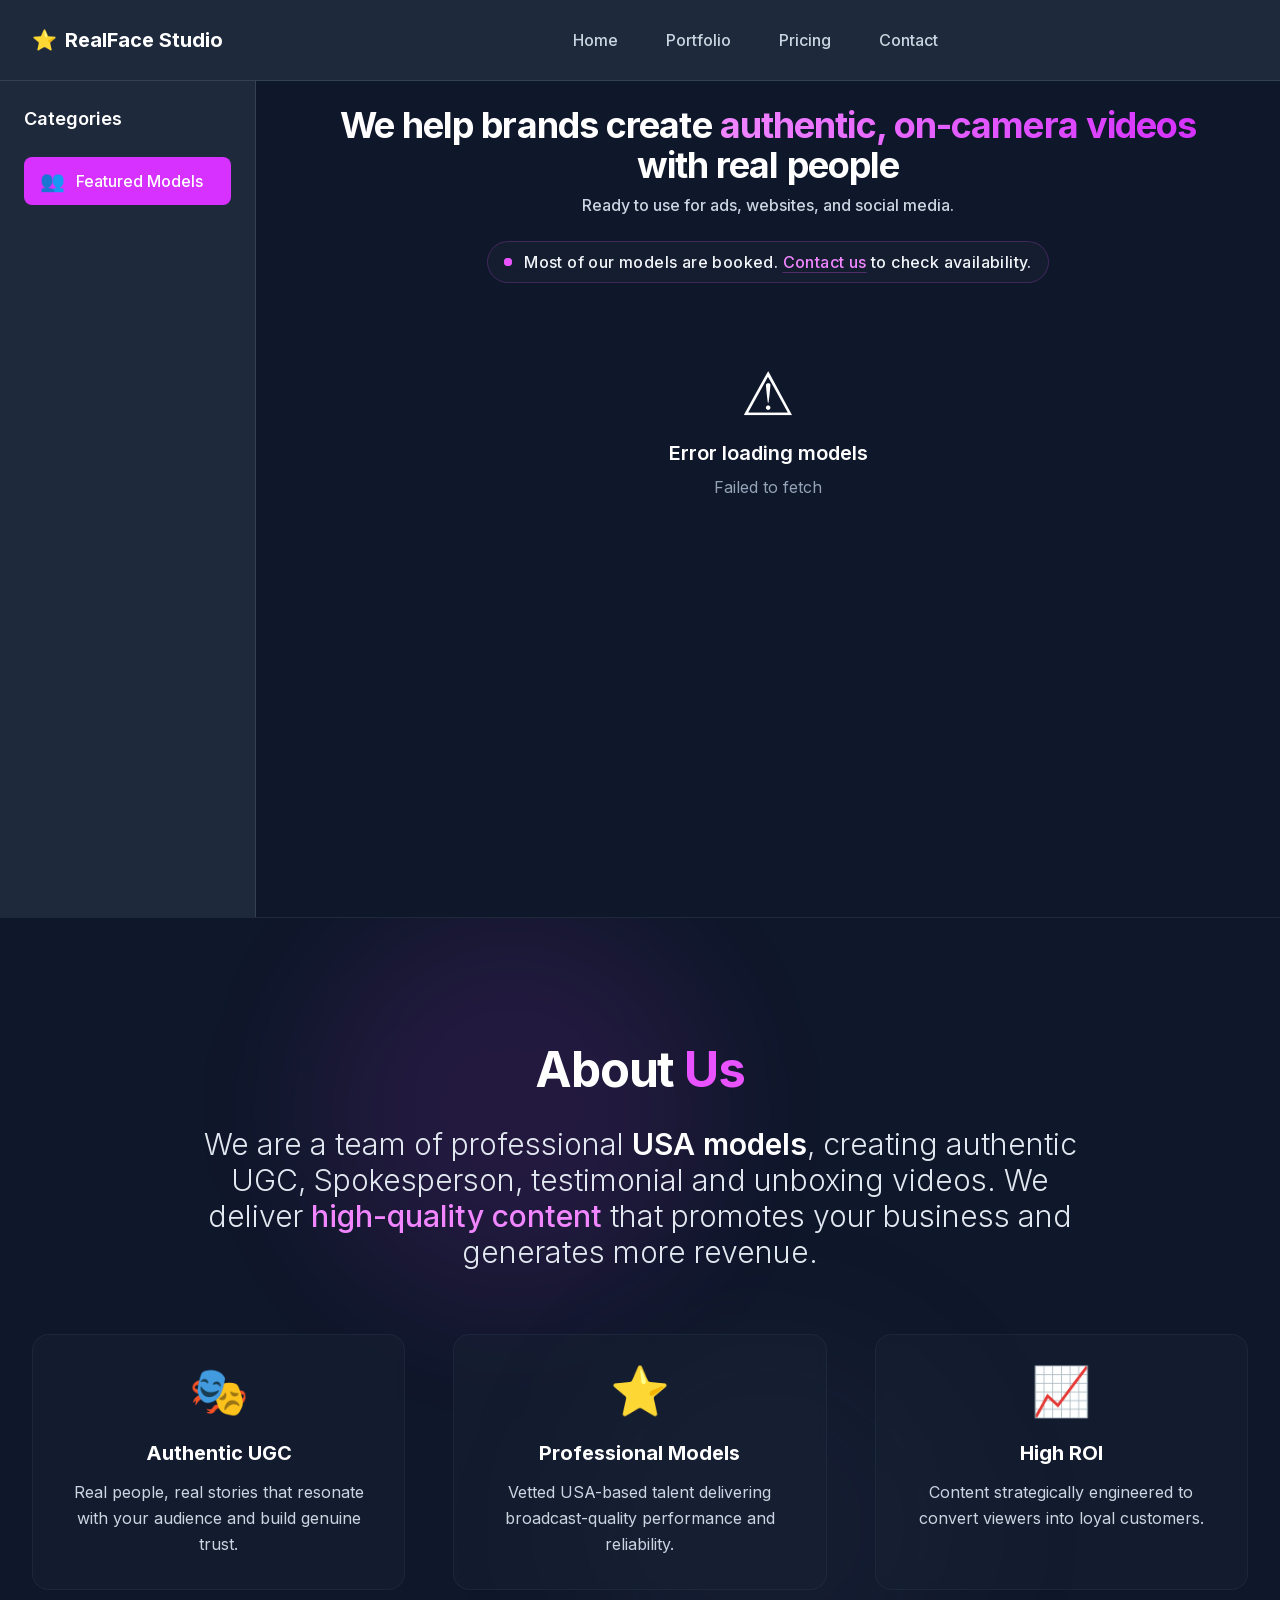
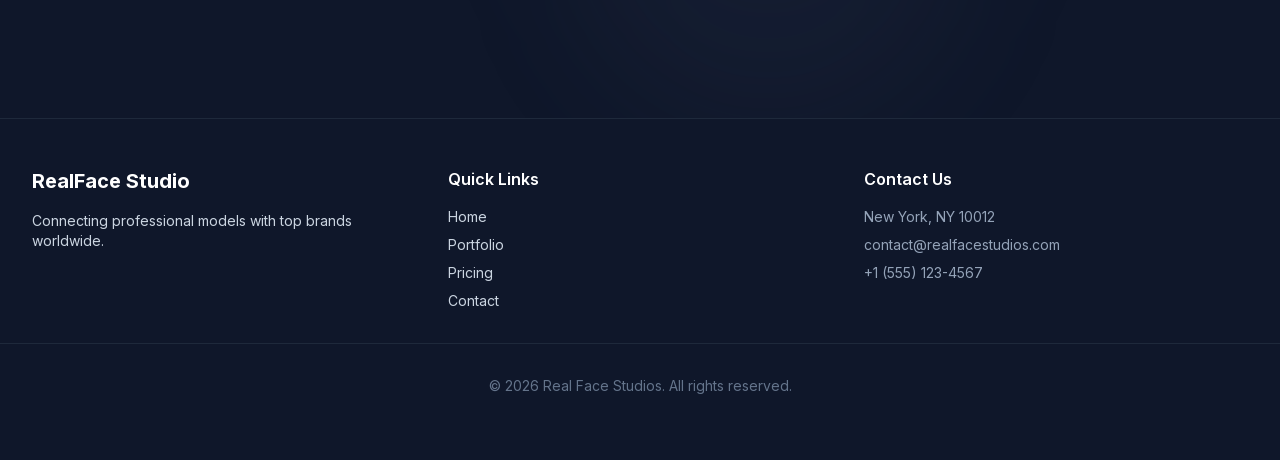
<file: index.html>
<!DOCTYPE html><html lang="en"><head><meta charSet="utf-8"/><meta name="viewport" content="width=device-width, initial-scale=1"/><link rel="preload" href="/_next/static/media/e4af272ccee01ff0-s.p.woff2" as="font" crossorigin="" type="font/woff2"/><link rel="stylesheet" href="/_next/static/css/78fd6d817c1ef994.css" crossorigin="" data-precedence="next"/><link rel="preload" as="script" fetchPriority="low" href="/_next/static/chunks/webpack-d167e881cf4f05d1.js" crossorigin=""/><script src="/_next/static/chunks/fd9d1056-32ebfd89680de79d.js" async="" crossorigin=""></script><script src="/_next/static/chunks/472-3ddfe5df2a9d2d48.js" async="" crossorigin=""></script><script src="/_next/static/chunks/main-app-21e04f82b79b4513.js" async="" crossorigin=""></script><script src="/_next/static/chunks/569-47d28bf33d768917.js" async=""></script><script src="/_next/static/chunks/846-f56c59300eda2d5d.js" async=""></script><script src="/_next/static/chunks/648-46286bd0dc8b2770.js" async=""></script><script src="/_next/static/chunks/app/page-80aabc726f6070ac.js" async=""></script><script src="/_next/static/chunks/app/layout-02c7192b5a749764.js" async=""></script><title>RealFace Studio - Professional Modeling Agency</title><meta name="description" content="RealFace Studio connects professional models with top brands for UGC, commercials, and more."/><link rel="shortcut icon" href="/icon.svg"/><link rel="icon" href="/icon.svg"/><link rel="apple-touch-icon" href="/icon.svg"/><meta name="next-size-adjust"/><script src="/_next/static/chunks/polyfills-c67a75d1b6f99dc8.js" crossorigin="" noModule=""></script></head><body class="__className_f367f3"><div class="flex flex-col min-h-screen"><div class="flex-grow"><div class="min-h-screen bg-primary-900"><header class="bg-primary-800 border-b border-primary-700 sticky top-0 z-40"><div class="max-w-7xl mx-auto px-3 sm:px-4 lg:px-8"><div class="flex justify-between items-center h-16 sm:h-20"><div class="flex items-center min-w-0"><div class="flex-shrink-0"><a class="flex items-center gap-1.5 sm:gap-2" href="/"><h1 class="text-base sm:text-xl font-bold text-white flex items-center gap-1.5 sm:gap-2"><span class="text-accent-500">⭐</span><span class="truncate">RealFace Studio</span></h1></a></div></div><nav class="hidden md:block"><div class="ml-10 flex items-baseline space-x-4"><a class="px-4 py-2.5 rounded-md text-base font-medium transition-colors text-white bg-accent-600" href="/">Home</a><a class="px-4 py-2.5 rounded-md text-base font-medium transition-colors text-primary-300 hover:text-white hover:bg-primary-700" href="/portfolio/">Portfolio</a><a class="px-4 py-2.5 rounded-md text-base font-medium transition-colors text-primary-300 hover:text-white hover:bg-primary-700" href="/pricing/">Pricing</a><a class="px-4 py-2.5 rounded-md text-base font-medium transition-colors text-primary-300 hover:text-white hover:bg-primary-700" href="/contact/">Contact</a></div></nav><div class="flex items-center gap-2 sm:gap-4"><button class="md:hidden text-primary-300 hover:text-white p-2 rounded-md transition-colors"><svg class="w-6 h-6" fill="none" stroke="currentColor" viewBox="0 0 24 24"><path stroke-linecap="round" stroke-linejoin="round" stroke-width="2" d="M4 6h16M4 12h16M4 18h16"></path></svg></button></div></div></div></header><div class="flex flex-col lg:flex-row"><div class="hidden lg:block"><aside class="hidden lg:block w-64 bg-primary-800 border-r border-primary-700 min-h-[calc(100vh-4rem)] sticky top-16"><div class="p-4 lg:p-6"><h3 class="text-lg font-semibold text-white mb-6">Categories</h3><nav class="space-y-2"><button class="category-btn active"><span class="text-xl w-6 h-6 flex items-center justify-center flex-shrink-0"><span>👥</span></span><span class="font-medium">Featured Models</span></button></nav></div></aside></div><div class="lg:hidden bg-primary-800 border-b border-primary-700 px-4 py-3 overflow-x-auto"><div class="flex gap-2 min-w-max"><button class="px-4 py-2 rounded-md text-sm font-medium whitespace-nowrap transition-colors bg-accent-600 text-white"><span class="mr-2">👥</span>Featured Models</button></div></div><main class="flex-1 pt-2 sm:pt-4 lg:pt-6 px-3 sm:px-4 lg:px-6"><div class="max-w-[1440px] mx-auto"><div class="mb-4 sm:mb-6 text-center max-w-4xl mx-auto"><h1 class="text-2xl sm:text-3xl md:text-4xl font-bold text-white mb-2 leading-tight tracking-tight">We help brands create <span class="text-transparent bg-clip-text bg-gradient-to-r from-accent-400 to-accent-600">authentic, on-camera videos</span> with real people</h1><p class="text-sm sm:text-base text-primary-300 font-medium">Ready to use for ads, websites, and social media.</p></div><div class="mb-4 flex justify-center"><button class="group relative px-4 py-2 bg-primary-800/40 backdrop-blur-md border border-accent-500/20 rounded-full overflow-hidden transition-all duration-500 hover:border-accent-500/50 hover:shadow-[0_0_30px_rgba(var(--accent-rgb),0.15)] hover:scale-[1.02] active:scale-95"><div class="flex items-center gap-3 text-sm sm:text-base"><span class="relative flex h-2 w-2"><span class="animate-ping absolute inline-flex h-full w-full rounded-full bg-accent-400 opacity-75"></span><span class="relative inline-flex rounded-full h-2 w-2 bg-accent-500"></span></span><span class="text-primary-100 font-medium tracking-wide group-hover:text-white transition-colors">Most of our models are booked. <span class="text-accent-400 group-hover:text-accent-300 underline underline-offset-4 decoration-accent-500/30 transition-colors">Contact us</span> to check availability.</span></div><div class="absolute inset-0 bg-gradient-to-r from-transparent via-accent-500/5 to-transparent -translate-x-full group-hover:translate-x-full transition-transform duration-1000"></div></button></div><div class="text-center py-16"><div class="text-6xl mb-4 animate-pulse">⏳</div><h3 class="text-xl font-semibold text-white mb-2">Loading models...</h3></div></div></main></div><section class="relative py-20 sm:py-24 lg:py-32 bg-primary-900 overflow-hidden border-t border-primary-800"><div class="absolute top-0 left-1/2 -translate-x-1/2 w-full h-full max-w-7xl pointer-events-none"><div class="absolute top-0 left-1/4 w-96 h-96 bg-accent-600/10 rounded-full blur-3xl"></div><div class="absolute bottom-0 right-1/4 w-96 h-96 bg-primary-600/10 rounded-full blur-3xl"></div></div><div class="relative max-w-7xl mx-auto px-4 sm:px-6 lg:px-8 text-center"><h2 class="text-3xl sm:text-4xl lg:text-5xl font-bold text-white mb-8 tracking-tight">About <span class="text-accent-500">Us</span></h2><div class="max-w-4xl mx-auto mb-16"><p class="text-xl sm:text-2xl lg:text-3xl text-primary-200 leading-relaxed font-light">We are a team of professional <span class="text-white font-semibold">USA models</span>, creating authentic UGC, Spokesperson, testimonial and unboxing videos. We deliver <span class="text-accent-400 font-medium">high-quality content</span> that promotes your business and generates more revenue.</p></div><div class="grid grid-cols-1 md:grid-cols-3 gap-8 lg:gap-12"><div class="p-8 rounded-2xl bg-primary-800/30 border border-primary-700/30 backdrop-blur-sm hover:bg-primary-800/50 transition-colors duration-300"><div class="text-5xl mb-6">🎭</div><h3 class="text-xl font-bold text-white mb-3">Authentic UGC</h3><p class="text-primary-300 leading-relaxed">Real people, real stories that resonate with your audience and build genuine trust.</p></div><div class="p-8 rounded-2xl bg-primary-800/30 border border-primary-700/30 backdrop-blur-sm hover:bg-primary-800/50 transition-colors duration-300"><div class="text-5xl mb-6">⭐</div><h3 class="text-xl font-bold text-white mb-3">Professional Models</h3><p class="text-primary-300 leading-relaxed">Vetted USA-based talent delivering broadcast-quality performance and reliability.</p></div><div class="p-8 rounded-2xl bg-primary-800/30 border border-primary-700/30 backdrop-blur-sm hover:bg-primary-800/50 transition-colors duration-300"><div class="text-5xl mb-6">📈</div><h3 class="text-xl font-bold text-white mb-3">High ROI</h3><p class="text-primary-300 leading-relaxed">Content strategically engineered to convert viewers into loyal customers.</p></div></div></div></section></div></div><footer class="bg-primary-950 border-t border-primary-800 py-12"><div class="max-w-7xl mx-auto px-4 sm:px-6 lg:px-8"><div class="grid grid-cols-1 md:grid-cols-3 gap-8 mb-8"><div><h3 class="text-xl font-bold text-white mb-4">RealFace Studio</h3><p class="text-primary-300 text-sm">Connecting professional models with top brands worldwide.</p></div><div><h3 class="text-white font-semibold mb-4">Quick Links</h3><ul class="space-y-2 text-sm"><li><a class="text-primary-300 hover:text-white transition-colors" href="/">Home</a></li><li><a class="text-primary-300 hover:text-white transition-colors" href="/portfolio/">Portfolio</a></li><li><a class="text-primary-300 hover:text-white transition-colors" href="/pricing/">Pricing</a></li><li><a class="text-primary-300 hover:text-white transition-colors" href="/contact/">Contact</a></li></ul></div><div><h3 class="text-white font-semibold mb-4">Contact Us</h3><ul class="space-y-2 text-sm text-primary-400"><li>New York, NY 10012</li><li>contact@realfacestudios.com</li><li>+1 (555) 123-4567</li></ul></div></div></div><div class="border-t border-primary-800 pt-8"><p class="text-primary-500 text-sm text-center">© <!-- -->2026<!-- --> Real Face Studios. All rights reserved.</p><div class="flex gap-4 justify-center mt-4"><a href="https://instagram.com/realfacestudios" target="_blank" rel="noopener noreferrer" aria-label="Instagram" class="text-primary-400 hover:text-accent-400 transition-colors p-2 rounded-full hover:bg-primary-800"><svg class="w-5 h-5" fill="currentColor" viewBox="0 0 24 24" aria-hidden="true"><path d="M12 2.163c3.204 0 3.584.012 4.85.07 3.252.148 4.771 1.691 4.919 4.919.058 1.265.069 1.645.069 4.849 0 3.205-.012 3.584-.069 4.849-.149 3.225-1.664 4.771-4.919 4.919-1.266.058-1.644.07-4.85.07-3.204 0-3.584-.012-4.849-.07-3.26-.149-4.771-1.699-4.919-4.92-.058-1.265-.07-1.644-.07-4.849 0-3.204.012-3.583.07-4.849.149-3.227 1.664-4.771 4.919-4.919 1.266-.057 1.645-.069 4.849-.069zM12 0C8.741 0 8.333.014 7.053.072 2.695.272.273 2.69.073 7.052.014 8.333 0 8.741 0 12c0 3.259.014 3.668.072 4.948.2 4.358 2.618 6.78 6.98 6.98C8.333 23.986 8.741 24 12 24c3.259 0 3.668-.014 4.948-.072 4.354-.2 6.782-2.618 6.979-6.98.059-1.28.073-1.689.073-4.948 0-3.259-.014-3.667-.072-4.947-.196-4.354-2.617-6.78-6.979-6.98C15.668.014 15.259 0 12 0zm0 5.838a6.162 6.162 0 100 12.324 6.162 6.162 0 000-12.324zM12 16a4 4 0 110-8 4 4 0 010 8zm6.406-11.845a1.44 1.44 0 100 2.881 1.44 1.44 0 000-2.881z"/></svg></a><a href="https://tiktok.com/@realfacestudios" target="_blank" rel="noopener noreferrer" aria-label="TikTok" class="text-primary-400 hover:text-accent-400 transition-colors p-2 rounded-full hover:bg-primary-800"><svg class="w-5 h-5" fill="currentColor" viewBox="0 0 24 24" aria-hidden="true"><path d="M19.59 6.69a4.83 4.83 0 01-3.77-4.25V2h-3.45v13.67a2.89 2.89 0 01-5.2 1.74 2.89 2.89 0 012.31-4.64 2.93 2.93 0 01.88.13V9.4a6.84 6.84 0 00-1-.05A6.33 6.33 0 005 20.1a6.34 6.34 0 0010.86-4.43v-7a8.16 8.16 0 004.77 1.52v-3.4a4.85 4.85 0 01-1.04-.1z"/></svg></a><a href="https://youtube.com/@realfacestudios" target="_blank" rel="noopener noreferrer" aria-label="YouTube" class="text-primary-400 hover:text-accent-400 transition-colors p-2 rounded-full hover:bg-primary-800"><svg class="w-5 h-5" fill="currentColor" viewBox="0 0 24 24" aria-hidden="true"><path d="M23.498 6.186a3.016 3.016 0 00-2.122-2.136C19.505 3.545 12 3.545 12 3.545s-7.505 0-9.377.505A3.017 3.017 0 00.502 6.186C0 8.07 0 12 0 12s0 3.93.502 5.814a3.016 3.016 0 002.122 2.136c1.871.505 9.376.505 9.376.505s7.505 0 9.377-.505a3.015 3.015 0 002.122-2.136C24 15.93 24 12 24 12s0-3.93-.502-5.814zM9.545 15.568V8.432L15.818 12l-6.273 3.568z"/></svg></a><a href="https://x.com/realfacestudios" target="_blank" rel="noopener noreferrer" aria-label="X" class="text-primary-400 hover:text-accent-400 transition-colors p-2 rounded-full hover:bg-primary-800"><svg class="w-5 h-5" fill="currentColor" viewBox="0 0 24 24" aria-hidden="true"><path d="M18.244 2.25h3.308l-7.227 8.26 8.502 11.24H16.17l-5.214-6.817L4.99 21.75H1.68l7.73-8.835L1.254 2.25H8.08l4.713 6.231zm-1.161 17.52h1.833L7.084 4.126H5.117z"/></svg></a><a href="https://linkedin.com/company/realfacestudios" target="_blank" rel="noopener noreferrer" aria-label="LinkedIn" class="text-primary-400 hover:text-accent-400 transition-colors p-2 rounded-full hover:bg-primary-800"><svg class="w-5 h-5" fill="currentColor" viewBox="0 0 24 24" aria-hidden="true"><path d="M20.447 20.452h-3.554v-5.569c0-1.328-.027-3.037-1.852-3.037-1.853 0-2.136 1.445-2.136 2.939v5.667H9.351V9h3.414v1.561h.046c.477-.9 1.637-1.85 3.37-1.85 3.601 0 4.267 2.37 4.267 5.455v6.286zM5.337 7.433a2.062 2.062 0 01-2.063-2.065 2.064 2.064 0 112.063 2.065zm1.782 13.019H3.555V9h3.564v11.452zM22.225 0H1.771C.792 0 0 .774 0 1.729v20.542C0 23.227.792 24 1.771 24h20.451C23.2 24 24 23.227 24 22.271V1.729C24 .774 23.2 0 22.225 0z"/></svg></a></div></div></footer></div><script src="/_next/static/chunks/webpack-d167e881cf4f05d1.js" crossorigin="" async=""></script><script>(self.__next_f=self.__next_f||[]).push([0]);self.__next_f.push([2,null])</script><script>self.__next_f.push([1,"1:HL[\"/_next/static/media/e4af272ccee01ff0-s.p.woff2\",\"font\",{\"crossOrigin\":\"\",\"type\":\"font/woff2\"}]\n2:HL[\"/_next/static/css/78fd6d817c1ef994.css\",\"style\",{\"crossOrigin\":\"\"}]\n0:\"$L3\"\n"])</script><script>self.__next_f.push([1,"4:I[3728,[],\"\"]\n6:I[9928,[],\"\"]\n7:I[6954,[],\"\"]\n8:I[7264,[],\"\"]\na:I[8297,[],\"\"]\nb:I[6802,[\"569\",\"static/chunks/569-47d28bf33d768917.js\",\"846\",\"static/chunks/846-f56c59300eda2d5d.js\",\"648\",\"static/chunks/648-46286bd0dc8b2770.js\",\"931\",\"static/chunks/app/page-80aabc726f6070ac.js\"],\"\"]\nc:I[9585,[\"569\",\"static/chunks/569-47d28bf33d768917.js\",\"185\",\"static/chunks/app/layout-02c7192b5a749764.js\"],\"\"]\nd:I[8006,[\"569\",\"static/chunks/569-47d28bf33d768917.js\",\"185\",\"static/chunks/app/layout-02c7192b5a749764.js\"],\"\"]\n"])</script><script>self.__next_f.push([1,"3:[[[\"$\",\"link\",\"0\",{\"rel\":\"stylesheet\",\"href\":\"/_next/static/css/78fd6d817c1ef994.css\",\"precedence\":\"next\",\"crossOrigin\":\"\"}]],[\"$\",\"$L4\",null,{\"buildId\":\"UuqcBj8hN9ZreSaHojXQX\",\"assetPrefix\":\"\",\"initialCanonicalUrl\":\"/\",\"initialTree\":[\"\",{\"children\":[\"__PAGE__\",{}]},\"$undefined\",\"$undefined\",true],\"initialHead\":[false,\"$L5\"],\"globalErrorComponent\":\"$6\",\"children\":[null,[\"$\",\"html\",null,{\"lang\":\"en\",\"children\":[\"$\",\"body\",null,{\"className\":\"__className_f367f3\",\"children\":[\"$\",\"div\",null,{\"className\":\"flex flex-col min-h-screen\",\"children\":[[\"$\",\"div\",null,{\"className\":\"flex-grow\",\"children\":[\"$\",\"$L7\",null,{\"parallelRouterKey\":\"children\",\"segmentPath\":[\"children\"],\"loading\":\"$undefined\",\"loadingStyles\":\"$undefined\",\"loadingScripts\":\"$undefined\",\"hasLoading\":false,\"error\":\"$undefined\",\"errorStyles\":\"$undefined\",\"errorScripts\":\"$undefined\",\"template\":[\"$\",\"$L8\",null,{}],\"templateStyles\":\"$undefined\",\"templateScripts\":\"$undefined\",\"notFound\":[[\"$\",\"title\",null,{\"children\":\"404: This page could not be found.\"}],[\"$\",\"div\",null,{\"style\":{\"fontFamily\":\"system-ui,\\\"Segoe UI\\\",Roboto,Helvetica,Arial,sans-serif,\\\"Apple Color Emoji\\\",\\\"Segoe UI Emoji\\\"\",\"height\":\"100vh\",\"textAlign\":\"center\",\"display\":\"flex\",\"flexDirection\":\"column\",\"alignItems\":\"center\",\"justifyContent\":\"center\"},\"children\":[\"$\",\"div\",null,{\"children\":[[\"$\",\"style\",null,{\"dangerouslySetInnerHTML\":{\"__html\":\"body{color:#000;background:#fff;margin:0}.next-error-h1{border-right:1px solid rgba(0,0,0,.3)}@media (prefers-color-scheme:dark){body{color:#fff;background:#000}.next-error-h1{border-right:1px solid rgba(255,255,255,.3)}}\"}}],[\"$\",\"h1\",null,{\"className\":\"next-error-h1\",\"style\":{\"display\":\"inline-block\",\"margin\":\"0 20px 0 0\",\"padding\":\"0 23px 0 0\",\"fontSize\":24,\"fontWeight\":500,\"verticalAlign\":\"top\",\"lineHeight\":\"49px\"},\"children\":\"404\"}],[\"$\",\"div\",null,{\"style\":{\"display\":\"inline-block\"},\"children\":[\"$\",\"h2\",null,{\"style\":{\"fontSize\":14,\"fontWeight\":400,\"lineHeight\":\"49px\",\"margin\":0},\"children\":\"This page could not be found.\"}]}]]}]}]],\"notFoundStyles\":[],\"initialChildNode\":[\"$L9\",[\"$\",\"$La\",null,{\"propsForComponent\":{\"params\":{}},\"Component\":\"$b\",\"isStaticGeneration\":true}],null],\"childPropSegment\":\"__PAGE__\",\"styles\":null}]}],[\"$\",\"$Lc\",null,{}],[\"$\",\"$Ld\",null,{}]]}]}]}],null]}]]\n"])</script><script>self.__next_f.push([1,"5:[[\"$\",\"meta\",\"0\",{\"name\":\"viewport\",\"content\":\"width=device-width, initial-scale=1\"}],[\"$\",\"meta\",\"1\",{\"charSet\":\"utf-8\"}],[\"$\",\"title\",\"2\",{\"children\":\"RealFace Studio - Professional Modeling Agency\"}],[\"$\",\"meta\",\"3\",{\"name\":\"description\",\"content\":\"RealFace Studio connects professional models with top brands for UGC, commercials, and more.\"}],[\"$\",\"link\",\"4\",{\"rel\":\"shortcut icon\",\"href\":\"/icon.svg\"}],[\"$\",\"link\",\"5\",{\"rel\":\"icon\",\"href\":\"/icon.svg\"}],[\"$\",\"link\",\"6\",{\"rel\":\"apple-touch-icon\",\"href\":\"/icon.svg\"}],[\"$\",\"meta\",\"7\",{\"name\":\"next-size-adjust\"}]]\n"])</script><script>self.__next_f.push([1,"9:null\n"])</script><script>self.__next_f.push([1,""])</script></body></html>
</file>
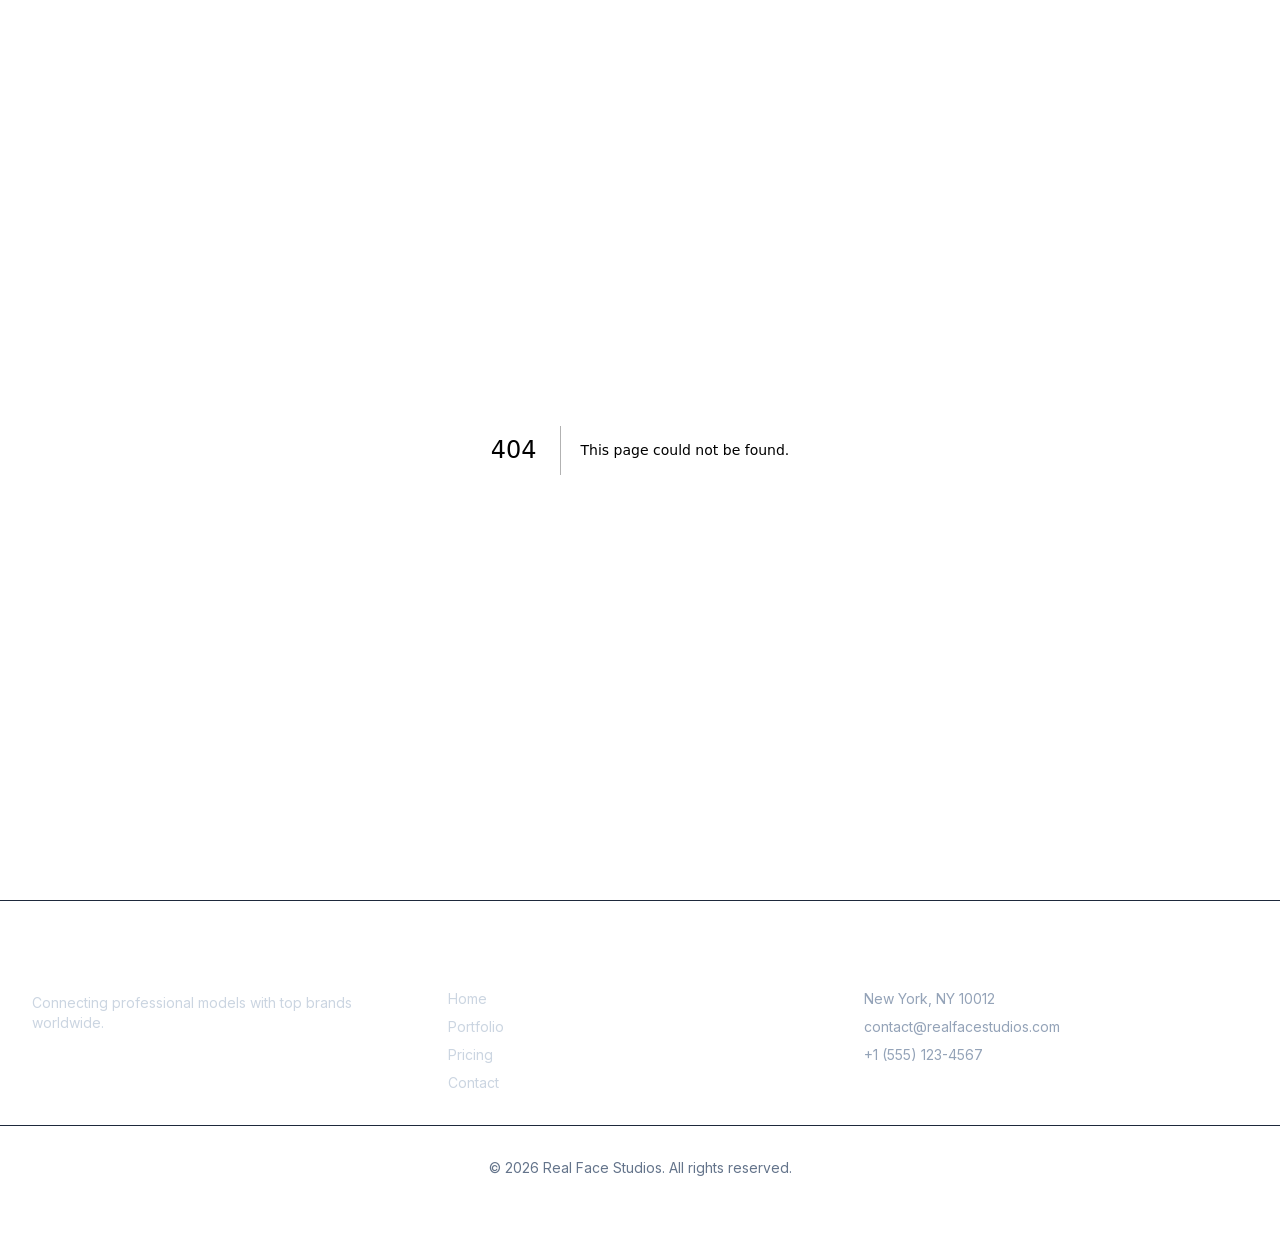
<file: 404/index.html>
<!DOCTYPE html><html lang="en"><head><meta charSet="utf-8"/><meta name="viewport" content="width=device-width, initial-scale=1"/><link rel="preload" href="/_next/static/media/e4af272ccee01ff0-s.p.woff2" as="font" crossorigin="" type="font/woff2"/><link rel="stylesheet" href="/_next/static/css/78fd6d817c1ef994.css" crossorigin="" data-precedence="next"/><link rel="preload" as="script" fetchPriority="low" href="/_next/static/chunks/webpack-d167e881cf4f05d1.js" crossorigin=""/><script src="/_next/static/chunks/fd9d1056-32ebfd89680de79d.js" async="" crossorigin=""></script><script src="/_next/static/chunks/472-3ddfe5df2a9d2d48.js" async="" crossorigin=""></script><script src="/_next/static/chunks/main-app-21e04f82b79b4513.js" async="" crossorigin=""></script><script src="/_next/static/chunks/569-47d28bf33d768917.js" async=""></script><script src="/_next/static/chunks/app/layout-02c7192b5a749764.js" async=""></script><title>404: This page could not be found.</title><title>RealFace Studio - Professional Modeling Agency</title><meta name="description" content="RealFace Studio connects professional models with top brands for UGC, commercials, and more."/><link rel="shortcut icon" href="/icon.svg"/><link rel="icon" href="/icon.svg"/><link rel="apple-touch-icon" href="/icon.svg"/><meta name="next-size-adjust"/><script src="/_next/static/chunks/polyfills-c67a75d1b6f99dc8.js" crossorigin="" noModule=""></script></head><body class="__className_f367f3"><div class="flex flex-col min-h-screen"><div class="flex-grow"><div style="font-family:system-ui,&quot;Segoe UI&quot;,Roboto,Helvetica,Arial,sans-serif,&quot;Apple Color Emoji&quot;,&quot;Segoe UI Emoji&quot;;height:100vh;text-align:center;display:flex;flex-direction:column;align-items:center;justify-content:center"><div><style>body{color:#000;background:#fff;margin:0}.next-error-h1{border-right:1px solid rgba(0,0,0,.3)}@media (prefers-color-scheme:dark){body{color:#fff;background:#000}.next-error-h1{border-right:1px solid rgba(255,255,255,.3)}}</style><h1 class="next-error-h1" style="display:inline-block;margin:0 20px 0 0;padding:0 23px 0 0;font-size:24px;font-weight:500;vertical-align:top;line-height:49px">404</h1><div style="display:inline-block"><h2 style="font-size:14px;font-weight:400;line-height:49px;margin:0">This page could not be found.</h2></div></div></div></div><footer class="bg-primary-950 border-t border-primary-800 py-12"><div class="max-w-7xl mx-auto px-4 sm:px-6 lg:px-8"><div class="grid grid-cols-1 md:grid-cols-3 gap-8 mb-8"><div><h3 class="text-xl font-bold text-white mb-4">RealFace Studio</h3><p class="text-primary-300 text-sm">Connecting professional models with top brands worldwide.</p></div><div><h3 class="text-white font-semibold mb-4">Quick Links</h3><ul class="space-y-2 text-sm"><li><a class="text-primary-300 hover:text-white transition-colors" href="/">Home</a></li><li><a class="text-primary-300 hover:text-white transition-colors" href="/portfolio/">Portfolio</a></li><li><a class="text-primary-300 hover:text-white transition-colors" href="/pricing/">Pricing</a></li><li><a class="text-primary-300 hover:text-white transition-colors" href="/contact/">Contact</a></li></ul></div><div><h3 class="text-white font-semibold mb-4">Contact Us</h3><ul class="space-y-2 text-sm text-primary-400"><li>New York, NY 10012</li><li>contact@realfacestudios.com</li><li>+1 (555) 123-4567</li></ul></div></div></div><div class="border-t border-primary-800 pt-8"><p class="text-primary-500 text-sm text-center">© <!-- -->2026<!-- --> Real Face Studios. All rights reserved.</p><div class="flex gap-4 justify-center mt-4"><a href="https://instagram.com/realfacestudios" target="_blank" rel="noopener noreferrer" aria-label="Instagram" class="text-primary-400 hover:text-accent-400 transition-colors p-2 rounded-full hover:bg-primary-800"><svg class="w-5 h-5" fill="currentColor" viewBox="0 0 24 24" aria-hidden="true"><path d="M12 2.163c3.204 0 3.584.012 4.85.07 3.252.148 4.771 1.691 4.919 4.919.058 1.265.069 1.645.069 4.849 0 3.205-.012 3.584-.069 4.849-.149 3.225-1.664 4.771-4.919 4.919-1.266.058-1.644.07-4.85.07-3.204 0-3.584-.012-4.849-.07-3.26-.149-4.771-1.699-4.919-4.92-.058-1.265-.07-1.644-.07-4.849 0-3.204.012-3.583.07-4.849.149-3.227 1.664-4.771 4.919-4.919 1.266-.057 1.645-.069 4.849-.069zM12 0C8.741 0 8.333.014 7.053.072 2.695.272.273 2.69.073 7.052.014 8.333 0 8.741 0 12c0 3.259.014 3.668.072 4.948.2 4.358 2.618 6.78 6.98 6.98C8.333 23.986 8.741 24 12 24c3.259 0 3.668-.014 4.948-.072 4.354-.2 6.782-2.618 6.979-6.98.059-1.28.073-1.689.073-4.948 0-3.259-.014-3.667-.072-4.947-.196-4.354-2.617-6.78-6.979-6.98C15.668.014 15.259 0 12 0zm0 5.838a6.162 6.162 0 100 12.324 6.162 6.162 0 000-12.324zM12 16a4 4 0 110-8 4 4 0 010 8zm6.406-11.845a1.44 1.44 0 100 2.881 1.44 1.44 0 000-2.881z"/></svg></a><a href="https://tiktok.com/@realfacestudios" target="_blank" rel="noopener noreferrer" aria-label="TikTok" class="text-primary-400 hover:text-accent-400 transition-colors p-2 rounded-full hover:bg-primary-800"><svg class="w-5 h-5" fill="currentColor" viewBox="0 0 24 24" aria-hidden="true"><path d="M19.59 6.69a4.83 4.83 0 01-3.77-4.25V2h-3.45v13.67a2.89 2.89 0 01-5.2 1.74 2.89 2.89 0 012.31-4.64 2.93 2.93 0 01.88.13V9.4a6.84 6.84 0 00-1-.05A6.33 6.33 0 005 20.1a6.34 6.34 0 0010.86-4.43v-7a8.16 8.16 0 004.77 1.52v-3.4a4.85 4.85 0 01-1.04-.1z"/></svg></a><a href="https://youtube.com/@realfacestudios" target="_blank" rel="noopener noreferrer" aria-label="YouTube" class="text-primary-400 hover:text-accent-400 transition-colors p-2 rounded-full hover:bg-primary-800"><svg class="w-5 h-5" fill="currentColor" viewBox="0 0 24 24" aria-hidden="true"><path d="M23.498 6.186a3.016 3.016 0 00-2.122-2.136C19.505 3.545 12 3.545 12 3.545s-7.505 0-9.377.505A3.017 3.017 0 00.502 6.186C0 8.07 0 12 0 12s0 3.93.502 5.814a3.016 3.016 0 002.122 2.136c1.871.505 9.376.505 9.376.505s7.505 0 9.377-.505a3.015 3.015 0 002.122-2.136C24 15.93 24 12 24 12s0-3.93-.502-5.814zM9.545 15.568V8.432L15.818 12l-6.273 3.568z"/></svg></a><a href="https://x.com/realfacestudios" target="_blank" rel="noopener noreferrer" aria-label="X" class="text-primary-400 hover:text-accent-400 transition-colors p-2 rounded-full hover:bg-primary-800"><svg class="w-5 h-5" fill="currentColor" viewBox="0 0 24 24" aria-hidden="true"><path d="M18.244 2.25h3.308l-7.227 8.26 8.502 11.24H16.17l-5.214-6.817L4.99 21.75H1.68l7.73-8.835L1.254 2.25H8.08l4.713 6.231zm-1.161 17.52h1.833L7.084 4.126H5.117z"/></svg></a><a href="https://linkedin.com/company/realfacestudios" target="_blank" rel="noopener noreferrer" aria-label="LinkedIn" class="text-primary-400 hover:text-accent-400 transition-colors p-2 rounded-full hover:bg-primary-800"><svg class="w-5 h-5" fill="currentColor" viewBox="0 0 24 24" aria-hidden="true"><path d="M20.447 20.452h-3.554v-5.569c0-1.328-.027-3.037-1.852-3.037-1.853 0-2.136 1.445-2.136 2.939v5.667H9.351V9h3.414v1.561h.046c.477-.9 1.637-1.85 3.37-1.85 3.601 0 4.267 2.37 4.267 5.455v6.286zM5.337 7.433a2.062 2.062 0 01-2.063-2.065 2.064 2.064 0 112.063 2.065zm1.782 13.019H3.555V9h3.564v11.452zM22.225 0H1.771C.792 0 0 .774 0 1.729v20.542C0 23.227.792 24 1.771 24h20.451C23.2 24 24 23.227 24 22.271V1.729C24 .774 23.2 0 22.225 0z"/></svg></a></div></div></footer></div><script src="/_next/static/chunks/webpack-d167e881cf4f05d1.js" crossorigin="" async=""></script><script>(self.__next_f=self.__next_f||[]).push([0]);self.__next_f.push([2,null])</script><script>self.__next_f.push([1,"1:HL[\"/_next/static/media/e4af272ccee01ff0-s.p.woff2\",\"font\",{\"crossOrigin\":\"\",\"type\":\"font/woff2\"}]\n2:HL[\"/_next/static/css/78fd6d817c1ef994.css\",\"style\",{\"crossOrigin\":\"\"}]\n0:\"$L3\"\n"])</script><script>self.__next_f.push([1,"4:I[3728,[],\"\"]\n6:I[9928,[],\"\"]\n7:I[6954,[],\"\"]\n8:I[7264,[],\"\"]\ne:I[9585,[\"569\",\"static/chunks/569-47d28bf33d768917.js\",\"185\",\"static/chunks/app/layout-02c7192b5a749764.js\"],\"\"]\nf:I[8006,[\"569\",\"static/chunks/569-47d28bf33d768917.js\",\"185\",\"static/chunks/app/layout-02c7192b5a749764.js\"],\"\"]\na:{\"fontFamily\":\"system-ui,\\\"Segoe UI\\\",Roboto,Helvetica,Arial,sans-serif,\\\"Apple Color Emoji\\\",\\\"Segoe UI Emoji\\\"\",\"height\":\"100vh\",\"textAlign\":\"center\",\"display\":\"flex\",\"flexDirection\":\"column\",\"alignItems\":\"center\",\"j"])</script><script>self.__next_f.push([1,"ustifyContent\":\"center\"}\nb:{\"display\":\"inline-block\",\"margin\":\"0 20px 0 0\",\"padding\":\"0 23px 0 0\",\"fontSize\":24,\"fontWeight\":500,\"verticalAlign\":\"top\",\"lineHeight\":\"49px\"}\nc:{\"display\":\"inline-block\"}\nd:{\"fontSize\":14,\"fontWeight\":400,\"lineHeight\":\"49px\",\"margin\":0}\n"])</script><script>self.__next_f.push([1,"3:[[[\"$\",\"link\",\"0\",{\"rel\":\"stylesheet\",\"href\":\"/_next/static/css/78fd6d817c1ef994.css\",\"precedence\":\"next\",\"crossOrigin\":\"\"}]],[\"$\",\"$L4\",null,{\"buildId\":\"UuqcBj8hN9ZreSaHojXQX\",\"assetPrefix\":\"\",\"initialCanonicalUrl\":\"/_not-found/\",\"initialTree\":[\"\",{\"children\":[\"__PAGE__\",{}]},\"$undefined\",\"$undefined\",true],\"initialHead\":[false,\"$L5\"],\"globalErrorComponent\":\"$6\",\"children\":[null,[\"$\",\"html\",null,{\"lang\":\"en\",\"children\":[\"$\",\"body\",null,{\"className\":\"__className_f367f3\",\"children\":[\"$\",\"div\",null,{\"className\":\"flex flex-col min-h-screen\",\"children\":[[\"$\",\"div\",null,{\"className\":\"flex-grow\",\"children\":[\"$\",\"$L7\",null,{\"parallelRouterKey\":\"children\",\"segmentPath\":[\"children\"],\"loading\":\"$undefined\",\"loadingStyles\":\"$undefined\",\"loadingScripts\":\"$undefined\",\"hasLoading\":false,\"error\":\"$undefined\",\"errorStyles\":\"$undefined\",\"errorScripts\":\"$undefined\",\"template\":[\"$\",\"$L8\",null,{}],\"templateStyles\":\"$undefined\",\"templateScripts\":\"$undefined\",\"notFound\":[[\"$\",\"title\",null,{\"children\":\"404: This page could not be found.\"}],[\"$\",\"div\",null,{\"style\":{\"fontFamily\":\"system-ui,\\\"Segoe UI\\\",Roboto,Helvetica,Arial,sans-serif,\\\"Apple Color Emoji\\\",\\\"Segoe UI Emoji\\\"\",\"height\":\"100vh\",\"textAlign\":\"center\",\"display\":\"flex\",\"flexDirection\":\"column\",\"alignItems\":\"center\",\"justifyContent\":\"center\"},\"children\":[\"$\",\"div\",null,{\"children\":[[\"$\",\"style\",null,{\"dangerouslySetInnerHTML\":{\"__html\":\"body{color:#000;background:#fff;margin:0}.next-error-h1{border-right:1px solid rgba(0,0,0,.3)}@media (prefers-color-scheme:dark){body{color:#fff;background:#000}.next-error-h1{border-right:1px solid rgba(255,255,255,.3)}}\"}}],[\"$\",\"h1\",null,{\"className\":\"next-error-h1\",\"style\":{\"display\":\"inline-block\",\"margin\":\"0 20px 0 0\",\"padding\":\"0 23px 0 0\",\"fontSize\":24,\"fontWeight\":500,\"verticalAlign\":\"top\",\"lineHeight\":\"49px\"},\"children\":\"404\"}],[\"$\",\"div\",null,{\"style\":{\"display\":\"inline-block\"},\"children\":[\"$\",\"h2\",null,{\"style\":{\"fontSize\":14,\"fontWeight\":400,\"lineHeight\":\"49px\",\"margin\":0},\"children\":\"This page could not be found.\"}]}]]}]}]],\"notFoundStyles\":[],\"initialChildNode\":[\"$L9\",[[\"$\",\"title\",null,{\"children\":\"404: This page could not be found.\"}],[\"$\",\"div\",null,{\"style\":\"$a\",\"children\":[\"$\",\"div\",null,{\"children\":[[\"$\",\"style\",null,{\"dangerouslySetInnerHTML\":{\"__html\":\"body{color:#000;background:#fff;margin:0}.next-error-h1{border-right:1px solid rgba(0,0,0,.3)}@media (prefers-color-scheme:dark){body{color:#fff;background:#000}.next-error-h1{border-right:1px solid rgba(255,255,255,.3)}}\"}}],[\"$\",\"h1\",null,{\"className\":\"next-error-h1\",\"style\":\"$b\",\"children\":\"404\"}],[\"$\",\"div\",null,{\"style\":\"$c\",\"children\":[\"$\",\"h2\",null,{\"style\":\"$d\",\"children\":\"This page could not be found.\"}]}]]}]}]],null],\"childPropSegment\":\"__PAGE__\",\"styles\":null}]}],[\"$\",\"$Le\",null,{}],[\"$\",\"$Lf\",null,{}]]}]}]}],null]}]]\n"])</script><script>self.__next_f.push([1,"5:[[\"$\",\"meta\",\"0\",{\"name\":\"viewport\",\"content\":\"width=device-width, initial-scale=1\"}],[\"$\",\"meta\",\"1\",{\"charSet\":\"utf-8\"}],[\"$\",\"title\",\"2\",{\"children\":\"RealFace Studio - Professional Modeling Agency\"}],[\"$\",\"meta\",\"3\",{\"name\":\"description\",\"content\":\"RealFace Studio connects professional models with top brands for UGC, commercials, and more.\"}],[\"$\",\"link\",\"4\",{\"rel\":\"shortcut icon\",\"href\":\"/icon.svg\"}],[\"$\",\"link\",\"5\",{\"rel\":\"icon\",\"href\":\"/icon.svg\"}],[\"$\",\"link\",\"6\",{\"rel\":\"apple-touch-icon\",\"href\":\"/icon.svg\"}],[\"$\",\"meta\",\"7\",{\"name\":\"next-size-adjust\"}]]\n"])</script><script>self.__next_f.push([1,"9:null\n"])</script><script>self.__next_f.push([1,""])</script></body></html>
</file>
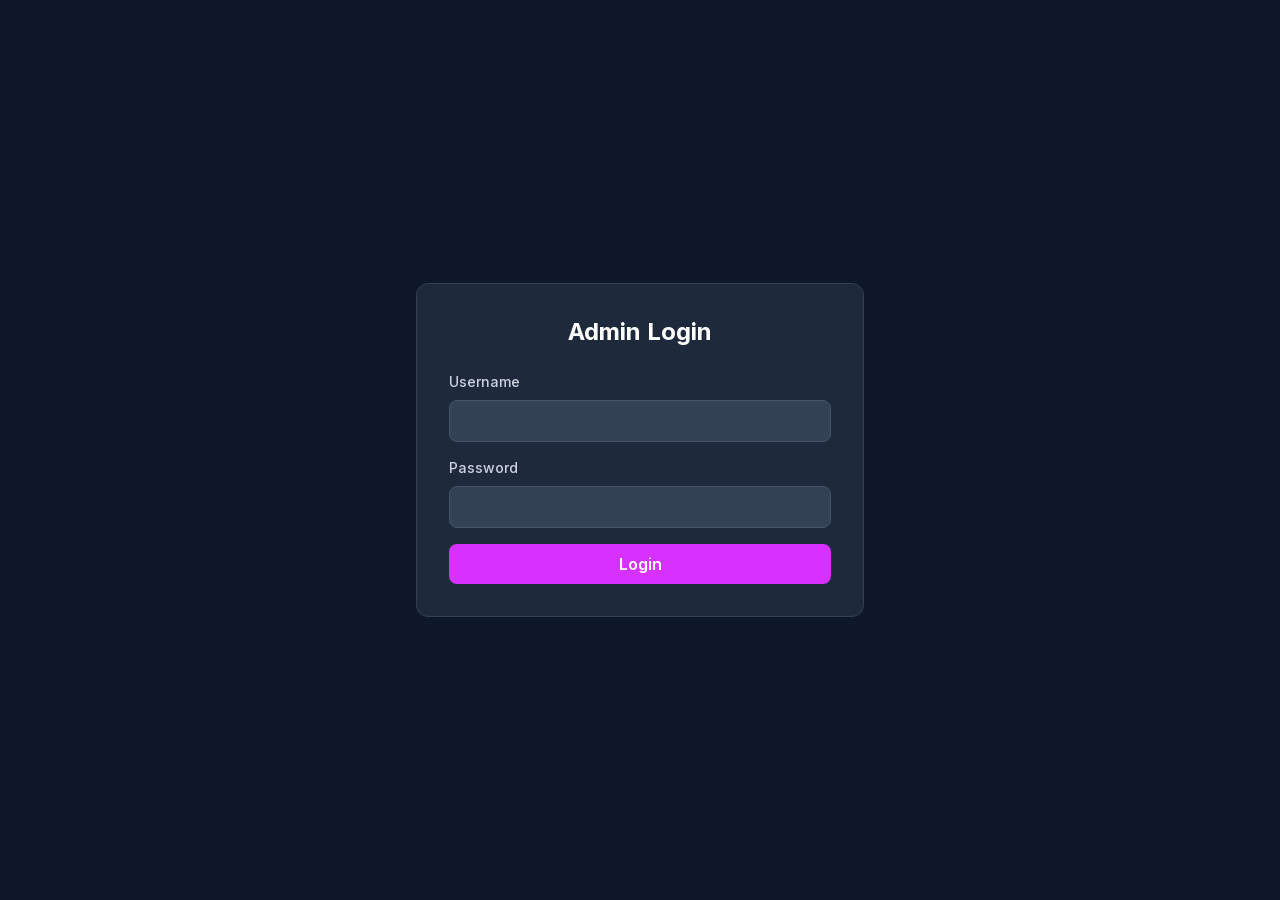
<file: admin/index.html>
<!DOCTYPE html><html lang="en"><head><meta charSet="utf-8"/><meta name="viewport" content="width=device-width, initial-scale=1"/><link rel="preload" href="/_next/static/media/e4af272ccee01ff0-s.p.woff2" as="font" crossorigin="" type="font/woff2"/><link rel="stylesheet" href="/_next/static/css/78fd6d817c1ef994.css" crossorigin="" data-precedence="next"/><link rel="preload" as="script" fetchPriority="low" href="/_next/static/chunks/webpack-d167e881cf4f05d1.js" crossorigin=""/><script src="/_next/static/chunks/fd9d1056-32ebfd89680de79d.js" async="" crossorigin=""></script><script src="/_next/static/chunks/472-3ddfe5df2a9d2d48.js" async="" crossorigin=""></script><script src="/_next/static/chunks/main-app-21e04f82b79b4513.js" async="" crossorigin=""></script><script src="/_next/static/chunks/app/admin/page-4c03ebb836d962f0.js" async=""></script><script src="/_next/static/chunks/569-47d28bf33d768917.js" async=""></script><script src="/_next/static/chunks/app/layout-02c7192b5a749764.js" async=""></script><title>RealFace Studio - Professional Modeling Agency</title><meta name="description" content="RealFace Studio connects professional models with top brands for UGC, commercials, and more."/><link rel="shortcut icon" href="/icon.svg"/><link rel="icon" href="/icon.svg"/><link rel="apple-touch-icon" href="/icon.svg"/><meta name="next-size-adjust"/><script src="/_next/static/chunks/polyfills-c67a75d1b6f99dc8.js" crossorigin="" noModule=""></script></head><body class="__className_f367f3"><div class="flex flex-col min-h-screen"><div class="flex-grow"><div class="min-h-screen bg-primary-900 flex items-center justify-center"><div class="text-primary-300">Redirecting to dashboard...</div></div></div></div><script src="/_next/static/chunks/webpack-d167e881cf4f05d1.js" crossorigin="" async=""></script><script>(self.__next_f=self.__next_f||[]).push([0]);self.__next_f.push([2,null])</script><script>self.__next_f.push([1,"1:HL[\"/_next/static/media/e4af272ccee01ff0-s.p.woff2\",\"font\",{\"crossOrigin\":\"\",\"type\":\"font/woff2\"}]\n2:HL[\"/_next/static/css/78fd6d817c1ef994.css\",\"style\",{\"crossOrigin\":\"\"}]\n0:\"$L3\"\n"])</script><script>self.__next_f.push([1,"4:I[3728,[],\"\"]\n6:I[9928,[],\"\"]\n7:I[6954,[],\"\"]\n8:I[7264,[],\"\"]\na:I[8297,[],\"\"]\nb:I[5804,[\"3\",\"static/chunks/app/admin/page-4c03ebb836d962f0.js\"],\"\"]\nc:I[9585,[\"569\",\"static/chunks/569-47d28bf33d768917.js\",\"185\",\"static/chunks/app/layout-02c7192b5a749764.js\"],\"\"]\nd:I[8006,[\"569\",\"static/chunks/569-47d28bf33d768917.js\",\"185\",\"static/chunks/app/layout-02c7192b5a749764.js\"],\"\"]\n"])</script><script>self.__next_f.push([1,"3:[[[\"$\",\"link\",\"0\",{\"rel\":\"stylesheet\",\"href\":\"/_next/static/css/78fd6d817c1ef994.css\",\"precedence\":\"next\",\"crossOrigin\":\"\"}]],[\"$\",\"$L4\",null,{\"buildId\":\"UuqcBj8hN9ZreSaHojXQX\",\"assetPrefix\":\"\",\"initialCanonicalUrl\":\"/admin/\",\"initialTree\":[\"\",{\"children\":[\"admin\",{\"children\":[\"__PAGE__\",{}]}]},\"$undefined\",\"$undefined\",true],\"initialHead\":[false,\"$L5\"],\"globalErrorComponent\":\"$6\",\"children\":[null,[\"$\",\"html\",null,{\"lang\":\"en\",\"children\":[\"$\",\"body\",null,{\"className\":\"__className_f367f3\",\"children\":[\"$\",\"div\",null,{\"className\":\"flex flex-col min-h-screen\",\"children\":[[\"$\",\"div\",null,{\"className\":\"flex-grow\",\"children\":[\"$\",\"$L7\",null,{\"parallelRouterKey\":\"children\",\"segmentPath\":[\"children\"],\"loading\":\"$undefined\",\"loadingStyles\":\"$undefined\",\"loadingScripts\":\"$undefined\",\"hasLoading\":false,\"error\":\"$undefined\",\"errorStyles\":\"$undefined\",\"errorScripts\":\"$undefined\",\"template\":[\"$\",\"$L8\",null,{}],\"templateStyles\":\"$undefined\",\"templateScripts\":\"$undefined\",\"notFound\":[[\"$\",\"title\",null,{\"children\":\"404: This page could not be found.\"}],[\"$\",\"div\",null,{\"style\":{\"fontFamily\":\"system-ui,\\\"Segoe UI\\\",Roboto,Helvetica,Arial,sans-serif,\\\"Apple Color Emoji\\\",\\\"Segoe UI Emoji\\\"\",\"height\":\"100vh\",\"textAlign\":\"center\",\"display\":\"flex\",\"flexDirection\":\"column\",\"alignItems\":\"center\",\"justifyContent\":\"center\"},\"children\":[\"$\",\"div\",null,{\"children\":[[\"$\",\"style\",null,{\"dangerouslySetInnerHTML\":{\"__html\":\"body{color:#000;background:#fff;margin:0}.next-error-h1{border-right:1px solid rgba(0,0,0,.3)}@media (prefers-color-scheme:dark){body{color:#fff;background:#000}.next-error-h1{border-right:1px solid rgba(255,255,255,.3)}}\"}}],[\"$\",\"h1\",null,{\"className\":\"next-error-h1\",\"style\":{\"display\":\"inline-block\",\"margin\":\"0 20px 0 0\",\"padding\":\"0 23px 0 0\",\"fontSize\":24,\"fontWeight\":500,\"verticalAlign\":\"top\",\"lineHeight\":\"49px\"},\"children\":\"404\"}],[\"$\",\"div\",null,{\"style\":{\"display\":\"inline-block\"},\"children\":[\"$\",\"h2\",null,{\"style\":{\"fontSize\":14,\"fontWeight\":400,\"lineHeight\":\"49px\",\"margin\":0},\"children\":\"This page could not be found.\"}]}]]}]}]],\"notFoundStyles\":[],\"initialChildNode\":[\"$\",\"$L7\",null,{\"parallelRouterKey\":\"children\",\"segmentPath\":[\"children\",\"admin\",\"children\"],\"loading\":\"$undefined\",\"loadingStyles\":\"$undefined\",\"loadingScripts\":\"$undefined\",\"hasLoading\":false,\"error\":\"$undefined\",\"errorStyles\":\"$undefined\",\"errorScripts\":\"$undefined\",\"template\":[\"$\",\"$L8\",null,{}],\"templateStyles\":\"$undefined\",\"templateScripts\":\"$undefined\",\"notFound\":\"$undefined\",\"notFoundStyles\":\"$undefined\",\"initialChildNode\":[\"$L9\",[\"$\",\"$La\",null,{\"propsForComponent\":{\"params\":{}},\"Component\":\"$b\",\"isStaticGeneration\":true}],null],\"childPropSegment\":\"__PAGE__\",\"styles\":null}],\"childPropSegment\":\"admin\",\"styles\":null}]}],[\"$\",\"$Lc\",null,{}],[\"$\",\"$Ld\",null,{}]]}]}]}],null]}]]\n"])</script><script>self.__next_f.push([1,"5:[[\"$\",\"meta\",\"0\",{\"name\":\"viewport\",\"content\":\"width=device-width, initial-scale=1\"}],[\"$\",\"meta\",\"1\",{\"charSet\":\"utf-8\"}],[\"$\",\"title\",\"2\",{\"children\":\"RealFace Studio - Professional Modeling Agency\"}],[\"$\",\"meta\",\"3\",{\"name\":\"description\",\"content\":\"RealFace Studio connects professional models with top brands for UGC, commercials, and more.\"}],[\"$\",\"link\",\"4\",{\"rel\":\"shortcut icon\",\"href\":\"/icon.svg\"}],[\"$\",\"link\",\"5\",{\"rel\":\"icon\",\"href\":\"/icon.svg\"}],[\"$\",\"link\",\"6\",{\"rel\":\"apple-touch-icon\",\"href\":\"/icon.svg\"}],[\"$\",\"meta\",\"7\",{\"name\":\"next-size-adjust\"}]]\n"])</script><script>self.__next_f.push([1,"9:null\n"])</script><script>self.__next_f.push([1,""])</script></body></html>
</file>
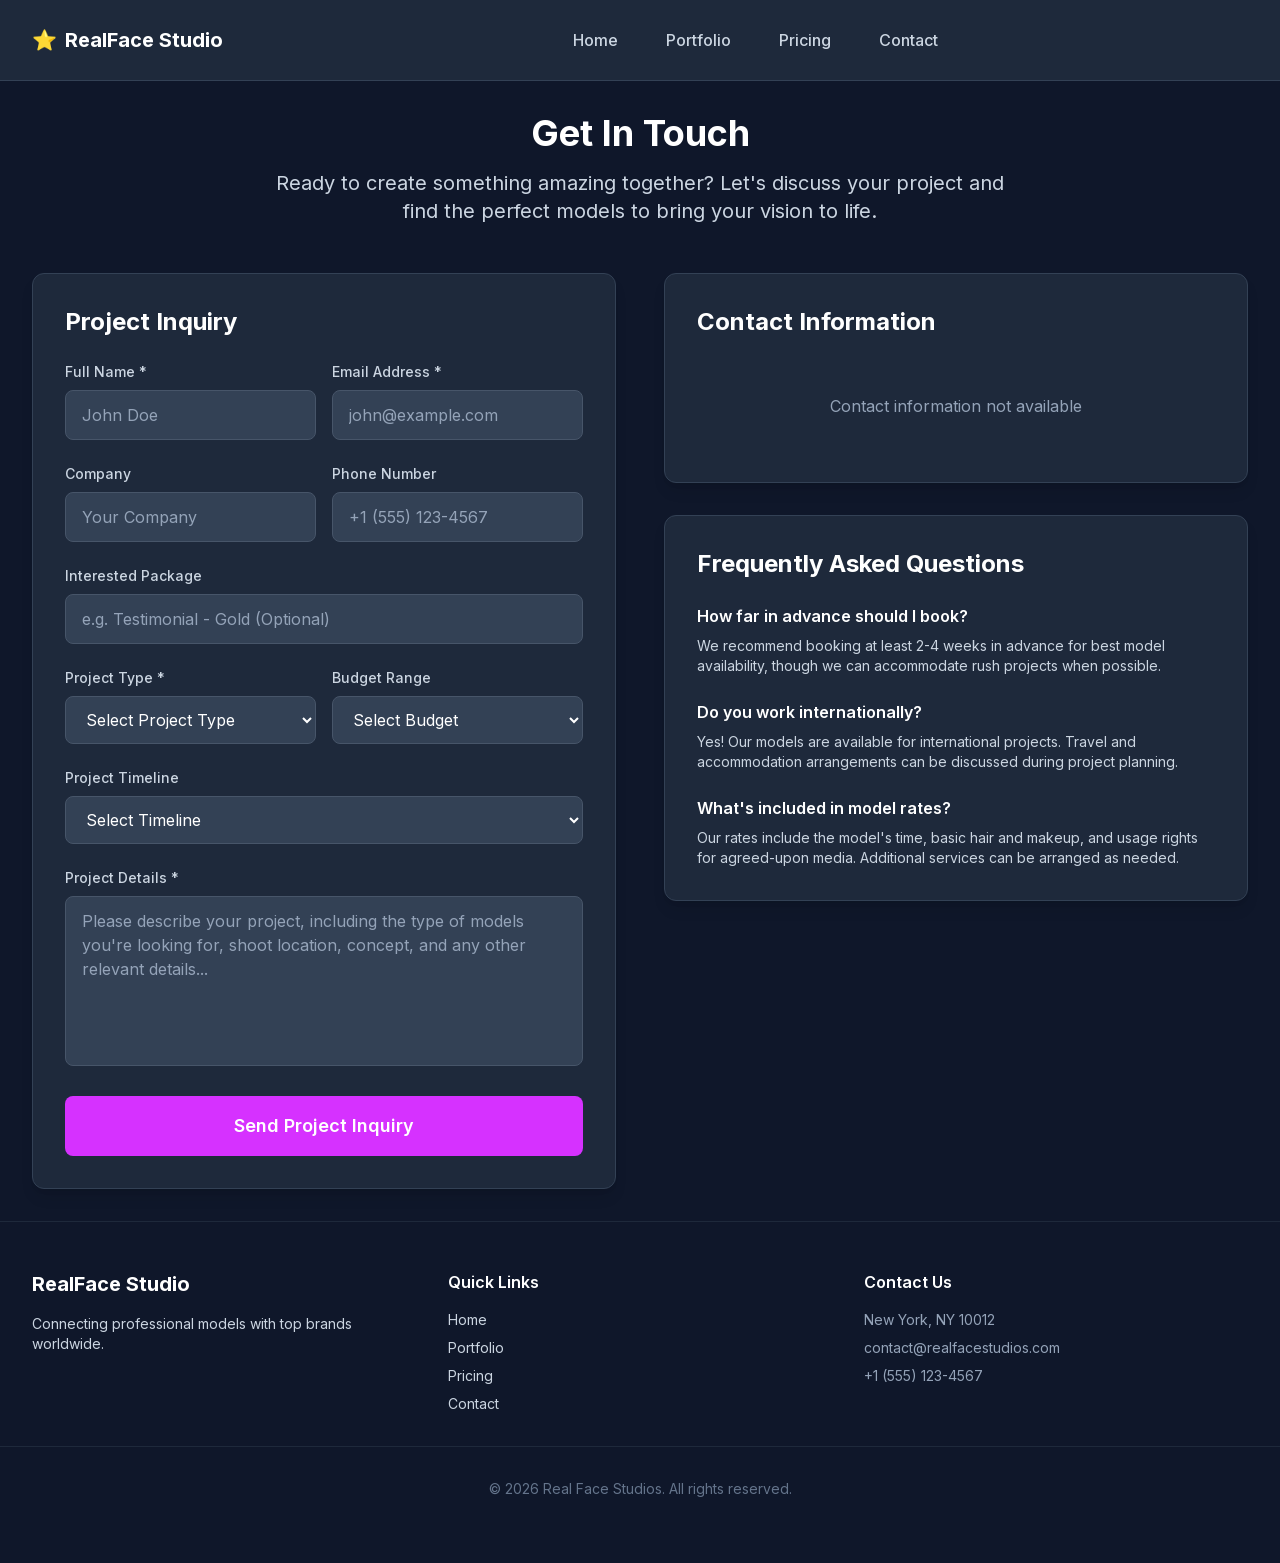
<file: contact/index.html>
<!DOCTYPE html><html lang="en"><head><meta charSet="utf-8"/><meta name="viewport" content="width=device-width, initial-scale=1"/><link rel="preload" href="/_next/static/media/e4af272ccee01ff0-s.p.woff2" as="font" crossorigin="" type="font/woff2"/><link rel="stylesheet" href="/_next/static/css/78fd6d817c1ef994.css" crossorigin="" data-precedence="next"/><link rel="preload" as="script" fetchPriority="low" href="/_next/static/chunks/webpack-d167e881cf4f05d1.js" crossorigin=""/><script src="/_next/static/chunks/fd9d1056-32ebfd89680de79d.js" async="" crossorigin=""></script><script src="/_next/static/chunks/472-3ddfe5df2a9d2d48.js" async="" crossorigin=""></script><script src="/_next/static/chunks/main-app-21e04f82b79b4513.js" async="" crossorigin=""></script><script src="/_next/static/chunks/569-47d28bf33d768917.js" async=""></script><script src="/_next/static/chunks/846-f56c59300eda2d5d.js" async=""></script><script src="/_next/static/chunks/app/contact/page-6f911f0c92d7f3ef.js" async=""></script><script src="/_next/static/chunks/app/layout-02c7192b5a749764.js" async=""></script><title>RealFace Studio - Professional Modeling Agency</title><meta name="description" content="RealFace Studio connects professional models with top brands for UGC, commercials, and more."/><link rel="shortcut icon" href="/icon.svg"/><link rel="icon" href="/icon.svg"/><link rel="apple-touch-icon" href="/icon.svg"/><meta name="next-size-adjust"/><script src="/_next/static/chunks/polyfills-c67a75d1b6f99dc8.js" crossorigin="" noModule=""></script></head><body class="__className_f367f3"><div class="flex flex-col min-h-screen"><div class="flex-grow"><div class="min-h-screen bg-primary-900"><header class="bg-primary-800 border-b border-primary-700 sticky top-0 z-40"><div class="max-w-7xl mx-auto px-3 sm:px-4 lg:px-8"><div class="flex justify-between items-center h-16 sm:h-20"><div class="flex items-center min-w-0"><div class="flex-shrink-0"><a class="flex items-center gap-1.5 sm:gap-2" href="/"><h1 class="text-base sm:text-xl font-bold text-white flex items-center gap-1.5 sm:gap-2"><span class="text-accent-500">⭐</span><span class="truncate">RealFace Studio</span></h1></a></div></div><nav class="hidden md:block"><div class="ml-10 flex items-baseline space-x-4"><a class="px-4 py-2.5 rounded-md text-base font-medium transition-colors text-primary-300 hover:text-white hover:bg-primary-700" href="/">Home</a><a class="px-4 py-2.5 rounded-md text-base font-medium transition-colors text-primary-300 hover:text-white hover:bg-primary-700" href="/portfolio/">Portfolio</a><a class="px-4 py-2.5 rounded-md text-base font-medium transition-colors text-primary-300 hover:text-white hover:bg-primary-700" href="/pricing/">Pricing</a><a class="px-4 py-2.5 rounded-md text-base font-medium transition-colors text-primary-300 hover:text-white hover:bg-primary-700" href="/contact/">Contact</a></div></nav><div class="flex items-center gap-2 sm:gap-4"><button class="md:hidden text-primary-300 hover:text-white p-2 rounded-md transition-colors"><svg class="w-6 h-6" fill="none" stroke="currentColor" viewBox="0 0 24 24"><path stroke-linecap="round" stroke-linejoin="round" stroke-width="2" d="M4 6h16M4 12h16M4 18h16"></path></svg></button></div></div></div></header><main class="max-w-7xl mx-auto px-3 sm:px-4 lg:px-8 py-4 sm:py-6 lg:py-8"><div class="text-center mb-6 sm:mb-8 lg:mb-12"><h1 class="text-2xl sm:text-3xl lg:text-4xl font-bold text-white mb-2 sm:mb-4">Get In Touch</h1><p class="text-sm sm:text-base lg:text-xl text-primary-300 max-w-3xl mx-auto px-4">Ready to create something amazing together? Let&#x27;s discuss your project and find the perfect models to bring your vision to life.</p></div><div class="grid lg:grid-cols-2 gap-6 sm:gap-8 lg:gap-12"><div class="card p-4 sm:p-6 lg:p-8"><h2 class="text-xl sm:text-2xl font-bold text-white mb-4 sm:mb-6">Project Inquiry</h2><!--$!--><template data-dgst="NEXT_DYNAMIC_NO_SSR_CODE"></template><div class="text-white">Loading form...</div><!--/$--></div><div class="space-y-6 sm:space-y-8"><div class="card p-4 sm:p-6 lg:p-8"><h2 class="text-xl sm:text-2xl font-bold text-white mb-4 sm:mb-6">Contact Information</h2><div class="space-y-4 sm:space-y-6"><div class="text-center py-6 sm:py-8 text-primary-400 text-sm sm:text-base">Loading contact information...</div></div></div><div class="card p-8"><h2 class="text-2xl font-bold text-white mb-6">Frequently Asked Questions</h2><div class="space-y-6"><div><h3 class="text-white font-semibold mb-2">How far in advance should I book?</h3><p class="text-primary-300 text-sm">We recommend booking at least 2-4 weeks in advance for best model availability, though we can accommodate rush projects when possible.</p></div><div><h3 class="text-white font-semibold mb-2">Do you work internationally?</h3><p class="text-primary-300 text-sm">Yes! Our models are available for international projects. Travel and accommodation arrangements can be discussed during project planning.</p></div><div><h3 class="text-white font-semibold mb-2">What&#x27;s included in model rates?</h3><p class="text-primary-300 text-sm">Our rates include the model&#x27;s time, basic hair and makeup, and usage rights for agreed-upon media. Additional services can be arranged as needed.</p></div></div></div></div></div></main></div></div><footer class="bg-primary-950 border-t border-primary-800 py-12"><div class="max-w-7xl mx-auto px-4 sm:px-6 lg:px-8"><div class="grid grid-cols-1 md:grid-cols-3 gap-8 mb-8"><div><h3 class="text-xl font-bold text-white mb-4">RealFace Studio</h3><p class="text-primary-300 text-sm">Connecting professional models with top brands worldwide.</p></div><div><h3 class="text-white font-semibold mb-4">Quick Links</h3><ul class="space-y-2 text-sm"><li><a class="text-primary-300 hover:text-white transition-colors" href="/">Home</a></li><li><a class="text-primary-300 hover:text-white transition-colors" href="/portfolio/">Portfolio</a></li><li><a class="text-primary-300 hover:text-white transition-colors" href="/pricing/">Pricing</a></li><li><a class="text-primary-300 hover:text-white transition-colors" href="/contact/">Contact</a></li></ul></div><div><h3 class="text-white font-semibold mb-4">Contact Us</h3><ul class="space-y-2 text-sm text-primary-400"><li>New York, NY 10012</li><li>contact@realfacestudios.com</li><li>+1 (555) 123-4567</li></ul></div></div></div><div class="border-t border-primary-800 pt-8"><p class="text-primary-500 text-sm text-center">© <!-- -->2026<!-- --> Real Face Studios. All rights reserved.</p><div class="flex gap-4 justify-center mt-4"><a href="https://instagram.com/realfacestudios" target="_blank" rel="noopener noreferrer" aria-label="Instagram" class="text-primary-400 hover:text-accent-400 transition-colors p-2 rounded-full hover:bg-primary-800"><svg class="w-5 h-5" fill="currentColor" viewBox="0 0 24 24" aria-hidden="true"><path d="M12 2.163c3.204 0 3.584.012 4.85.07 3.252.148 4.771 1.691 4.919 4.919.058 1.265.069 1.645.069 4.849 0 3.205-.012 3.584-.069 4.849-.149 3.225-1.664 4.771-4.919 4.919-1.266.058-1.644.07-4.85.07-3.204 0-3.584-.012-4.849-.07-3.26-.149-4.771-1.699-4.919-4.92-.058-1.265-.07-1.644-.07-4.849 0-3.204.012-3.583.07-4.849.149-3.227 1.664-4.771 4.919-4.919 1.266-.057 1.645-.069 4.849-.069zM12 0C8.741 0 8.333.014 7.053.072 2.695.272.273 2.69.073 7.052.014 8.333 0 8.741 0 12c0 3.259.014 3.668.072 4.948.2 4.358 2.618 6.78 6.98 6.98C8.333 23.986 8.741 24 12 24c3.259 0 3.668-.014 4.948-.072 4.354-.2 6.782-2.618 6.979-6.98.059-1.28.073-1.689.073-4.948 0-3.259-.014-3.667-.072-4.947-.196-4.354-2.617-6.78-6.979-6.98C15.668.014 15.259 0 12 0zm0 5.838a6.162 6.162 0 100 12.324 6.162 6.162 0 000-12.324zM12 16a4 4 0 110-8 4 4 0 010 8zm6.406-11.845a1.44 1.44 0 100 2.881 1.44 1.44 0 000-2.881z"/></svg></a><a href="https://tiktok.com/@realfacestudios" target="_blank" rel="noopener noreferrer" aria-label="TikTok" class="text-primary-400 hover:text-accent-400 transition-colors p-2 rounded-full hover:bg-primary-800"><svg class="w-5 h-5" fill="currentColor" viewBox="0 0 24 24" aria-hidden="true"><path d="M19.59 6.69a4.83 4.83 0 01-3.77-4.25V2h-3.45v13.67a2.89 2.89 0 01-5.2 1.74 2.89 2.89 0 012.31-4.64 2.93 2.93 0 01.88.13V9.4a6.84 6.84 0 00-1-.05A6.33 6.33 0 005 20.1a6.34 6.34 0 0010.86-4.43v-7a8.16 8.16 0 004.77 1.52v-3.4a4.85 4.85 0 01-1.04-.1z"/></svg></a><a href="https://youtube.com/@realfacestudios" target="_blank" rel="noopener noreferrer" aria-label="YouTube" class="text-primary-400 hover:text-accent-400 transition-colors p-2 rounded-full hover:bg-primary-800"><svg class="w-5 h-5" fill="currentColor" viewBox="0 0 24 24" aria-hidden="true"><path d="M23.498 6.186a3.016 3.016 0 00-2.122-2.136C19.505 3.545 12 3.545 12 3.545s-7.505 0-9.377.505A3.017 3.017 0 00.502 6.186C0 8.07 0 12 0 12s0 3.93.502 5.814a3.016 3.016 0 002.122 2.136c1.871.505 9.376.505 9.376.505s7.505 0 9.377-.505a3.015 3.015 0 002.122-2.136C24 15.93 24 12 24 12s0-3.93-.502-5.814zM9.545 15.568V8.432L15.818 12l-6.273 3.568z"/></svg></a><a href="https://x.com/realfacestudios" target="_blank" rel="noopener noreferrer" aria-label="X" class="text-primary-400 hover:text-accent-400 transition-colors p-2 rounded-full hover:bg-primary-800"><svg class="w-5 h-5" fill="currentColor" viewBox="0 0 24 24" aria-hidden="true"><path d="M18.244 2.25h3.308l-7.227 8.26 8.502 11.24H16.17l-5.214-6.817L4.99 21.75H1.68l7.73-8.835L1.254 2.25H8.08l4.713 6.231zm-1.161 17.52h1.833L7.084 4.126H5.117z"/></svg></a><a href="https://linkedin.com/company/realfacestudios" target="_blank" rel="noopener noreferrer" aria-label="LinkedIn" class="text-primary-400 hover:text-accent-400 transition-colors p-2 rounded-full hover:bg-primary-800"><svg class="w-5 h-5" fill="currentColor" viewBox="0 0 24 24" aria-hidden="true"><path d="M20.447 20.452h-3.554v-5.569c0-1.328-.027-3.037-1.852-3.037-1.853 0-2.136 1.445-2.136 2.939v5.667H9.351V9h3.414v1.561h.046c.477-.9 1.637-1.85 3.37-1.85 3.601 0 4.267 2.37 4.267 5.455v6.286zM5.337 7.433a2.062 2.062 0 01-2.063-2.065 2.064 2.064 0 112.063 2.065zm1.782 13.019H3.555V9h3.564v11.452zM22.225 0H1.771C.792 0 0 .774 0 1.729v20.542C0 23.227.792 24 1.771 24h20.451C23.2 24 24 23.227 24 22.271V1.729C24 .774 23.2 0 22.225 0z"/></svg></a></div></div></footer></div><script src="/_next/static/chunks/webpack-d167e881cf4f05d1.js" crossorigin="" async=""></script><script>(self.__next_f=self.__next_f||[]).push([0]);self.__next_f.push([2,null])</script><script>self.__next_f.push([1,"1:HL[\"/_next/static/media/e4af272ccee01ff0-s.p.woff2\",\"font\",{\"crossOrigin\":\"\",\"type\":\"font/woff2\"}]\n2:HL[\"/_next/static/css/78fd6d817c1ef994.css\",\"style\",{\"crossOrigin\":\"\"}]\n0:\"$L3\"\n"])</script><script>self.__next_f.push([1,"4:I[3728,[],\"\"]\n6:I[9928,[],\"\"]\n7:I[6954,[],\"\"]\n8:I[7264,[],\"\"]\na:I[8297,[],\"\"]\nb:I[7090,[\"569\",\"static/chunks/569-47d28bf33d768917.js\",\"846\",\"static/chunks/846-f56c59300eda2d5d.js\",\"327\",\"static/chunks/app/contact/page-6f911f0c92d7f3ef.js\"],\"\"]\nc:I[9585,[\"569\",\"static/chunks/569-47d28bf33d768917.js\",\"185\",\"static/chunks/app/layout-02c7192b5a749764.js\"],\"\"]\nd:I[8006,[\"569\",\"static/chunks/569-47d28bf33d768917.js\",\"185\",\"static/chunks/app/layout-02c7192b5a749764.js\"],\"\"]\n"])</script><script>self.__next_f.push([1,"3:[[[\"$\",\"link\",\"0\",{\"rel\":\"stylesheet\",\"href\":\"/_next/static/css/78fd6d817c1ef994.css\",\"precedence\":\"next\",\"crossOrigin\":\"\"}]],[\"$\",\"$L4\",null,{\"buildId\":\"UuqcBj8hN9ZreSaHojXQX\",\"assetPrefix\":\"\",\"initialCanonicalUrl\":\"/contact/\",\"initialTree\":[\"\",{\"children\":[\"contact\",{\"children\":[\"__PAGE__\",{}]}]},\"$undefined\",\"$undefined\",true],\"initialHead\":[false,\"$L5\"],\"globalErrorComponent\":\"$6\",\"children\":[null,[\"$\",\"html\",null,{\"lang\":\"en\",\"children\":[\"$\",\"body\",null,{\"className\":\"__className_f367f3\",\"children\":[\"$\",\"div\",null,{\"className\":\"flex flex-col min-h-screen\",\"children\":[[\"$\",\"div\",null,{\"className\":\"flex-grow\",\"children\":[\"$\",\"$L7\",null,{\"parallelRouterKey\":\"children\",\"segmentPath\":[\"children\"],\"loading\":\"$undefined\",\"loadingStyles\":\"$undefined\",\"loadingScripts\":\"$undefined\",\"hasLoading\":false,\"error\":\"$undefined\",\"errorStyles\":\"$undefined\",\"errorScripts\":\"$undefined\",\"template\":[\"$\",\"$L8\",null,{}],\"templateStyles\":\"$undefined\",\"templateScripts\":\"$undefined\",\"notFound\":[[\"$\",\"title\",null,{\"children\":\"404: This page could not be found.\"}],[\"$\",\"div\",null,{\"style\":{\"fontFamily\":\"system-ui,\\\"Segoe UI\\\",Roboto,Helvetica,Arial,sans-serif,\\\"Apple Color Emoji\\\",\\\"Segoe UI Emoji\\\"\",\"height\":\"100vh\",\"textAlign\":\"center\",\"display\":\"flex\",\"flexDirection\":\"column\",\"alignItems\":\"center\",\"justifyContent\":\"center\"},\"children\":[\"$\",\"div\",null,{\"children\":[[\"$\",\"style\",null,{\"dangerouslySetInnerHTML\":{\"__html\":\"body{color:#000;background:#fff;margin:0}.next-error-h1{border-right:1px solid rgba(0,0,0,.3)}@media (prefers-color-scheme:dark){body{color:#fff;background:#000}.next-error-h1{border-right:1px solid rgba(255,255,255,.3)}}\"}}],[\"$\",\"h1\",null,{\"className\":\"next-error-h1\",\"style\":{\"display\":\"inline-block\",\"margin\":\"0 20px 0 0\",\"padding\":\"0 23px 0 0\",\"fontSize\":24,\"fontWeight\":500,\"verticalAlign\":\"top\",\"lineHeight\":\"49px\"},\"children\":\"404\"}],[\"$\",\"div\",null,{\"style\":{\"display\":\"inline-block\"},\"children\":[\"$\",\"h2\",null,{\"style\":{\"fontSize\":14,\"fontWeight\":400,\"lineHeight\":\"49px\",\"margin\":0},\"children\":\"This page could not be found.\"}]}]]}]}]],\"notFoundStyles\":[],\"initialChildNode\":[\"$\",\"$L7\",null,{\"parallelRouterKey\":\"children\",\"segmentPath\":[\"children\",\"contact\",\"children\"],\"loading\":\"$undefined\",\"loadingStyles\":\"$undefined\",\"loadingScripts\":\"$undefined\",\"hasLoading\":false,\"error\":\"$undefined\",\"errorStyles\":\"$undefined\",\"errorScripts\":\"$undefined\",\"template\":[\"$\",\"$L8\",null,{}],\"templateStyles\":\"$undefined\",\"templateScripts\":\"$undefined\",\"notFound\":\"$undefined\",\"notFoundStyles\":\"$undefined\",\"initialChildNode\":[\"$L9\",[\"$\",\"$La\",null,{\"propsForComponent\":{\"params\":{}},\"Component\":\"$b\",\"isStaticGeneration\":true}],null],\"childPropSegment\":\"__PAGE__\",\"styles\":null}],\"childPropSegment\":\"contact\",\"styles\":null}]}],[\"$\",\"$Lc\",null,{}],[\"$\",\"$Ld\",null,{}]]}]}]}],null]}]]\n"])</script><script>self.__next_f.push([1,"5:[[\"$\",\"meta\",\"0\",{\"name\":\"viewport\",\"content\":\"width=device-width, initial-scale=1\"}],[\"$\",\"meta\",\"1\",{\"charSet\":\"utf-8\"}],[\"$\",\"title\",\"2\",{\"children\":\"RealFace Studio - Professional Modeling Agency\"}],[\"$\",\"meta\",\"3\",{\"name\":\"description\",\"content\":\"RealFace Studio connects professional models with top brands for UGC, commercials, and more.\"}],[\"$\",\"link\",\"4\",{\"rel\":\"shortcut icon\",\"href\":\"/icon.svg\"}],[\"$\",\"link\",\"5\",{\"rel\":\"icon\",\"href\":\"/icon.svg\"}],[\"$\",\"link\",\"6\",{\"rel\":\"apple-touch-icon\",\"href\":\"/icon.svg\"}],[\"$\",\"meta\",\"7\",{\"name\":\"next-size-adjust\"}]]\n"])</script><script>self.__next_f.push([1,"9:null\n"])</script><script>self.__next_f.push([1,""])</script></body></html>
</file>
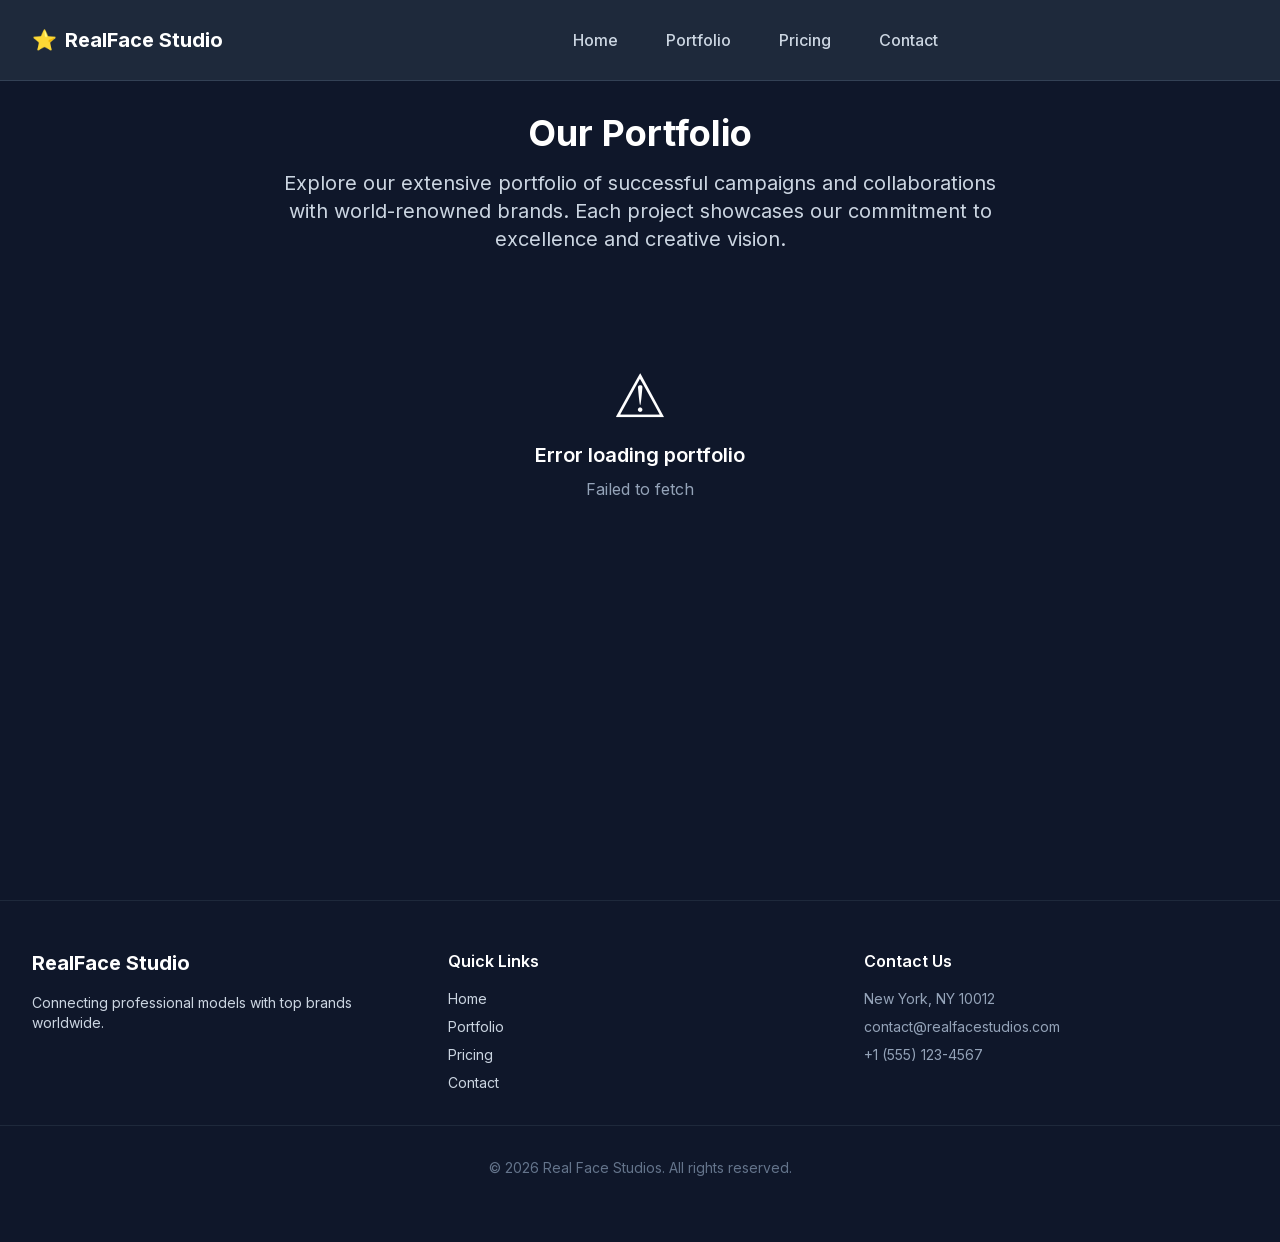
<file: portfolio/index.html>
<!DOCTYPE html><html lang="en"><head><meta charSet="utf-8"/><meta name="viewport" content="width=device-width, initial-scale=1"/><link rel="preload" href="/_next/static/media/e4af272ccee01ff0-s.p.woff2" as="font" crossorigin="" type="font/woff2"/><link rel="stylesheet" href="/_next/static/css/78fd6d817c1ef994.css" crossorigin="" data-precedence="next"/><link rel="preload" as="script" fetchPriority="low" href="/_next/static/chunks/webpack-d167e881cf4f05d1.js" crossorigin=""/><script src="/_next/static/chunks/fd9d1056-32ebfd89680de79d.js" async="" crossorigin=""></script><script src="/_next/static/chunks/472-3ddfe5df2a9d2d48.js" async="" crossorigin=""></script><script src="/_next/static/chunks/main-app-21e04f82b79b4513.js" async="" crossorigin=""></script><script src="/_next/static/chunks/569-47d28bf33d768917.js" async=""></script><script src="/_next/static/chunks/846-f56c59300eda2d5d.js" async=""></script><script src="/_next/static/chunks/648-46286bd0dc8b2770.js" async=""></script><script src="/_next/static/chunks/app/portfolio/page-9640620f1b5fe502.js" async=""></script><script src="/_next/static/chunks/app/layout-02c7192b5a749764.js" async=""></script><title>RealFace Studio - Professional Modeling Agency</title><meta name="description" content="RealFace Studio connects professional models with top brands for UGC, commercials, and more."/><link rel="shortcut icon" href="/icon.svg"/><link rel="icon" href="/icon.svg"/><link rel="apple-touch-icon" href="/icon.svg"/><meta name="next-size-adjust"/><script src="/_next/static/chunks/polyfills-c67a75d1b6f99dc8.js" crossorigin="" noModule=""></script></head><body class="__className_f367f3"><div class="flex flex-col min-h-screen"><div class="flex-grow"><div class="min-h-screen bg-primary-900"><header class="bg-primary-800 border-b border-primary-700 sticky top-0 z-40"><div class="max-w-7xl mx-auto px-3 sm:px-4 lg:px-8"><div class="flex justify-between items-center h-16 sm:h-20"><div class="flex items-center min-w-0"><div class="flex-shrink-0"><a class="flex items-center gap-1.5 sm:gap-2" href="/"><h1 class="text-base sm:text-xl font-bold text-white flex items-center gap-1.5 sm:gap-2"><span class="text-accent-500">⭐</span><span class="truncate">RealFace Studio</span></h1></a></div></div><nav class="hidden md:block"><div class="ml-10 flex items-baseline space-x-4"><a class="px-4 py-2.5 rounded-md text-base font-medium transition-colors text-primary-300 hover:text-white hover:bg-primary-700" href="/">Home</a><a class="px-4 py-2.5 rounded-md text-base font-medium transition-colors text-primary-300 hover:text-white hover:bg-primary-700" href="/portfolio/">Portfolio</a><a class="px-4 py-2.5 rounded-md text-base font-medium transition-colors text-primary-300 hover:text-white hover:bg-primary-700" href="/pricing/">Pricing</a><a class="px-4 py-2.5 rounded-md text-base font-medium transition-colors text-primary-300 hover:text-white hover:bg-primary-700" href="/contact/">Contact</a></div></nav><div class="flex items-center gap-2 sm:gap-4"><button class="md:hidden text-primary-300 hover:text-white p-2 rounded-md transition-colors"><svg class="w-6 h-6" fill="none" stroke="currentColor" viewBox="0 0 24 24"><path stroke-linecap="round" stroke-linejoin="round" stroke-width="2" d="M4 6h16M4 12h16M4 18h16"></path></svg></button></div></div></div></header><main class="max-w-7xl mx-auto px-3 sm:px-4 lg:px-8 py-4 sm:py-6 lg:py-8"><div class="text-center mb-6 sm:mb-8 lg:mb-12"><h1 class="text-2xl sm:text-3xl lg:text-4xl font-bold text-white mb-2 sm:mb-4">Our Portfolio</h1><p class="text-sm sm:text-base lg:text-xl text-primary-300 max-w-3xl mx-auto px-4">Explore our extensive portfolio of successful campaigns and collaborations with world-renowned brands. Each project showcases our commitment to excellence and creative vision.</p></div><div class="text-center py-16 mb-16"><div class="text-6xl mb-4 animate-pulse">⏳</div><h3 class="text-xl font-semibold text-white mb-2">Loading portfolio...</h3></div><br/><br/><div class="mb-8 sm:mb-12 lg:mb-16"></div></main></div></div><footer class="bg-primary-950 border-t border-primary-800 py-12"><div class="max-w-7xl mx-auto px-4 sm:px-6 lg:px-8"><div class="grid grid-cols-1 md:grid-cols-3 gap-8 mb-8"><div><h3 class="text-xl font-bold text-white mb-4">RealFace Studio</h3><p class="text-primary-300 text-sm">Connecting professional models with top brands worldwide.</p></div><div><h3 class="text-white font-semibold mb-4">Quick Links</h3><ul class="space-y-2 text-sm"><li><a class="text-primary-300 hover:text-white transition-colors" href="/">Home</a></li><li><a class="text-primary-300 hover:text-white transition-colors" href="/portfolio/">Portfolio</a></li><li><a class="text-primary-300 hover:text-white transition-colors" href="/pricing/">Pricing</a></li><li><a class="text-primary-300 hover:text-white transition-colors" href="/contact/">Contact</a></li></ul></div><div><h3 class="text-white font-semibold mb-4">Contact Us</h3><ul class="space-y-2 text-sm text-primary-400"><li>New York, NY 10012</li><li>contact@realfacestudios.com</li><li>+1 (555) 123-4567</li></ul></div></div></div><div class="border-t border-primary-800 pt-8"><p class="text-primary-500 text-sm text-center">© <!-- -->2026<!-- --> Real Face Studios. All rights reserved.</p><div class="flex gap-4 justify-center mt-4"><a href="https://instagram.com/realfacestudios" target="_blank" rel="noopener noreferrer" aria-label="Instagram" class="text-primary-400 hover:text-accent-400 transition-colors p-2 rounded-full hover:bg-primary-800"><svg class="w-5 h-5" fill="currentColor" viewBox="0 0 24 24" aria-hidden="true"><path d="M12 2.163c3.204 0 3.584.012 4.85.07 3.252.148 4.771 1.691 4.919 4.919.058 1.265.069 1.645.069 4.849 0 3.205-.012 3.584-.069 4.849-.149 3.225-1.664 4.771-4.919 4.919-1.266.058-1.644.07-4.85.07-3.204 0-3.584-.012-4.849-.07-3.26-.149-4.771-1.699-4.919-4.92-.058-1.265-.07-1.644-.07-4.849 0-3.204.012-3.583.07-4.849.149-3.227 1.664-4.771 4.919-4.919 1.266-.057 1.645-.069 4.849-.069zM12 0C8.741 0 8.333.014 7.053.072 2.695.272.273 2.69.073 7.052.014 8.333 0 8.741 0 12c0 3.259.014 3.668.072 4.948.2 4.358 2.618 6.78 6.98 6.98C8.333 23.986 8.741 24 12 24c3.259 0 3.668-.014 4.948-.072 4.354-.2 6.782-2.618 6.979-6.98.059-1.28.073-1.689.073-4.948 0-3.259-.014-3.667-.072-4.947-.196-4.354-2.617-6.78-6.979-6.98C15.668.014 15.259 0 12 0zm0 5.838a6.162 6.162 0 100 12.324 6.162 6.162 0 000-12.324zM12 16a4 4 0 110-8 4 4 0 010 8zm6.406-11.845a1.44 1.44 0 100 2.881 1.44 1.44 0 000-2.881z"/></svg></a><a href="https://tiktok.com/@realfacestudios" target="_blank" rel="noopener noreferrer" aria-label="TikTok" class="text-primary-400 hover:text-accent-400 transition-colors p-2 rounded-full hover:bg-primary-800"><svg class="w-5 h-5" fill="currentColor" viewBox="0 0 24 24" aria-hidden="true"><path d="M19.59 6.69a4.83 4.83 0 01-3.77-4.25V2h-3.45v13.67a2.89 2.89 0 01-5.2 1.74 2.89 2.89 0 012.31-4.64 2.93 2.93 0 01.88.13V9.4a6.84 6.84 0 00-1-.05A6.33 6.33 0 005 20.1a6.34 6.34 0 0010.86-4.43v-7a8.16 8.16 0 004.77 1.52v-3.4a4.85 4.85 0 01-1.04-.1z"/></svg></a><a href="https://youtube.com/@realfacestudios" target="_blank" rel="noopener noreferrer" aria-label="YouTube" class="text-primary-400 hover:text-accent-400 transition-colors p-2 rounded-full hover:bg-primary-800"><svg class="w-5 h-5" fill="currentColor" viewBox="0 0 24 24" aria-hidden="true"><path d="M23.498 6.186a3.016 3.016 0 00-2.122-2.136C19.505 3.545 12 3.545 12 3.545s-7.505 0-9.377.505A3.017 3.017 0 00.502 6.186C0 8.07 0 12 0 12s0 3.93.502 5.814a3.016 3.016 0 002.122 2.136c1.871.505 9.376.505 9.376.505s7.505 0 9.377-.505a3.015 3.015 0 002.122-2.136C24 15.93 24 12 24 12s0-3.93-.502-5.814zM9.545 15.568V8.432L15.818 12l-6.273 3.568z"/></svg></a><a href="https://x.com/realfacestudios" target="_blank" rel="noopener noreferrer" aria-label="X" class="text-primary-400 hover:text-accent-400 transition-colors p-2 rounded-full hover:bg-primary-800"><svg class="w-5 h-5" fill="currentColor" viewBox="0 0 24 24" aria-hidden="true"><path d="M18.244 2.25h3.308l-7.227 8.26 8.502 11.24H16.17l-5.214-6.817L4.99 21.75H1.68l7.73-8.835L1.254 2.25H8.08l4.713 6.231zm-1.161 17.52h1.833L7.084 4.126H5.117z"/></svg></a><a href="https://linkedin.com/company/realfacestudios" target="_blank" rel="noopener noreferrer" aria-label="LinkedIn" class="text-primary-400 hover:text-accent-400 transition-colors p-2 rounded-full hover:bg-primary-800"><svg class="w-5 h-5" fill="currentColor" viewBox="0 0 24 24" aria-hidden="true"><path d="M20.447 20.452h-3.554v-5.569c0-1.328-.027-3.037-1.852-3.037-1.853 0-2.136 1.445-2.136 2.939v5.667H9.351V9h3.414v1.561h.046c.477-.9 1.637-1.85 3.37-1.85 3.601 0 4.267 2.37 4.267 5.455v6.286zM5.337 7.433a2.062 2.062 0 01-2.063-2.065 2.064 2.064 0 112.063 2.065zm1.782 13.019H3.555V9h3.564v11.452zM22.225 0H1.771C.792 0 0 .774 0 1.729v20.542C0 23.227.792 24 1.771 24h20.451C23.2 24 24 23.227 24 22.271V1.729C24 .774 23.2 0 22.225 0z"/></svg></a></div></div></footer></div><script src="/_next/static/chunks/webpack-d167e881cf4f05d1.js" crossorigin="" async=""></script><script>(self.__next_f=self.__next_f||[]).push([0]);self.__next_f.push([2,null])</script><script>self.__next_f.push([1,"1:HL[\"/_next/static/media/e4af272ccee01ff0-s.p.woff2\",\"font\",{\"crossOrigin\":\"\",\"type\":\"font/woff2\"}]\n2:HL[\"/_next/static/css/78fd6d817c1ef994.css\",\"style\",{\"crossOrigin\":\"\"}]\n0:\"$L3\"\n"])</script><script>self.__next_f.push([1,"4:I[3728,[],\"\"]\n6:I[9928,[],\"\"]\n7:I[6954,[],\"\"]\n8:I[7264,[],\"\"]\na:I[8297,[],\"\"]\nb:I[6591,[\"569\",\"static/chunks/569-47d28bf33d768917.js\",\"846\",\"static/chunks/846-f56c59300eda2d5d.js\",\"648\",\"static/chunks/648-46286bd0dc8b2770.js\",\"444\",\"static/chunks/app/portfolio/page-9640620f1b5fe502.js\"],\"\"]\nc:I[9585,[\"569\",\"static/chunks/569-47d28bf33d768917.js\",\"185\",\"static/chunks/app/layout-02c7192b5a749764.js\"],\"\"]\nd:I[8006,[\"569\",\"static/chunks/569-47d28bf33d768917.js\",\"185\",\"static/chunks/app/layout-02c7192b5a749764"])</script><script>self.__next_f.push([1,".js\"],\"\"]\n"])</script><script>self.__next_f.push([1,"3:[[[\"$\",\"link\",\"0\",{\"rel\":\"stylesheet\",\"href\":\"/_next/static/css/78fd6d817c1ef994.css\",\"precedence\":\"next\",\"crossOrigin\":\"\"}]],[\"$\",\"$L4\",null,{\"buildId\":\"UuqcBj8hN9ZreSaHojXQX\",\"assetPrefix\":\"\",\"initialCanonicalUrl\":\"/portfolio/\",\"initialTree\":[\"\",{\"children\":[\"portfolio\",{\"children\":[\"__PAGE__\",{}]}]},\"$undefined\",\"$undefined\",true],\"initialHead\":[false,\"$L5\"],\"globalErrorComponent\":\"$6\",\"children\":[null,[\"$\",\"html\",null,{\"lang\":\"en\",\"children\":[\"$\",\"body\",null,{\"className\":\"__className_f367f3\",\"children\":[\"$\",\"div\",null,{\"className\":\"flex flex-col min-h-screen\",\"children\":[[\"$\",\"div\",null,{\"className\":\"flex-grow\",\"children\":[\"$\",\"$L7\",null,{\"parallelRouterKey\":\"children\",\"segmentPath\":[\"children\"],\"loading\":\"$undefined\",\"loadingStyles\":\"$undefined\",\"loadingScripts\":\"$undefined\",\"hasLoading\":false,\"error\":\"$undefined\",\"errorStyles\":\"$undefined\",\"errorScripts\":\"$undefined\",\"template\":[\"$\",\"$L8\",null,{}],\"templateStyles\":\"$undefined\",\"templateScripts\":\"$undefined\",\"notFound\":[[\"$\",\"title\",null,{\"children\":\"404: This page could not be found.\"}],[\"$\",\"div\",null,{\"style\":{\"fontFamily\":\"system-ui,\\\"Segoe UI\\\",Roboto,Helvetica,Arial,sans-serif,\\\"Apple Color Emoji\\\",\\\"Segoe UI Emoji\\\"\",\"height\":\"100vh\",\"textAlign\":\"center\",\"display\":\"flex\",\"flexDirection\":\"column\",\"alignItems\":\"center\",\"justifyContent\":\"center\"},\"children\":[\"$\",\"div\",null,{\"children\":[[\"$\",\"style\",null,{\"dangerouslySetInnerHTML\":{\"__html\":\"body{color:#000;background:#fff;margin:0}.next-error-h1{border-right:1px solid rgba(0,0,0,.3)}@media (prefers-color-scheme:dark){body{color:#fff;background:#000}.next-error-h1{border-right:1px solid rgba(255,255,255,.3)}}\"}}],[\"$\",\"h1\",null,{\"className\":\"next-error-h1\",\"style\":{\"display\":\"inline-block\",\"margin\":\"0 20px 0 0\",\"padding\":\"0 23px 0 0\",\"fontSize\":24,\"fontWeight\":500,\"verticalAlign\":\"top\",\"lineHeight\":\"49px\"},\"children\":\"404\"}],[\"$\",\"div\",null,{\"style\":{\"display\":\"inline-block\"},\"children\":[\"$\",\"h2\",null,{\"style\":{\"fontSize\":14,\"fontWeight\":400,\"lineHeight\":\"49px\",\"margin\":0},\"children\":\"This page could not be found.\"}]}]]}]}]],\"notFoundStyles\":[],\"initialChildNode\":[\"$\",\"$L7\",null,{\"parallelRouterKey\":\"children\",\"segmentPath\":[\"children\",\"portfolio\",\"children\"],\"loading\":\"$undefined\",\"loadingStyles\":\"$undefined\",\"loadingScripts\":\"$undefined\",\"hasLoading\":false,\"error\":\"$undefined\",\"errorStyles\":\"$undefined\",\"errorScripts\":\"$undefined\",\"template\":[\"$\",\"$L8\",null,{}],\"templateStyles\":\"$undefined\",\"templateScripts\":\"$undefined\",\"notFound\":\"$undefined\",\"notFoundStyles\":\"$undefined\",\"initialChildNode\":[\"$L9\",[\"$\",\"$La\",null,{\"propsForComponent\":{\"params\":{}},\"Component\":\"$b\",\"isStaticGeneration\":true}],null],\"childPropSegment\":\"__PAGE__\",\"styles\":null}],\"childPropSegment\":\"portfolio\",\"styles\":null}]}],[\"$\",\"$Lc\",null,{}],[\"$\",\"$Ld\",null,{}]]}]}]}],null]}]]\n"])</script><script>self.__next_f.push([1,"5:[[\"$\",\"meta\",\"0\",{\"name\":\"viewport\",\"content\":\"width=device-width, initial-scale=1\"}],[\"$\",\"meta\",\"1\",{\"charSet\":\"utf-8\"}],[\"$\",\"title\",\"2\",{\"children\":\"RealFace Studio - Professional Modeling Agency\"}],[\"$\",\"meta\",\"3\",{\"name\":\"description\",\"content\":\"RealFace Studio connects professional models with top brands for UGC, commercials, and more.\"}],[\"$\",\"link\",\"4\",{\"rel\":\"shortcut icon\",\"href\":\"/icon.svg\"}],[\"$\",\"link\",\"5\",{\"rel\":\"icon\",\"href\":\"/icon.svg\"}],[\"$\",\"link\",\"6\",{\"rel\":\"apple-touch-icon\",\"href\":\"/icon.svg\"}],[\"$\",\"meta\",\"7\",{\"name\":\"next-size-adjust\"}]]\n"])</script><script>self.__next_f.push([1,"9:null\n"])</script><script>self.__next_f.push([1,""])</script></body></html>
</file>
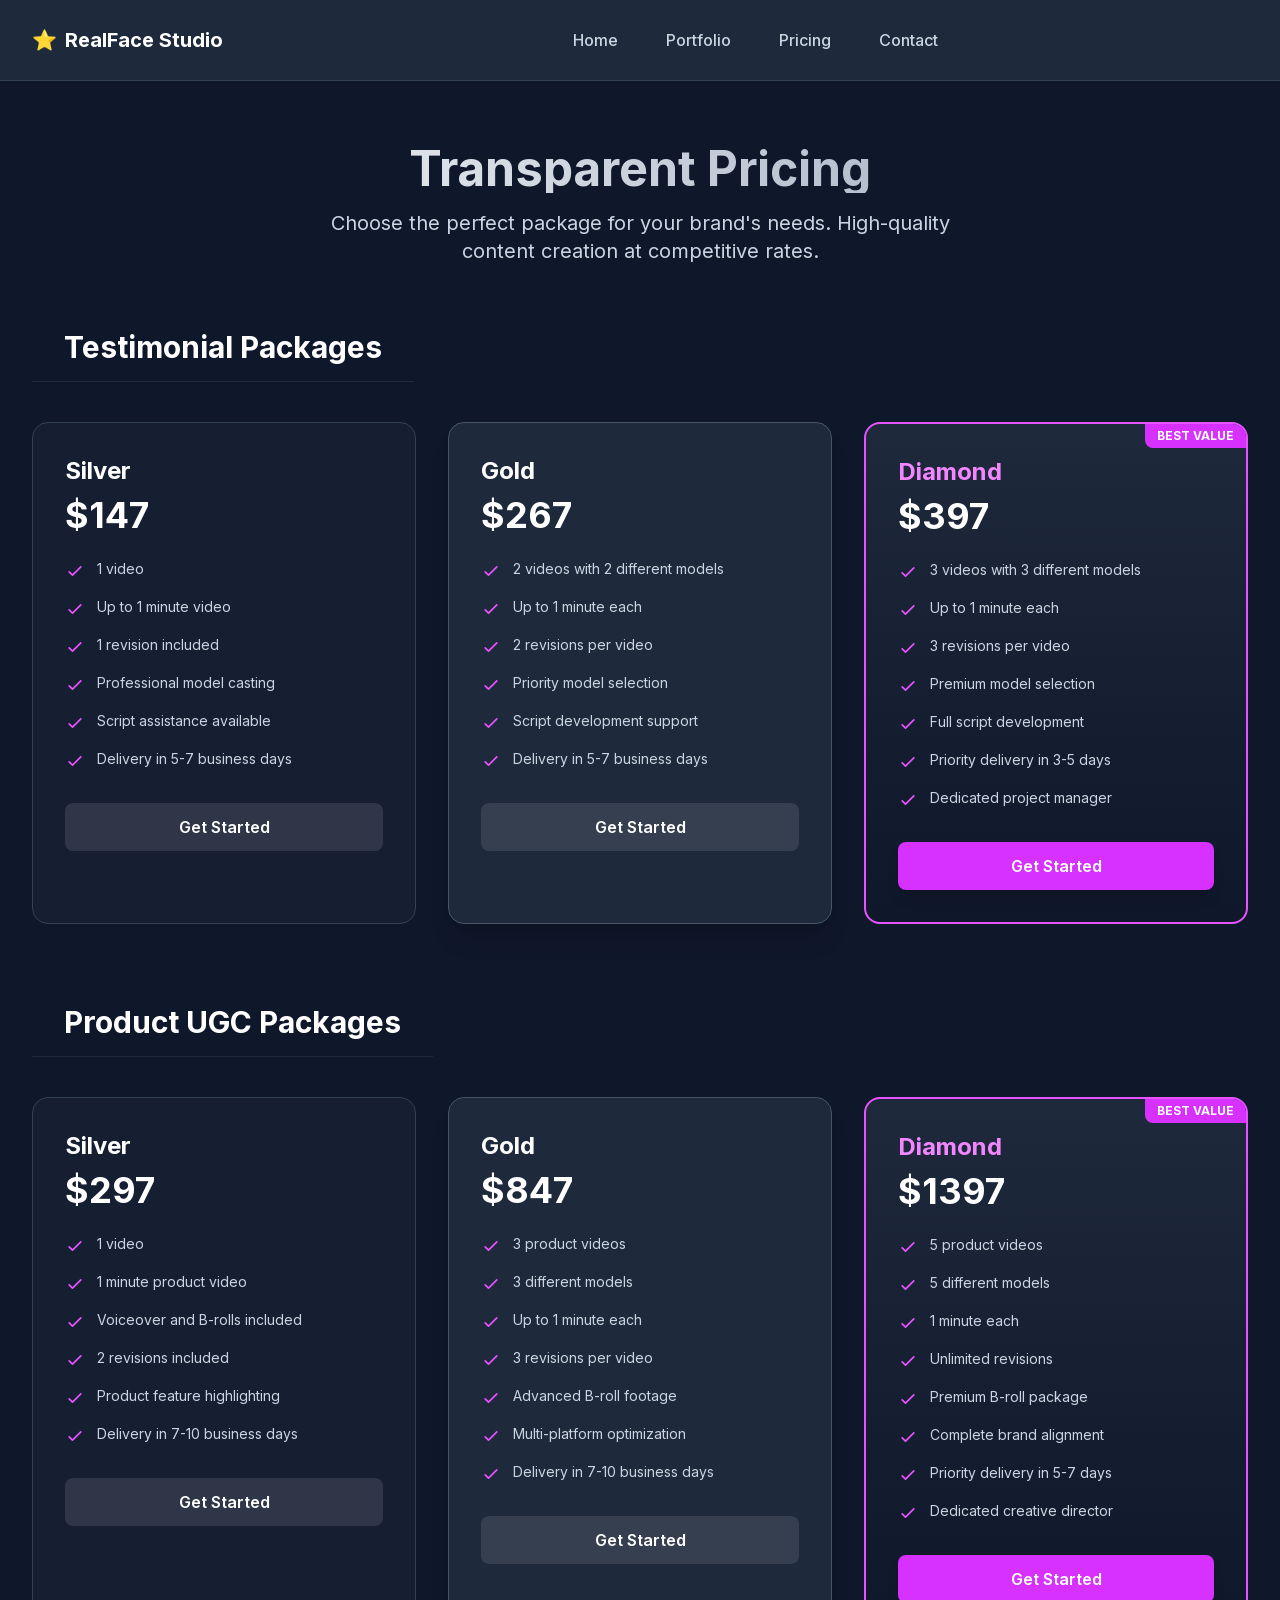
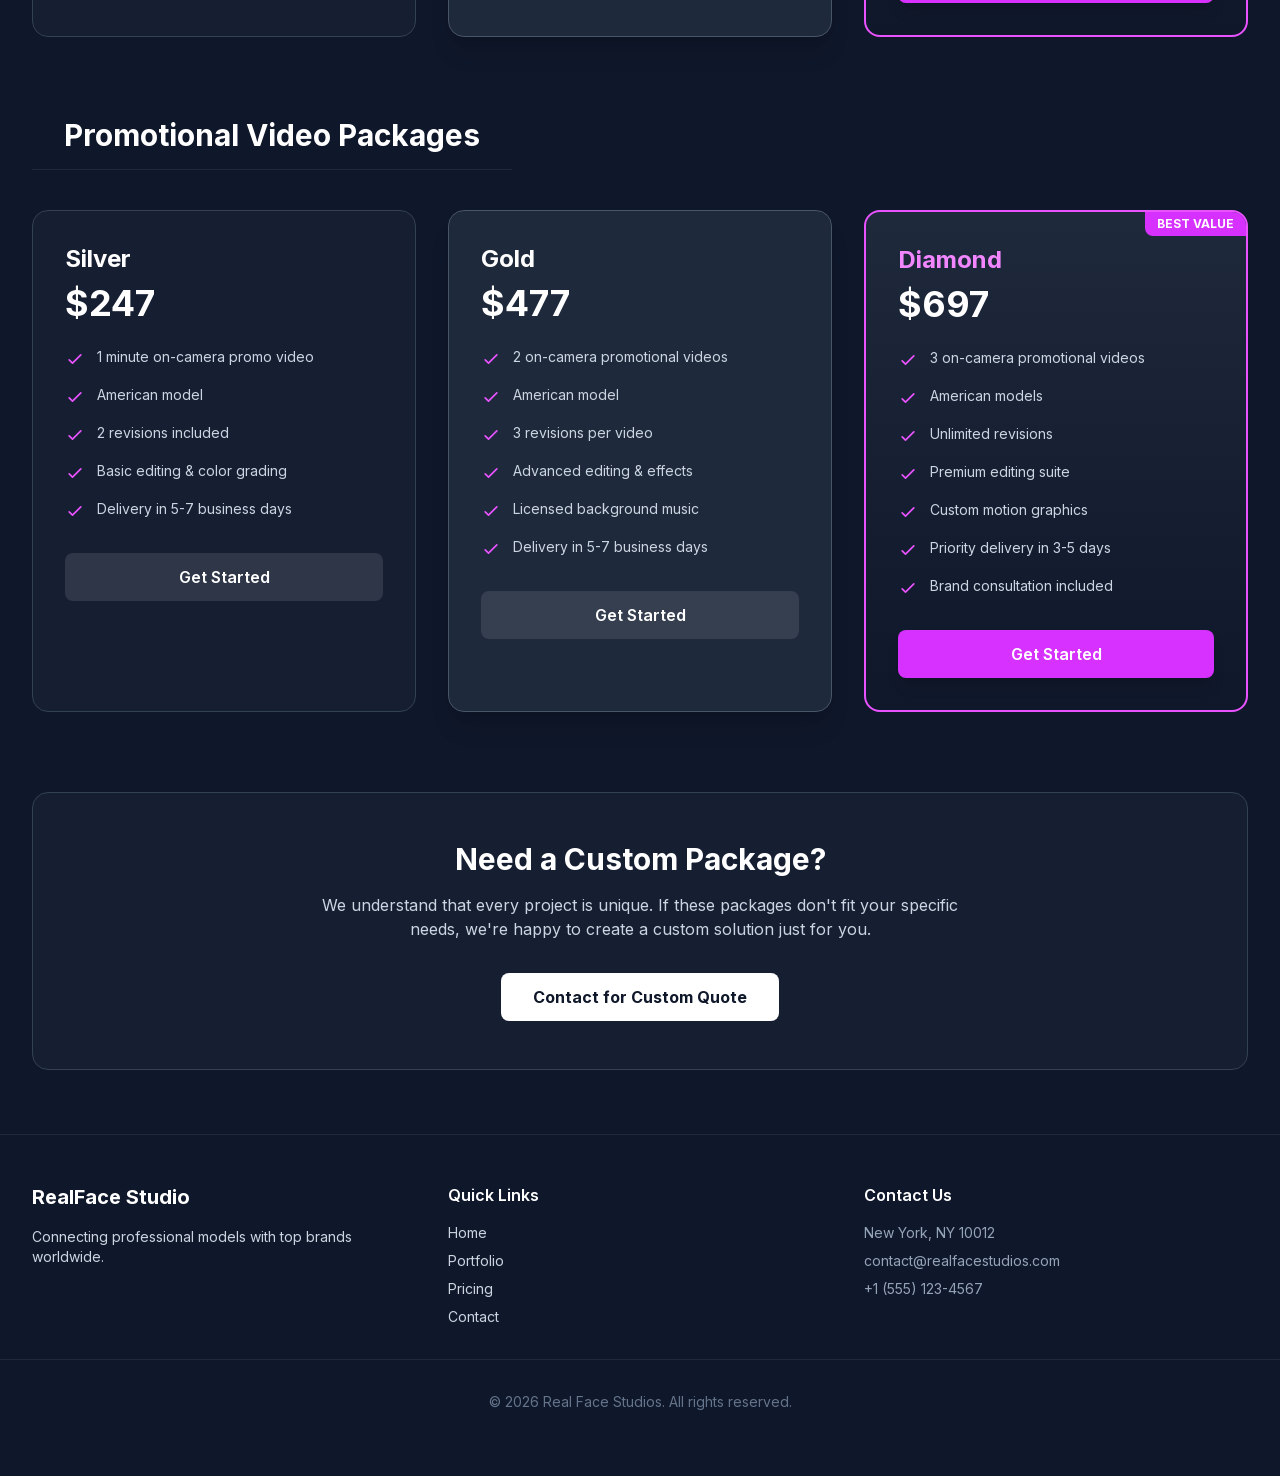
<file: pricing/index.html>
<!DOCTYPE html><html lang="en"><head><meta charSet="utf-8"/><meta name="viewport" content="width=device-width, initial-scale=1"/><link rel="preload" href="/_next/static/media/e4af272ccee01ff0-s.p.woff2" as="font" crossorigin="" type="font/woff2"/><link rel="stylesheet" href="/_next/static/css/78fd6d817c1ef994.css" crossorigin="" data-precedence="next"/><link rel="preload" as="script" fetchPriority="low" href="/_next/static/chunks/webpack-d167e881cf4f05d1.js" crossorigin=""/><script src="/_next/static/chunks/fd9d1056-32ebfd89680de79d.js" async="" crossorigin=""></script><script src="/_next/static/chunks/472-3ddfe5df2a9d2d48.js" async="" crossorigin=""></script><script src="/_next/static/chunks/main-app-21e04f82b79b4513.js" async="" crossorigin=""></script><script src="/_next/static/chunks/569-47d28bf33d768917.js" async=""></script><script src="/_next/static/chunks/846-f56c59300eda2d5d.js" async=""></script><script src="/_next/static/chunks/app/pricing/page-e1b6f92cb548f7af.js" async=""></script><script src="/_next/static/chunks/app/layout-02c7192b5a749764.js" async=""></script><title>RealFace Studio - Professional Modeling Agency</title><meta name="description" content="RealFace Studio connects professional models with top brands for UGC, commercials, and more."/><link rel="shortcut icon" href="/icon.svg"/><link rel="icon" href="/icon.svg"/><link rel="apple-touch-icon" href="/icon.svg"/><meta name="next-size-adjust"/><script src="/_next/static/chunks/polyfills-c67a75d1b6f99dc8.js" crossorigin="" noModule=""></script></head><body class="__className_f367f3"><div class="flex flex-col min-h-screen"><div class="flex-grow"><div class="min-h-screen bg-primary-900 text-white"><header class="bg-primary-800 border-b border-primary-700 sticky top-0 z-40"><div class="max-w-7xl mx-auto px-3 sm:px-4 lg:px-8"><div class="flex justify-between items-center h-16 sm:h-20"><div class="flex items-center min-w-0"><div class="flex-shrink-0"><a class="flex items-center gap-1.5 sm:gap-2" href="/"><h1 class="text-base sm:text-xl font-bold text-white flex items-center gap-1.5 sm:gap-2"><span class="text-accent-500">⭐</span><span class="truncate">RealFace Studio</span></h1></a></div></div><nav class="hidden md:block"><div class="ml-10 flex items-baseline space-x-4"><a class="px-4 py-2.5 rounded-md text-base font-medium transition-colors text-primary-300 hover:text-white hover:bg-primary-700" href="/">Home</a><a class="px-4 py-2.5 rounded-md text-base font-medium transition-colors text-primary-300 hover:text-white hover:bg-primary-700" href="/portfolio/">Portfolio</a><a class="px-4 py-2.5 rounded-md text-base font-medium transition-colors text-primary-300 hover:text-white hover:bg-primary-700" href="/pricing/">Pricing</a><a class="px-4 py-2.5 rounded-md text-base font-medium transition-colors text-primary-300 hover:text-white hover:bg-primary-700" href="/contact/">Contact</a></div></nav><div class="flex items-center gap-2 sm:gap-4"><button class="md:hidden text-primary-300 hover:text-white p-2 rounded-md transition-colors"><svg class="w-6 h-6" fill="none" stroke="currentColor" viewBox="0 0 24 24"><path stroke-linecap="round" stroke-linejoin="round" stroke-width="2" d="M4 6h16M4 12h16M4 18h16"></path></svg></button></div></div></div></header><main class="max-w-7xl mx-auto px-4 sm:px-6 lg:px-8 py-12 sm:py-16"><div class="text-center mb-16"><h1 class="text-4xl sm:text-5xl font-bold mb-4 bg-clip-text text-transparent bg-gradient-to-r from-white to-primary-400">Transparent Pricing</h1><p class="text-xl text-primary-300 max-w-2xl mx-auto">Choose the perfect package for your brand&#x27;s needs. High-quality content creation at competitive rates.</p></div><div class="space-y-20"><section class="relative"><div class="absolute inset-0 bg-accent-600/5 blur-3xl rounded-full -z-10 transform translate-y-1/4"></div><h2 class="text-3xl font-bold text-center mb-10 text-white border-b border-primary-800 pb-4 inline-block mx-auto px-8">Testimonial Packages</h2><div class="grid md:grid-cols-3 gap-8"><div class="
                        relative overflow-hidden rounded-2xl p-8 transition-all duration-300 hover:-translate-y-2
                        bg-primary-800/50 border border-primary-700
                      "><div class="mb-6"><h3 class="text-2xl font-bold mb-2 text-white">Silver</h3><div class="flex items-baseline gap-1"><span class="text-4xl font-bold text-white">$147</span></div></div><ul class="space-y-4 mb-8"><li class="flex items-start gap-3 text-primary-300"><svg class="w-5 h-5 text-accent-500 flex-shrink-0 mt-0.5" fill="none" stroke="currentColor" viewBox="0 0 24 24"><path stroke-linecap="round" stroke-linejoin="round" stroke-width="2" d="M5 13l4 4L19 7"></path></svg><span class="text-sm">1 video</span></li><li class="flex items-start gap-3 text-primary-300"><svg class="w-5 h-5 text-accent-500 flex-shrink-0 mt-0.5" fill="none" stroke="currentColor" viewBox="0 0 24 24"><path stroke-linecap="round" stroke-linejoin="round" stroke-width="2" d="M5 13l4 4L19 7"></path></svg><span class="text-sm">Up to 1 minute video</span></li><li class="flex items-start gap-3 text-primary-300"><svg class="w-5 h-5 text-accent-500 flex-shrink-0 mt-0.5" fill="none" stroke="currentColor" viewBox="0 0 24 24"><path stroke-linecap="round" stroke-linejoin="round" stroke-width="2" d="M5 13l4 4L19 7"></path></svg><span class="text-sm">1 revision included</span></li><li class="flex items-start gap-3 text-primary-300"><svg class="w-5 h-5 text-accent-500 flex-shrink-0 mt-0.5" fill="none" stroke="currentColor" viewBox="0 0 24 24"><path stroke-linecap="round" stroke-linejoin="round" stroke-width="2" d="M5 13l4 4L19 7"></path></svg><span class="text-sm">Professional model casting</span></li><li class="flex items-start gap-3 text-primary-300"><svg class="w-5 h-5 text-accent-500 flex-shrink-0 mt-0.5" fill="none" stroke="currentColor" viewBox="0 0 24 24"><path stroke-linecap="round" stroke-linejoin="round" stroke-width="2" d="M5 13l4 4L19 7"></path></svg><span class="text-sm">Script assistance available</span></li><li class="flex items-start gap-3 text-primary-300"><svg class="w-5 h-5 text-accent-500 flex-shrink-0 mt-0.5" fill="none" stroke="currentColor" viewBox="0 0 24 24"><path stroke-linecap="round" stroke-linejoin="round" stroke-width="2" d="M5 13l4 4L19 7"></path></svg><span class="text-sm">Delivery in 5-7 business days</span></li></ul><a class="
                          block w-full py-3 px-6 rounded-lg text-center font-semibold transition-all duration-200
                          bg-white/10 hover:bg-white/20 text-white
                        " href="/contact/?package=Testimonial%20Packages%20-%20Silver">Get Started</a></div><div class="
                        relative overflow-hidden rounded-2xl p-8 transition-all duration-300 hover:-translate-y-2
                        bg-primary-800 border border-primary-600 shadow-xl
                      "><div class="mb-6"><h3 class="text-2xl font-bold mb-2 text-white">Gold</h3><div class="flex items-baseline gap-1"><span class="text-4xl font-bold text-white">$267</span></div></div><ul class="space-y-4 mb-8"><li class="flex items-start gap-3 text-primary-300"><svg class="w-5 h-5 text-accent-500 flex-shrink-0 mt-0.5" fill="none" stroke="currentColor" viewBox="0 0 24 24"><path stroke-linecap="round" stroke-linejoin="round" stroke-width="2" d="M5 13l4 4L19 7"></path></svg><span class="text-sm">2 videos with 2 different models</span></li><li class="flex items-start gap-3 text-primary-300"><svg class="w-5 h-5 text-accent-500 flex-shrink-0 mt-0.5" fill="none" stroke="currentColor" viewBox="0 0 24 24"><path stroke-linecap="round" stroke-linejoin="round" stroke-width="2" d="M5 13l4 4L19 7"></path></svg><span class="text-sm">Up to 1 minute each</span></li><li class="flex items-start gap-3 text-primary-300"><svg class="w-5 h-5 text-accent-500 flex-shrink-0 mt-0.5" fill="none" stroke="currentColor" viewBox="0 0 24 24"><path stroke-linecap="round" stroke-linejoin="round" stroke-width="2" d="M5 13l4 4L19 7"></path></svg><span class="text-sm">2 revisions per video</span></li><li class="flex items-start gap-3 text-primary-300"><svg class="w-5 h-5 text-accent-500 flex-shrink-0 mt-0.5" fill="none" stroke="currentColor" viewBox="0 0 24 24"><path stroke-linecap="round" stroke-linejoin="round" stroke-width="2" d="M5 13l4 4L19 7"></path></svg><span class="text-sm">Priority model selection</span></li><li class="flex items-start gap-3 text-primary-300"><svg class="w-5 h-5 text-accent-500 flex-shrink-0 mt-0.5" fill="none" stroke="currentColor" viewBox="0 0 24 24"><path stroke-linecap="round" stroke-linejoin="round" stroke-width="2" d="M5 13l4 4L19 7"></path></svg><span class="text-sm">Script development support</span></li><li class="flex items-start gap-3 text-primary-300"><svg class="w-5 h-5 text-accent-500 flex-shrink-0 mt-0.5" fill="none" stroke="currentColor" viewBox="0 0 24 24"><path stroke-linecap="round" stroke-linejoin="round" stroke-width="2" d="M5 13l4 4L19 7"></path></svg><span class="text-sm">Delivery in 5-7 business days</span></li></ul><a class="
                          block w-full py-3 px-6 rounded-lg text-center font-semibold transition-all duration-200
                          bg-white/10 hover:bg-white/20 text-white
                        " href="/contact/?package=Testimonial%20Packages%20-%20Gold">Get Started</a></div><div class="
                        relative overflow-hidden rounded-2xl p-8 transition-all duration-300 hover:-translate-y-2
                        bg-gradient-to-b from-primary-800 to-primary-900 border-2 border-accent-500 shadow-[0_0_30px_rgba(var(--accent-500-rgb),0.3)]
                      "><div class="absolute top-0 right-0 bg-accent-600 text-white text-xs font-bold px-3 py-1 rounded-bl-lg">BEST VALUE</div><div class="mb-6"><h3 class="text-2xl font-bold mb-2 text-accent-400">Diamond</h3><div class="flex items-baseline gap-1"><span class="text-4xl font-bold text-white">$397</span></div></div><ul class="space-y-4 mb-8"><li class="flex items-start gap-3 text-primary-300"><svg class="w-5 h-5 text-accent-500 flex-shrink-0 mt-0.5" fill="none" stroke="currentColor" viewBox="0 0 24 24"><path stroke-linecap="round" stroke-linejoin="round" stroke-width="2" d="M5 13l4 4L19 7"></path></svg><span class="text-sm">3 videos with 3 different models</span></li><li class="flex items-start gap-3 text-primary-300"><svg class="w-5 h-5 text-accent-500 flex-shrink-0 mt-0.5" fill="none" stroke="currentColor" viewBox="0 0 24 24"><path stroke-linecap="round" stroke-linejoin="round" stroke-width="2" d="M5 13l4 4L19 7"></path></svg><span class="text-sm">Up to 1 minute each</span></li><li class="flex items-start gap-3 text-primary-300"><svg class="w-5 h-5 text-accent-500 flex-shrink-0 mt-0.5" fill="none" stroke="currentColor" viewBox="0 0 24 24"><path stroke-linecap="round" stroke-linejoin="round" stroke-width="2" d="M5 13l4 4L19 7"></path></svg><span class="text-sm">3 revisions per video</span></li><li class="flex items-start gap-3 text-primary-300"><svg class="w-5 h-5 text-accent-500 flex-shrink-0 mt-0.5" fill="none" stroke="currentColor" viewBox="0 0 24 24"><path stroke-linecap="round" stroke-linejoin="round" stroke-width="2" d="M5 13l4 4L19 7"></path></svg><span class="text-sm">Premium model selection</span></li><li class="flex items-start gap-3 text-primary-300"><svg class="w-5 h-5 text-accent-500 flex-shrink-0 mt-0.5" fill="none" stroke="currentColor" viewBox="0 0 24 24"><path stroke-linecap="round" stroke-linejoin="round" stroke-width="2" d="M5 13l4 4L19 7"></path></svg><span class="text-sm">Full script development</span></li><li class="flex items-start gap-3 text-primary-300"><svg class="w-5 h-5 text-accent-500 flex-shrink-0 mt-0.5" fill="none" stroke="currentColor" viewBox="0 0 24 24"><path stroke-linecap="round" stroke-linejoin="round" stroke-width="2" d="M5 13l4 4L19 7"></path></svg><span class="text-sm">Priority delivery in 3-5 days</span></li><li class="flex items-start gap-3 text-primary-300"><svg class="w-5 h-5 text-accent-500 flex-shrink-0 mt-0.5" fill="none" stroke="currentColor" viewBox="0 0 24 24"><path stroke-linecap="round" stroke-linejoin="round" stroke-width="2" d="M5 13l4 4L19 7"></path></svg><span class="text-sm">Dedicated project manager</span></li></ul><a class="
                          block w-full py-3 px-6 rounded-lg text-center font-semibold transition-all duration-200
                          bg-accent-600 hover:bg-accent-700 text-white shadow-lg hover:shadow-accent-600/25
                        " href="/contact/?package=Testimonial%20Packages%20-%20Diamond">Get Started</a></div></div></section><section class="relative"><div class="absolute inset-0 bg-accent-600/5 blur-3xl rounded-full -z-10 transform translate-y-1/4"></div><h2 class="text-3xl font-bold text-center mb-10 text-white border-b border-primary-800 pb-4 inline-block mx-auto px-8">Product UGC Packages</h2><div class="grid md:grid-cols-3 gap-8"><div class="
                        relative overflow-hidden rounded-2xl p-8 transition-all duration-300 hover:-translate-y-2
                        bg-primary-800/50 border border-primary-700
                      "><div class="mb-6"><h3 class="text-2xl font-bold mb-2 text-white">Silver</h3><div class="flex items-baseline gap-1"><span class="text-4xl font-bold text-white">$297</span></div></div><ul class="space-y-4 mb-8"><li class="flex items-start gap-3 text-primary-300"><svg class="w-5 h-5 text-accent-500 flex-shrink-0 mt-0.5" fill="none" stroke="currentColor" viewBox="0 0 24 24"><path stroke-linecap="round" stroke-linejoin="round" stroke-width="2" d="M5 13l4 4L19 7"></path></svg><span class="text-sm">1 video</span></li><li class="flex items-start gap-3 text-primary-300"><svg class="w-5 h-5 text-accent-500 flex-shrink-0 mt-0.5" fill="none" stroke="currentColor" viewBox="0 0 24 24"><path stroke-linecap="round" stroke-linejoin="round" stroke-width="2" d="M5 13l4 4L19 7"></path></svg><span class="text-sm">1 minute product video</span></li><li class="flex items-start gap-3 text-primary-300"><svg class="w-5 h-5 text-accent-500 flex-shrink-0 mt-0.5" fill="none" stroke="currentColor" viewBox="0 0 24 24"><path stroke-linecap="round" stroke-linejoin="round" stroke-width="2" d="M5 13l4 4L19 7"></path></svg><span class="text-sm">Voiceover and B-rolls included</span></li><li class="flex items-start gap-3 text-primary-300"><svg class="w-5 h-5 text-accent-500 flex-shrink-0 mt-0.5" fill="none" stroke="currentColor" viewBox="0 0 24 24"><path stroke-linecap="round" stroke-linejoin="round" stroke-width="2" d="M5 13l4 4L19 7"></path></svg><span class="text-sm">2 revisions included</span></li><li class="flex items-start gap-3 text-primary-300"><svg class="w-5 h-5 text-accent-500 flex-shrink-0 mt-0.5" fill="none" stroke="currentColor" viewBox="0 0 24 24"><path stroke-linecap="round" stroke-linejoin="round" stroke-width="2" d="M5 13l4 4L19 7"></path></svg><span class="text-sm">Product feature highlighting</span></li><li class="flex items-start gap-3 text-primary-300"><svg class="w-5 h-5 text-accent-500 flex-shrink-0 mt-0.5" fill="none" stroke="currentColor" viewBox="0 0 24 24"><path stroke-linecap="round" stroke-linejoin="round" stroke-width="2" d="M5 13l4 4L19 7"></path></svg><span class="text-sm">Delivery in 7-10 business days</span></li></ul><a class="
                          block w-full py-3 px-6 rounded-lg text-center font-semibold transition-all duration-200
                          bg-white/10 hover:bg-white/20 text-white
                        " href="/contact/?package=Product%20UGC%20Packages%20-%20Silver">Get Started</a></div><div class="
                        relative overflow-hidden rounded-2xl p-8 transition-all duration-300 hover:-translate-y-2
                        bg-primary-800 border border-primary-600 shadow-xl
                      "><div class="mb-6"><h3 class="text-2xl font-bold mb-2 text-white">Gold</h3><div class="flex items-baseline gap-1"><span class="text-4xl font-bold text-white">$847</span></div></div><ul class="space-y-4 mb-8"><li class="flex items-start gap-3 text-primary-300"><svg class="w-5 h-5 text-accent-500 flex-shrink-0 mt-0.5" fill="none" stroke="currentColor" viewBox="0 0 24 24"><path stroke-linecap="round" stroke-linejoin="round" stroke-width="2" d="M5 13l4 4L19 7"></path></svg><span class="text-sm">3 product videos</span></li><li class="flex items-start gap-3 text-primary-300"><svg class="w-5 h-5 text-accent-500 flex-shrink-0 mt-0.5" fill="none" stroke="currentColor" viewBox="0 0 24 24"><path stroke-linecap="round" stroke-linejoin="round" stroke-width="2" d="M5 13l4 4L19 7"></path></svg><span class="text-sm">3 different models</span></li><li class="flex items-start gap-3 text-primary-300"><svg class="w-5 h-5 text-accent-500 flex-shrink-0 mt-0.5" fill="none" stroke="currentColor" viewBox="0 0 24 24"><path stroke-linecap="round" stroke-linejoin="round" stroke-width="2" d="M5 13l4 4L19 7"></path></svg><span class="text-sm">Up to 1 minute each</span></li><li class="flex items-start gap-3 text-primary-300"><svg class="w-5 h-5 text-accent-500 flex-shrink-0 mt-0.5" fill="none" stroke="currentColor" viewBox="0 0 24 24"><path stroke-linecap="round" stroke-linejoin="round" stroke-width="2" d="M5 13l4 4L19 7"></path></svg><span class="text-sm">3 revisions per video</span></li><li class="flex items-start gap-3 text-primary-300"><svg class="w-5 h-5 text-accent-500 flex-shrink-0 mt-0.5" fill="none" stroke="currentColor" viewBox="0 0 24 24"><path stroke-linecap="round" stroke-linejoin="round" stroke-width="2" d="M5 13l4 4L19 7"></path></svg><span class="text-sm">Advanced B-roll footage</span></li><li class="flex items-start gap-3 text-primary-300"><svg class="w-5 h-5 text-accent-500 flex-shrink-0 mt-0.5" fill="none" stroke="currentColor" viewBox="0 0 24 24"><path stroke-linecap="round" stroke-linejoin="round" stroke-width="2" d="M5 13l4 4L19 7"></path></svg><span class="text-sm">Multi-platform optimization</span></li><li class="flex items-start gap-3 text-primary-300"><svg class="w-5 h-5 text-accent-500 flex-shrink-0 mt-0.5" fill="none" stroke="currentColor" viewBox="0 0 24 24"><path stroke-linecap="round" stroke-linejoin="round" stroke-width="2" d="M5 13l4 4L19 7"></path></svg><span class="text-sm">Delivery in 7-10 business days</span></li></ul><a class="
                          block w-full py-3 px-6 rounded-lg text-center font-semibold transition-all duration-200
                          bg-white/10 hover:bg-white/20 text-white
                        " href="/contact/?package=Product%20UGC%20Packages%20-%20Gold">Get Started</a></div><div class="
                        relative overflow-hidden rounded-2xl p-8 transition-all duration-300 hover:-translate-y-2
                        bg-gradient-to-b from-primary-800 to-primary-900 border-2 border-accent-500 shadow-[0_0_30px_rgba(var(--accent-500-rgb),0.3)]
                      "><div class="absolute top-0 right-0 bg-accent-600 text-white text-xs font-bold px-3 py-1 rounded-bl-lg">BEST VALUE</div><div class="mb-6"><h3 class="text-2xl font-bold mb-2 text-accent-400">Diamond</h3><div class="flex items-baseline gap-1"><span class="text-4xl font-bold text-white">$1397</span></div></div><ul class="space-y-4 mb-8"><li class="flex items-start gap-3 text-primary-300"><svg class="w-5 h-5 text-accent-500 flex-shrink-0 mt-0.5" fill="none" stroke="currentColor" viewBox="0 0 24 24"><path stroke-linecap="round" stroke-linejoin="round" stroke-width="2" d="M5 13l4 4L19 7"></path></svg><span class="text-sm">5 product videos</span></li><li class="flex items-start gap-3 text-primary-300"><svg class="w-5 h-5 text-accent-500 flex-shrink-0 mt-0.5" fill="none" stroke="currentColor" viewBox="0 0 24 24"><path stroke-linecap="round" stroke-linejoin="round" stroke-width="2" d="M5 13l4 4L19 7"></path></svg><span class="text-sm">5 different models</span></li><li class="flex items-start gap-3 text-primary-300"><svg class="w-5 h-5 text-accent-500 flex-shrink-0 mt-0.5" fill="none" stroke="currentColor" viewBox="0 0 24 24"><path stroke-linecap="round" stroke-linejoin="round" stroke-width="2" d="M5 13l4 4L19 7"></path></svg><span class="text-sm">1 minute each</span></li><li class="flex items-start gap-3 text-primary-300"><svg class="w-5 h-5 text-accent-500 flex-shrink-0 mt-0.5" fill="none" stroke="currentColor" viewBox="0 0 24 24"><path stroke-linecap="round" stroke-linejoin="round" stroke-width="2" d="M5 13l4 4L19 7"></path></svg><span class="text-sm">Unlimited revisions</span></li><li class="flex items-start gap-3 text-primary-300"><svg class="w-5 h-5 text-accent-500 flex-shrink-0 mt-0.5" fill="none" stroke="currentColor" viewBox="0 0 24 24"><path stroke-linecap="round" stroke-linejoin="round" stroke-width="2" d="M5 13l4 4L19 7"></path></svg><span class="text-sm">Premium B-roll package</span></li><li class="flex items-start gap-3 text-primary-300"><svg class="w-5 h-5 text-accent-500 flex-shrink-0 mt-0.5" fill="none" stroke="currentColor" viewBox="0 0 24 24"><path stroke-linecap="round" stroke-linejoin="round" stroke-width="2" d="M5 13l4 4L19 7"></path></svg><span class="text-sm">Complete brand alignment</span></li><li class="flex items-start gap-3 text-primary-300"><svg class="w-5 h-5 text-accent-500 flex-shrink-0 mt-0.5" fill="none" stroke="currentColor" viewBox="0 0 24 24"><path stroke-linecap="round" stroke-linejoin="round" stroke-width="2" d="M5 13l4 4L19 7"></path></svg><span class="text-sm">Priority delivery in 5-7 days</span></li><li class="flex items-start gap-3 text-primary-300"><svg class="w-5 h-5 text-accent-500 flex-shrink-0 mt-0.5" fill="none" stroke="currentColor" viewBox="0 0 24 24"><path stroke-linecap="round" stroke-linejoin="round" stroke-width="2" d="M5 13l4 4L19 7"></path></svg><span class="text-sm">Dedicated creative director</span></li></ul><a class="
                          block w-full py-3 px-6 rounded-lg text-center font-semibold transition-all duration-200
                          bg-accent-600 hover:bg-accent-700 text-white shadow-lg hover:shadow-accent-600/25
                        " href="/contact/?package=Product%20UGC%20Packages%20-%20Diamond">Get Started</a></div></div></section><section class="relative"><div class="absolute inset-0 bg-accent-600/5 blur-3xl rounded-full -z-10 transform translate-y-1/4"></div><h2 class="text-3xl font-bold text-center mb-10 text-white border-b border-primary-800 pb-4 inline-block mx-auto px-8">Promotional Video Packages</h2><div class="grid md:grid-cols-3 gap-8"><div class="
                        relative overflow-hidden rounded-2xl p-8 transition-all duration-300 hover:-translate-y-2
                        bg-primary-800/50 border border-primary-700
                      "><div class="mb-6"><h3 class="text-2xl font-bold mb-2 text-white">Silver</h3><div class="flex items-baseline gap-1"><span class="text-4xl font-bold text-white">$247</span></div></div><ul class="space-y-4 mb-8"><li class="flex items-start gap-3 text-primary-300"><svg class="w-5 h-5 text-accent-500 flex-shrink-0 mt-0.5" fill="none" stroke="currentColor" viewBox="0 0 24 24"><path stroke-linecap="round" stroke-linejoin="round" stroke-width="2" d="M5 13l4 4L19 7"></path></svg><span class="text-sm">1 minute on-camera promo video</span></li><li class="flex items-start gap-3 text-primary-300"><svg class="w-5 h-5 text-accent-500 flex-shrink-0 mt-0.5" fill="none" stroke="currentColor" viewBox="0 0 24 24"><path stroke-linecap="round" stroke-linejoin="round" stroke-width="2" d="M5 13l4 4L19 7"></path></svg><span class="text-sm">American model</span></li><li class="flex items-start gap-3 text-primary-300"><svg class="w-5 h-5 text-accent-500 flex-shrink-0 mt-0.5" fill="none" stroke="currentColor" viewBox="0 0 24 24"><path stroke-linecap="round" stroke-linejoin="round" stroke-width="2" d="M5 13l4 4L19 7"></path></svg><span class="text-sm">2 revisions included</span></li><li class="flex items-start gap-3 text-primary-300"><svg class="w-5 h-5 text-accent-500 flex-shrink-0 mt-0.5" fill="none" stroke="currentColor" viewBox="0 0 24 24"><path stroke-linecap="round" stroke-linejoin="round" stroke-width="2" d="M5 13l4 4L19 7"></path></svg><span class="text-sm">Basic editing &amp; color grading</span></li><li class="flex items-start gap-3 text-primary-300"><svg class="w-5 h-5 text-accent-500 flex-shrink-0 mt-0.5" fill="none" stroke="currentColor" viewBox="0 0 24 24"><path stroke-linecap="round" stroke-linejoin="round" stroke-width="2" d="M5 13l4 4L19 7"></path></svg><span class="text-sm">Delivery in 5-7 business days</span></li></ul><a class="
                          block w-full py-3 px-6 rounded-lg text-center font-semibold transition-all duration-200
                          bg-white/10 hover:bg-white/20 text-white
                        " href="/contact/?package=Promotional%20Video%20Packages%20-%20Silver">Get Started</a></div><div class="
                        relative overflow-hidden rounded-2xl p-8 transition-all duration-300 hover:-translate-y-2
                        bg-primary-800 border border-primary-600 shadow-xl
                      "><div class="mb-6"><h3 class="text-2xl font-bold mb-2 text-white">Gold</h3><div class="flex items-baseline gap-1"><span class="text-4xl font-bold text-white">$477</span></div></div><ul class="space-y-4 mb-8"><li class="flex items-start gap-3 text-primary-300"><svg class="w-5 h-5 text-accent-500 flex-shrink-0 mt-0.5" fill="none" stroke="currentColor" viewBox="0 0 24 24"><path stroke-linecap="round" stroke-linejoin="round" stroke-width="2" d="M5 13l4 4L19 7"></path></svg><span class="text-sm">2 on-camera promotional videos</span></li><li class="flex items-start gap-3 text-primary-300"><svg class="w-5 h-5 text-accent-500 flex-shrink-0 mt-0.5" fill="none" stroke="currentColor" viewBox="0 0 24 24"><path stroke-linecap="round" stroke-linejoin="round" stroke-width="2" d="M5 13l4 4L19 7"></path></svg><span class="text-sm">American model</span></li><li class="flex items-start gap-3 text-primary-300"><svg class="w-5 h-5 text-accent-500 flex-shrink-0 mt-0.5" fill="none" stroke="currentColor" viewBox="0 0 24 24"><path stroke-linecap="round" stroke-linejoin="round" stroke-width="2" d="M5 13l4 4L19 7"></path></svg><span class="text-sm">3 revisions per video</span></li><li class="flex items-start gap-3 text-primary-300"><svg class="w-5 h-5 text-accent-500 flex-shrink-0 mt-0.5" fill="none" stroke="currentColor" viewBox="0 0 24 24"><path stroke-linecap="round" stroke-linejoin="round" stroke-width="2" d="M5 13l4 4L19 7"></path></svg><span class="text-sm">Advanced editing &amp; effects</span></li><li class="flex items-start gap-3 text-primary-300"><svg class="w-5 h-5 text-accent-500 flex-shrink-0 mt-0.5" fill="none" stroke="currentColor" viewBox="0 0 24 24"><path stroke-linecap="round" stroke-linejoin="round" stroke-width="2" d="M5 13l4 4L19 7"></path></svg><span class="text-sm">Licensed background music</span></li><li class="flex items-start gap-3 text-primary-300"><svg class="w-5 h-5 text-accent-500 flex-shrink-0 mt-0.5" fill="none" stroke="currentColor" viewBox="0 0 24 24"><path stroke-linecap="round" stroke-linejoin="round" stroke-width="2" d="M5 13l4 4L19 7"></path></svg><span class="text-sm">Delivery in 5-7 business days</span></li></ul><a class="
                          block w-full py-3 px-6 rounded-lg text-center font-semibold transition-all duration-200
                          bg-white/10 hover:bg-white/20 text-white
                        " href="/contact/?package=Promotional%20Video%20Packages%20-%20Gold">Get Started</a></div><div class="
                        relative overflow-hidden rounded-2xl p-8 transition-all duration-300 hover:-translate-y-2
                        bg-gradient-to-b from-primary-800 to-primary-900 border-2 border-accent-500 shadow-[0_0_30px_rgba(var(--accent-500-rgb),0.3)]
                      "><div class="absolute top-0 right-0 bg-accent-600 text-white text-xs font-bold px-3 py-1 rounded-bl-lg">BEST VALUE</div><div class="mb-6"><h3 class="text-2xl font-bold mb-2 text-accent-400">Diamond</h3><div class="flex items-baseline gap-1"><span class="text-4xl font-bold text-white">$697</span></div></div><ul class="space-y-4 mb-8"><li class="flex items-start gap-3 text-primary-300"><svg class="w-5 h-5 text-accent-500 flex-shrink-0 mt-0.5" fill="none" stroke="currentColor" viewBox="0 0 24 24"><path stroke-linecap="round" stroke-linejoin="round" stroke-width="2" d="M5 13l4 4L19 7"></path></svg><span class="text-sm">3 on-camera promotional videos</span></li><li class="flex items-start gap-3 text-primary-300"><svg class="w-5 h-5 text-accent-500 flex-shrink-0 mt-0.5" fill="none" stroke="currentColor" viewBox="0 0 24 24"><path stroke-linecap="round" stroke-linejoin="round" stroke-width="2" d="M5 13l4 4L19 7"></path></svg><span class="text-sm">American models</span></li><li class="flex items-start gap-3 text-primary-300"><svg class="w-5 h-5 text-accent-500 flex-shrink-0 mt-0.5" fill="none" stroke="currentColor" viewBox="0 0 24 24"><path stroke-linecap="round" stroke-linejoin="round" stroke-width="2" d="M5 13l4 4L19 7"></path></svg><span class="text-sm">Unlimited revisions</span></li><li class="flex items-start gap-3 text-primary-300"><svg class="w-5 h-5 text-accent-500 flex-shrink-0 mt-0.5" fill="none" stroke="currentColor" viewBox="0 0 24 24"><path stroke-linecap="round" stroke-linejoin="round" stroke-width="2" d="M5 13l4 4L19 7"></path></svg><span class="text-sm">Premium editing suite</span></li><li class="flex items-start gap-3 text-primary-300"><svg class="w-5 h-5 text-accent-500 flex-shrink-0 mt-0.5" fill="none" stroke="currentColor" viewBox="0 0 24 24"><path stroke-linecap="round" stroke-linejoin="round" stroke-width="2" d="M5 13l4 4L19 7"></path></svg><span class="text-sm">Custom motion graphics</span></li><li class="flex items-start gap-3 text-primary-300"><svg class="w-5 h-5 text-accent-500 flex-shrink-0 mt-0.5" fill="none" stroke="currentColor" viewBox="0 0 24 24"><path stroke-linecap="round" stroke-linejoin="round" stroke-width="2" d="M5 13l4 4L19 7"></path></svg><span class="text-sm">Priority delivery in 3-5 days</span></li><li class="flex items-start gap-3 text-primary-300"><svg class="w-5 h-5 text-accent-500 flex-shrink-0 mt-0.5" fill="none" stroke="currentColor" viewBox="0 0 24 24"><path stroke-linecap="round" stroke-linejoin="round" stroke-width="2" d="M5 13l4 4L19 7"></path></svg><span class="text-sm">Brand consultation included</span></li></ul><a class="
                          block w-full py-3 px-6 rounded-lg text-center font-semibold transition-all duration-200
                          bg-accent-600 hover:bg-accent-700 text-white shadow-lg hover:shadow-accent-600/25
                        " href="/contact/?package=Promotional%20Video%20Packages%20-%20Diamond">Get Started</a></div></div></section></div><div class="mt-20 text-center bg-primary-800/50 rounded-2xl p-8 sm:p-12 border border-primary-700"><h2 class="text-2xl sm:text-3xl font-bold mb-4">Need a Custom Package?</h2><p class="text-primary-300 mb-8 max-w-2xl mx-auto">We understand that every project is unique. If these packages don&#x27;t fit your specific needs, we&#x27;re happy to create a custom solution just for you.</p><a class="inline-block bg-white text-primary-900 px-8 py-3 rounded-lg font-bold hover:bg-primary-100 transition-colors" href="/contact/?package=Custom%20Inquiry">Contact for Custom Quote</a></div></main></div></div><footer class="bg-primary-950 border-t border-primary-800 py-12"><div class="max-w-7xl mx-auto px-4 sm:px-6 lg:px-8"><div class="grid grid-cols-1 md:grid-cols-3 gap-8 mb-8"><div><h3 class="text-xl font-bold text-white mb-4">RealFace Studio</h3><p class="text-primary-300 text-sm">Connecting professional models with top brands worldwide.</p></div><div><h3 class="text-white font-semibold mb-4">Quick Links</h3><ul class="space-y-2 text-sm"><li><a class="text-primary-300 hover:text-white transition-colors" href="/">Home</a></li><li><a class="text-primary-300 hover:text-white transition-colors" href="/portfolio/">Portfolio</a></li><li><a class="text-primary-300 hover:text-white transition-colors" href="/pricing/">Pricing</a></li><li><a class="text-primary-300 hover:text-white transition-colors" href="/contact/">Contact</a></li></ul></div><div><h3 class="text-white font-semibold mb-4">Contact Us</h3><ul class="space-y-2 text-sm text-primary-400"><li>New York, NY 10012</li><li>contact@realfacestudios.com</li><li>+1 (555) 123-4567</li></ul></div></div></div><div class="border-t border-primary-800 pt-8"><p class="text-primary-500 text-sm text-center">© <!-- -->2026<!-- --> Real Face Studios. All rights reserved.</p><div class="flex gap-4 justify-center mt-4"><a href="https://instagram.com/realfacestudios" target="_blank" rel="noopener noreferrer" aria-label="Instagram" class="text-primary-400 hover:text-accent-400 transition-colors p-2 rounded-full hover:bg-primary-800"><svg class="w-5 h-5" fill="currentColor" viewBox="0 0 24 24" aria-hidden="true"><path d="M12 2.163c3.204 0 3.584.012 4.85.07 3.252.148 4.771 1.691 4.919 4.919.058 1.265.069 1.645.069 4.849 0 3.205-.012 3.584-.069 4.849-.149 3.225-1.664 4.771-4.919 4.919-1.266.058-1.644.07-4.85.07-3.204 0-3.584-.012-4.849-.07-3.26-.149-4.771-1.699-4.919-4.92-.058-1.265-.07-1.644-.07-4.849 0-3.204.012-3.583.07-4.849.149-3.227 1.664-4.771 4.919-4.919 1.266-.057 1.645-.069 4.849-.069zM12 0C8.741 0 8.333.014 7.053.072 2.695.272.273 2.69.073 7.052.014 8.333 0 8.741 0 12c0 3.259.014 3.668.072 4.948.2 4.358 2.618 6.78 6.98 6.98C8.333 23.986 8.741 24 12 24c3.259 0 3.668-.014 4.948-.072 4.354-.2 6.782-2.618 6.979-6.98.059-1.28.073-1.689.073-4.948 0-3.259-.014-3.667-.072-4.947-.196-4.354-2.617-6.78-6.979-6.98C15.668.014 15.259 0 12 0zm0 5.838a6.162 6.162 0 100 12.324 6.162 6.162 0 000-12.324zM12 16a4 4 0 110-8 4 4 0 010 8zm6.406-11.845a1.44 1.44 0 100 2.881 1.44 1.44 0 000-2.881z"/></svg></a><a href="https://tiktok.com/@realfacestudios" target="_blank" rel="noopener noreferrer" aria-label="TikTok" class="text-primary-400 hover:text-accent-400 transition-colors p-2 rounded-full hover:bg-primary-800"><svg class="w-5 h-5" fill="currentColor" viewBox="0 0 24 24" aria-hidden="true"><path d="M19.59 6.69a4.83 4.83 0 01-3.77-4.25V2h-3.45v13.67a2.89 2.89 0 01-5.2 1.74 2.89 2.89 0 012.31-4.64 2.93 2.93 0 01.88.13V9.4a6.84 6.84 0 00-1-.05A6.33 6.33 0 005 20.1a6.34 6.34 0 0010.86-4.43v-7a8.16 8.16 0 004.77 1.52v-3.4a4.85 4.85 0 01-1.04-.1z"/></svg></a><a href="https://youtube.com/@realfacestudios" target="_blank" rel="noopener noreferrer" aria-label="YouTube" class="text-primary-400 hover:text-accent-400 transition-colors p-2 rounded-full hover:bg-primary-800"><svg class="w-5 h-5" fill="currentColor" viewBox="0 0 24 24" aria-hidden="true"><path d="M23.498 6.186a3.016 3.016 0 00-2.122-2.136C19.505 3.545 12 3.545 12 3.545s-7.505 0-9.377.505A3.017 3.017 0 00.502 6.186C0 8.07 0 12 0 12s0 3.93.502 5.814a3.016 3.016 0 002.122 2.136c1.871.505 9.376.505 9.376.505s7.505 0 9.377-.505a3.015 3.015 0 002.122-2.136C24 15.93 24 12 24 12s0-3.93-.502-5.814zM9.545 15.568V8.432L15.818 12l-6.273 3.568z"/></svg></a><a href="https://x.com/realfacestudios" target="_blank" rel="noopener noreferrer" aria-label="X" class="text-primary-400 hover:text-accent-400 transition-colors p-2 rounded-full hover:bg-primary-800"><svg class="w-5 h-5" fill="currentColor" viewBox="0 0 24 24" aria-hidden="true"><path d="M18.244 2.25h3.308l-7.227 8.26 8.502 11.24H16.17l-5.214-6.817L4.99 21.75H1.68l7.73-8.835L1.254 2.25H8.08l4.713 6.231zm-1.161 17.52h1.833L7.084 4.126H5.117z"/></svg></a><a href="https://linkedin.com/company/realfacestudios" target="_blank" rel="noopener noreferrer" aria-label="LinkedIn" class="text-primary-400 hover:text-accent-400 transition-colors p-2 rounded-full hover:bg-primary-800"><svg class="w-5 h-5" fill="currentColor" viewBox="0 0 24 24" aria-hidden="true"><path d="M20.447 20.452h-3.554v-5.569c0-1.328-.027-3.037-1.852-3.037-1.853 0-2.136 1.445-2.136 2.939v5.667H9.351V9h3.414v1.561h.046c.477-.9 1.637-1.85 3.37-1.85 3.601 0 4.267 2.37 4.267 5.455v6.286zM5.337 7.433a2.062 2.062 0 01-2.063-2.065 2.064 2.064 0 112.063 2.065zm1.782 13.019H3.555V9h3.564v11.452zM22.225 0H1.771C.792 0 0 .774 0 1.729v20.542C0 23.227.792 24 1.771 24h20.451C23.2 24 24 23.227 24 22.271V1.729C24 .774 23.2 0 22.225 0z"/></svg></a></div></div></footer></div><script src="/_next/static/chunks/webpack-d167e881cf4f05d1.js" crossorigin="" async=""></script><script>(self.__next_f=self.__next_f||[]).push([0]);self.__next_f.push([2,null])</script><script>self.__next_f.push([1,"1:HL[\"/_next/static/media/e4af272ccee01ff0-s.p.woff2\",\"font\",{\"crossOrigin\":\"\",\"type\":\"font/woff2\"}]\n2:HL[\"/_next/static/css/78fd6d817c1ef994.css\",\"style\",{\"crossOrigin\":\"\"}]\n0:\"$L3\"\n"])</script><script>self.__next_f.push([1,"4:I[3728,[],\"\"]\n6:I[9928,[],\"\"]\n7:I[6954,[],\"\"]\n8:I[7264,[],\"\"]\na:I[8297,[],\"\"]\nb:I[7766,[\"569\",\"static/chunks/569-47d28bf33d768917.js\",\"846\",\"static/chunks/846-f56c59300eda2d5d.js\",\"979\",\"static/chunks/app/pricing/page-e1b6f92cb548f7af.js\"],\"\"]\nc:I[9585,[\"569\",\"static/chunks/569-47d28bf33d768917.js\",\"185\",\"static/chunks/app/layout-02c7192b5a749764.js\"],\"\"]\nd:I[8006,[\"569\",\"static/chunks/569-47d28bf33d768917.js\",\"185\",\"static/chunks/app/layout-02c7192b5a749764.js\"],\"\"]\n"])</script><script>self.__next_f.push([1,"3:[[[\"$\",\"link\",\"0\",{\"rel\":\"stylesheet\",\"href\":\"/_next/static/css/78fd6d817c1ef994.css\",\"precedence\":\"next\",\"crossOrigin\":\"\"}]],[\"$\",\"$L4\",null,{\"buildId\":\"UuqcBj8hN9ZreSaHojXQX\",\"assetPrefix\":\"\",\"initialCanonicalUrl\":\"/pricing/\",\"initialTree\":[\"\",{\"children\":[\"pricing\",{\"children\":[\"__PAGE__\",{}]}]},\"$undefined\",\"$undefined\",true],\"initialHead\":[false,\"$L5\"],\"globalErrorComponent\":\"$6\",\"children\":[null,[\"$\",\"html\",null,{\"lang\":\"en\",\"children\":[\"$\",\"body\",null,{\"className\":\"__className_f367f3\",\"children\":[\"$\",\"div\",null,{\"className\":\"flex flex-col min-h-screen\",\"children\":[[\"$\",\"div\",null,{\"className\":\"flex-grow\",\"children\":[\"$\",\"$L7\",null,{\"parallelRouterKey\":\"children\",\"segmentPath\":[\"children\"],\"loading\":\"$undefined\",\"loadingStyles\":\"$undefined\",\"loadingScripts\":\"$undefined\",\"hasLoading\":false,\"error\":\"$undefined\",\"errorStyles\":\"$undefined\",\"errorScripts\":\"$undefined\",\"template\":[\"$\",\"$L8\",null,{}],\"templateStyles\":\"$undefined\",\"templateScripts\":\"$undefined\",\"notFound\":[[\"$\",\"title\",null,{\"children\":\"404: This page could not be found.\"}],[\"$\",\"div\",null,{\"style\":{\"fontFamily\":\"system-ui,\\\"Segoe UI\\\",Roboto,Helvetica,Arial,sans-serif,\\\"Apple Color Emoji\\\",\\\"Segoe UI Emoji\\\"\",\"height\":\"100vh\",\"textAlign\":\"center\",\"display\":\"flex\",\"flexDirection\":\"column\",\"alignItems\":\"center\",\"justifyContent\":\"center\"},\"children\":[\"$\",\"div\",null,{\"children\":[[\"$\",\"style\",null,{\"dangerouslySetInnerHTML\":{\"__html\":\"body{color:#000;background:#fff;margin:0}.next-error-h1{border-right:1px solid rgba(0,0,0,.3)}@media (prefers-color-scheme:dark){body{color:#fff;background:#000}.next-error-h1{border-right:1px solid rgba(255,255,255,.3)}}\"}}],[\"$\",\"h1\",null,{\"className\":\"next-error-h1\",\"style\":{\"display\":\"inline-block\",\"margin\":\"0 20px 0 0\",\"padding\":\"0 23px 0 0\",\"fontSize\":24,\"fontWeight\":500,\"verticalAlign\":\"top\",\"lineHeight\":\"49px\"},\"children\":\"404\"}],[\"$\",\"div\",null,{\"style\":{\"display\":\"inline-block\"},\"children\":[\"$\",\"h2\",null,{\"style\":{\"fontSize\":14,\"fontWeight\":400,\"lineHeight\":\"49px\",\"margin\":0},\"children\":\"This page could not be found.\"}]}]]}]}]],\"notFoundStyles\":[],\"initialChildNode\":[\"$\",\"$L7\",null,{\"parallelRouterKey\":\"children\",\"segmentPath\":[\"children\",\"pricing\",\"children\"],\"loading\":\"$undefined\",\"loadingStyles\":\"$undefined\",\"loadingScripts\":\"$undefined\",\"hasLoading\":false,\"error\":\"$undefined\",\"errorStyles\":\"$undefined\",\"errorScripts\":\"$undefined\",\"template\":[\"$\",\"$L8\",null,{}],\"templateStyles\":\"$undefined\",\"templateScripts\":\"$undefined\",\"notFound\":\"$undefined\",\"notFoundStyles\":\"$undefined\",\"initialChildNode\":[\"$L9\",[\"$\",\"$La\",null,{\"propsForComponent\":{\"params\":{}},\"Component\":\"$b\",\"isStaticGeneration\":true}],null],\"childPropSegment\":\"__PAGE__\",\"styles\":null}],\"childPropSegment\":\"pricing\",\"styles\":null}]}],[\"$\",\"$Lc\",null,{}],[\"$\",\"$Ld\",null,{}]]}]}]}],null]}]]\n"])</script><script>self.__next_f.push([1,"5:[[\"$\",\"meta\",\"0\",{\"name\":\"viewport\",\"content\":\"width=device-width, initial-scale=1\"}],[\"$\",\"meta\",\"1\",{\"charSet\":\"utf-8\"}],[\"$\",\"title\",\"2\",{\"children\":\"RealFace Studio - Professional Modeling Agency\"}],[\"$\",\"meta\",\"3\",{\"name\":\"description\",\"content\":\"RealFace Studio connects professional models with top brands for UGC, commercials, and more.\"}],[\"$\",\"link\",\"4\",{\"rel\":\"shortcut icon\",\"href\":\"/icon.svg\"}],[\"$\",\"link\",\"5\",{\"rel\":\"icon\",\"href\":\"/icon.svg\"}],[\"$\",\"link\",\"6\",{\"rel\":\"apple-touch-icon\",\"href\":\"/icon.svg\"}],[\"$\",\"meta\",\"7\",{\"name\":\"next-size-adjust\"}]]\n"])</script><script>self.__next_f.push([1,"9:null\n"])</script><script>self.__next_f.push([1,""])</script></body></html>
</file>
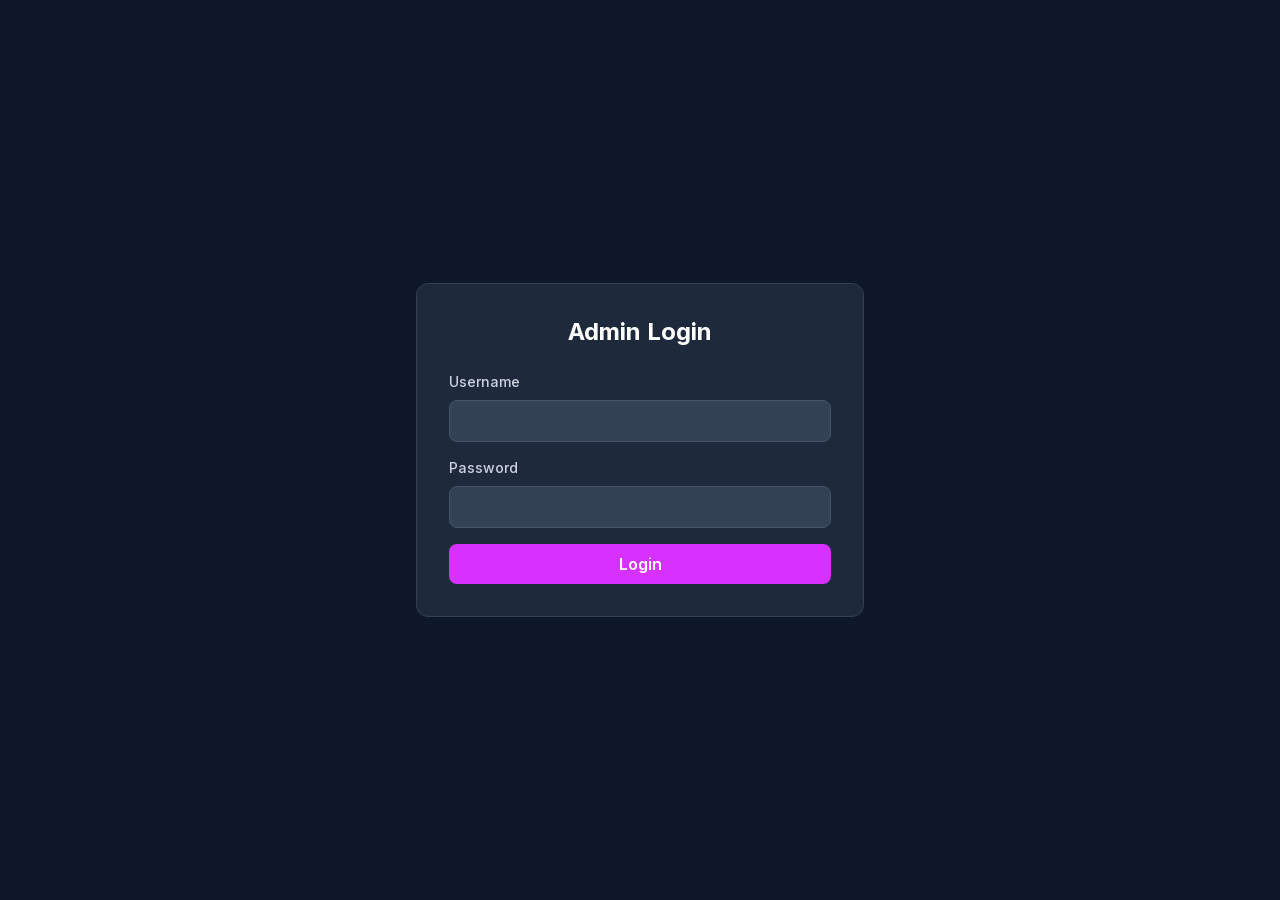
<file: admin/login/index.html>
<!DOCTYPE html><html lang="en"><head><meta charSet="utf-8"/><meta name="viewport" content="width=device-width, initial-scale=1"/><link rel="preload" href="/_next/static/media/e4af272ccee01ff0-s.p.woff2" as="font" crossorigin="" type="font/woff2"/><link rel="stylesheet" href="/_next/static/css/78fd6d817c1ef994.css" crossorigin="" data-precedence="next"/><link rel="preload" as="script" fetchPriority="low" href="/_next/static/chunks/webpack-d167e881cf4f05d1.js" crossorigin=""/><script src="/_next/static/chunks/fd9d1056-32ebfd89680de79d.js" async="" crossorigin=""></script><script src="/_next/static/chunks/472-3ddfe5df2a9d2d48.js" async="" crossorigin=""></script><script src="/_next/static/chunks/main-app-21e04f82b79b4513.js" async="" crossorigin=""></script><script src="/_next/static/chunks/app/admin/login/page-c84233801e4fa241.js" async=""></script><script src="/_next/static/chunks/569-47d28bf33d768917.js" async=""></script><script src="/_next/static/chunks/app/layout-02c7192b5a749764.js" async=""></script><title>RealFace Studio - Professional Modeling Agency</title><meta name="description" content="RealFace Studio connects professional models with top brands for UGC, commercials, and more."/><link rel="shortcut icon" href="/icon.svg"/><link rel="icon" href="/icon.svg"/><link rel="apple-touch-icon" href="/icon.svg"/><meta name="next-size-adjust"/><script src="/_next/static/chunks/polyfills-c67a75d1b6f99dc8.js" crossorigin="" noModule=""></script></head><body class="__className_f367f3"><div class="flex flex-col min-h-screen"><div class="flex-grow"><div class="min-h-screen bg-primary-900 flex items-center justify-center p-4"><div class="bg-primary-800 rounded-xl p-8 w-full max-w-md border border-primary-700"><h1 class="text-2xl font-bold text-white mb-6 text-center">Admin Login</h1><form class="space-y-4"><div><label class="block text-primary-300 text-sm font-medium mb-2">Username</label><input type="text" class="w-full px-4 py-2 bg-primary-700 border border-primary-600 rounded-lg text-white focus:outline-none focus:ring-2 focus:ring-accent-600" required="" value=""/></div><div><label class="block text-primary-300 text-sm font-medium mb-2">Password</label><input type="password" class="w-full px-4 py-2 bg-primary-700 border border-primary-600 rounded-lg text-white focus:outline-none focus:ring-2 focus:ring-accent-600" required="" value=""/></div><button type="submit" class="w-full bg-accent-600 hover:bg-accent-700 text-white font-semibold py-2 px-4 rounded-lg transition-colors disabled:opacity-50">Login</button></form></div></div></div></div><script src="/_next/static/chunks/webpack-d167e881cf4f05d1.js" crossorigin="" async=""></script><script>(self.__next_f=self.__next_f||[]).push([0]);self.__next_f.push([2,null])</script><script>self.__next_f.push([1,"1:HL[\"/_next/static/media/e4af272ccee01ff0-s.p.woff2\",\"font\",{\"crossOrigin\":\"\",\"type\":\"font/woff2\"}]\n2:HL[\"/_next/static/css/78fd6d817c1ef994.css\",\"style\",{\"crossOrigin\":\"\"}]\n0:\"$L3\"\n"])</script><script>self.__next_f.push([1,"4:I[3728,[],\"\"]\n6:I[9928,[],\"\"]\n7:I[6954,[],\"\"]\n8:I[7264,[],\"\"]\na:I[8297,[],\"\"]\nb:I[5776,[\"920\",\"static/chunks/app/admin/login/page-c84233801e4fa241.js\"],\"\"]\nc:I[9585,[\"569\",\"static/chunks/569-47d28bf33d768917.js\",\"185\",\"static/chunks/app/layout-02c7192b5a749764.js\"],\"\"]\nd:I[8006,[\"569\",\"static/chunks/569-47d28bf33d768917.js\",\"185\",\"static/chunks/app/layout-02c7192b5a749764.js\"],\"\"]\n"])</script><script>self.__next_f.push([1,"3:[[[\"$\",\"link\",\"0\",{\"rel\":\"stylesheet\",\"href\":\"/_next/static/css/78fd6d817c1ef994.css\",\"precedence\":\"next\",\"crossOrigin\":\"\"}]],[\"$\",\"$L4\",null,{\"buildId\":\"UuqcBj8hN9ZreSaHojXQX\",\"assetPrefix\":\"\",\"initialCanonicalUrl\":\"/admin/login/\",\"initialTree\":[\"\",{\"children\":[\"admin\",{\"children\":[\"login\",{\"children\":[\"__PAGE__\",{}]}]}]},\"$undefined\",\"$undefined\",true],\"initialHead\":[false,\"$L5\"],\"globalErrorComponent\":\"$6\",\"children\":[null,[\"$\",\"html\",null,{\"lang\":\"en\",\"children\":[\"$\",\"body\",null,{\"className\":\"__className_f367f3\",\"children\":[\"$\",\"div\",null,{\"className\":\"flex flex-col min-h-screen\",\"children\":[[\"$\",\"div\",null,{\"className\":\"flex-grow\",\"children\":[\"$\",\"$L7\",null,{\"parallelRouterKey\":\"children\",\"segmentPath\":[\"children\"],\"loading\":\"$undefined\",\"loadingStyles\":\"$undefined\",\"loadingScripts\":\"$undefined\",\"hasLoading\":false,\"error\":\"$undefined\",\"errorStyles\":\"$undefined\",\"errorScripts\":\"$undefined\",\"template\":[\"$\",\"$L8\",null,{}],\"templateStyles\":\"$undefined\",\"templateScripts\":\"$undefined\",\"notFound\":[[\"$\",\"title\",null,{\"children\":\"404: This page could not be found.\"}],[\"$\",\"div\",null,{\"style\":{\"fontFamily\":\"system-ui,\\\"Segoe UI\\\",Roboto,Helvetica,Arial,sans-serif,\\\"Apple Color Emoji\\\",\\\"Segoe UI Emoji\\\"\",\"height\":\"100vh\",\"textAlign\":\"center\",\"display\":\"flex\",\"flexDirection\":\"column\",\"alignItems\":\"center\",\"justifyContent\":\"center\"},\"children\":[\"$\",\"div\",null,{\"children\":[[\"$\",\"style\",null,{\"dangerouslySetInnerHTML\":{\"__html\":\"body{color:#000;background:#fff;margin:0}.next-error-h1{border-right:1px solid rgba(0,0,0,.3)}@media (prefers-color-scheme:dark){body{color:#fff;background:#000}.next-error-h1{border-right:1px solid rgba(255,255,255,.3)}}\"}}],[\"$\",\"h1\",null,{\"className\":\"next-error-h1\",\"style\":{\"display\":\"inline-block\",\"margin\":\"0 20px 0 0\",\"padding\":\"0 23px 0 0\",\"fontSize\":24,\"fontWeight\":500,\"verticalAlign\":\"top\",\"lineHeight\":\"49px\"},\"children\":\"404\"}],[\"$\",\"div\",null,{\"style\":{\"display\":\"inline-block\"},\"children\":[\"$\",\"h2\",null,{\"style\":{\"fontSize\":14,\"fontWeight\":400,\"lineHeight\":\"49px\",\"margin\":0},\"children\":\"This page could not be found.\"}]}]]}]}]],\"notFoundStyles\":[],\"initialChildNode\":[\"$\",\"$L7\",null,{\"parallelRouterKey\":\"children\",\"segmentPath\":[\"children\",\"admin\",\"children\"],\"loading\":\"$undefined\",\"loadingStyles\":\"$undefined\",\"loadingScripts\":\"$undefined\",\"hasLoading\":false,\"error\":\"$undefined\",\"errorStyles\":\"$undefined\",\"errorScripts\":\"$undefined\",\"template\":[\"$\",\"$L8\",null,{}],\"templateStyles\":\"$undefined\",\"templateScripts\":\"$undefined\",\"notFound\":\"$undefined\",\"notFoundStyles\":\"$undefined\",\"initialChildNode\":[\"$\",\"$L7\",null,{\"parallelRouterKey\":\"children\",\"segmentPath\":[\"children\",\"admin\",\"children\",\"login\",\"children\"],\"loading\":\"$undefined\",\"loadingStyles\":\"$undefined\",\"loadingScripts\":\"$undefined\",\"hasLoading\":false,\"error\":\"$undefined\",\"errorStyles\":\"$undefined\",\"errorScripts\":\"$undefined\",\"template\":[\"$\",\"$L8\",null,{}],\"templateStyles\":\"$undefined\",\"templateScripts\":\"$undefined\",\"notFound\":\"$undefined\",\"notFoundStyles\":\"$undefined\",\"initialChildNode\":[\"$L9\",[\"$\",\"$La\",null,{\"propsForComponent\":{\"params\":{}},\"Component\":\"$b\",\"isStaticGeneration\":true}],null],\"childPropSegment\":\"__PAGE__\",\"styles\":null}],\"childPropSegment\":\"login\",\"styles\":null}],\"childPropSegment\":\"admin\",\"styles\":null}]}],[\"$\",\"$Lc\",null,{}],[\"$\",\"$Ld\",null,{}]]}]}]}],null]}]]\n"])</script><script>self.__next_f.push([1,"5:[[\"$\",\"meta\",\"0\",{\"name\":\"viewport\",\"content\":\"width=device-width, initial-scale=1\"}],[\"$\",\"meta\",\"1\",{\"charSet\":\"utf-8\"}],[\"$\",\"title\",\"2\",{\"children\":\"RealFace Studio - Professional Modeling Agency\"}],[\"$\",\"meta\",\"3\",{\"name\":\"description\",\"content\":\"RealFace Studio connects professional models with top brands for UGC, commercials, and more.\"}],[\"$\",\"link\",\"4\",{\"rel\":\"shortcut icon\",\"href\":\"/icon.svg\"}],[\"$\",\"link\",\"5\",{\"rel\":\"icon\",\"href\":\"/icon.svg\"}],[\"$\",\"link\",\"6\",{\"rel\":\"apple-touch-icon\",\"href\":\"/icon.svg\"}],[\"$\",\"meta\",\"7\",{\"name\":\"next-size-adjust\"}]]\n"])</script><script>self.__next_f.push([1,"9:null\n"])</script><script>self.__next_f.push([1,""])</script></body></html>
</file>
<file: _next/static/css/78fd6d817c1ef994.css>
@font-face{font-family:__Inter_f367f3;font-style:normal;font-weight:100 900;font-display:swap;src:url(/_next/static/media/ba9851c3c22cd980-s.woff2) format("woff2");unicode-range:U+0460-052f,U+1c80-1c8a,U+20b4,U+2de0-2dff,U+a640-a69f,U+fe2e-fe2f}@font-face{font-family:__Inter_f367f3;font-style:normal;font-weight:100 900;font-display:swap;src:url(/_next/static/media/21350d82a1f187e9-s.woff2) format("woff2");unicode-range:U+0301,U+0400-045f,U+0490-0491,U+04b0-04b1,U+2116}@font-face{font-family:__Inter_f367f3;font-style:normal;font-weight:100 900;font-display:swap;src:url(/_next/static/media/c5fe6dc8356a8c31-s.woff2) format("woff2");unicode-range:U+1f??}@font-face{font-family:__Inter_f367f3;font-style:normal;font-weight:100 900;font-display:swap;src:url(/_next/static/media/19cfc7226ec3afaa-s.woff2) format("woff2");unicode-range:U+0370-0377,U+037a-037f,U+0384-038a,U+038c,U+038e-03a1,U+03a3-03ff}@font-face{font-family:__Inter_f367f3;font-style:normal;font-weight:100 900;font-display:swap;src:url(/_next/static/media/df0a9ae256c0569c-s.woff2) format("woff2");unicode-range:U+0102-0103,U+0110-0111,U+0128-0129,U+0168-0169,U+01a0-01a1,U+01af-01b0,U+0300-0301,U+0303-0304,U+0308-0309,U+0323,U+0329,U+1ea0-1ef9,U+20ab}@font-face{font-family:__Inter_f367f3;font-style:normal;font-weight:100 900;font-display:swap;src:url(/_next/static/media/8e9860b6e62d6359-s.woff2) format("woff2");unicode-range:U+0100-02ba,U+02bd-02c5,U+02c7-02cc,U+02ce-02d7,U+02dd-02ff,U+0304,U+0308,U+0329,U+1d00-1dbf,U+1e00-1e9f,U+1ef2-1eff,U+2020,U+20a0-20ab,U+20ad-20c0,U+2113,U+2c60-2c7f,U+a720-a7ff}@font-face{font-family:__Inter_f367f3;font-style:normal;font-weight:100 900;font-display:swap;src:url(/_next/static/media/e4af272ccee01ff0-s.p.woff2) format("woff2");unicode-range:U+00??,U+0131,U+0152-0153,U+02bb-02bc,U+02c6,U+02da,U+02dc,U+0304,U+0308,U+0329,U+2000-206f,U+20ac,U+2122,U+2191,U+2193,U+2212,U+2215,U+feff,U+fffd}@font-face{font-family:__Inter_Fallback_f367f3;src:local("Arial");ascent-override:90.20%;descent-override:22.48%;line-gap-override:0.00%;size-adjust:107.40%}.__className_f367f3{font-family:__Inter_f367f3,__Inter_Fallback_f367f3,system-ui,arial;font-style:normal}*,:after,:before{--tw-border-spacing-x:0;--tw-border-spacing-y:0;--tw-translate-x:0;--tw-translate-y:0;--tw-rotate:0;--tw-skew-x:0;--tw-skew-y:0;--tw-scale-x:1;--tw-scale-y:1;--tw-pan-x: ;--tw-pan-y: ;--tw-pinch-zoom: ;--tw-scroll-snap-strictness:proximity;--tw-gradient-from-position: ;--tw-gradient-via-position: ;--tw-gradient-to-position: ;--tw-ordinal: ;--tw-slashed-zero: ;--tw-numeric-figure: ;--tw-numeric-spacing: ;--tw-numeric-fraction: ;--tw-ring-inset: ;--tw-ring-offset-width:0px;--tw-ring-offset-color:#fff;--tw-ring-color:rgba(59,130,246,.5);--tw-ring-offset-shadow:0 0 #0000;--tw-ring-shadow:0 0 #0000;--tw-shadow:0 0 #0000;--tw-shadow-colored:0 0 #0000;--tw-blur: ;--tw-brightness: ;--tw-contrast: ;--tw-grayscale: ;--tw-hue-rotate: ;--tw-invert: ;--tw-saturate: ;--tw-sepia: ;--tw-drop-shadow: ;--tw-backdrop-blur: ;--tw-backdrop-brightness: ;--tw-backdrop-contrast: ;--tw-backdrop-grayscale: ;--tw-backdrop-hue-rotate: ;--tw-backdrop-invert: ;--tw-backdrop-opacity: ;--tw-backdrop-saturate: ;--tw-backdrop-sepia: ;--tw-contain-size: ;--tw-contain-layout: ;--tw-contain-paint: ;--tw-contain-style: }::backdrop{--tw-border-spacing-x:0;--tw-border-spacing-y:0;--tw-translate-x:0;--tw-translate-y:0;--tw-rotate:0;--tw-skew-x:0;--tw-skew-y:0;--tw-scale-x:1;--tw-scale-y:1;--tw-pan-x: ;--tw-pan-y: ;--tw-pinch-zoom: ;--tw-scroll-snap-strictness:proximity;--tw-gradient-from-position: ;--tw-gradient-via-position: ;--tw-gradient-to-position: ;--tw-ordinal: ;--tw-slashed-zero: ;--tw-numeric-figure: ;--tw-numeric-spacing: ;--tw-numeric-fraction: ;--tw-ring-inset: ;--tw-ring-offset-width:0px;--tw-ring-offset-color:#fff;--tw-ring-color:rgba(59,130,246,.5);--tw-ring-offset-shadow:0 0 #0000;--tw-ring-shadow:0 0 #0000;--tw-shadow:0 0 #0000;--tw-shadow-colored:0 0 #0000;--tw-blur: ;--tw-brightness: ;--tw-contrast: ;--tw-grayscale: ;--tw-hue-rotate: ;--tw-invert: ;--tw-saturate: ;--tw-sepia: ;--tw-drop-shadow: ;--tw-backdrop-blur: ;--tw-backdrop-brightness: ;--tw-backdrop-contrast: ;--tw-backdrop-grayscale: ;--tw-backdrop-hue-rotate: ;--tw-backdrop-invert: ;--tw-backdrop-opacity: ;--tw-backdrop-saturate: ;--tw-backdrop-sepia: ;--tw-contain-size: ;--tw-contain-layout: ;--tw-contain-paint: ;--tw-contain-style: }/*
! tailwindcss v3.4.18 | MIT License | https://tailwindcss.com
*/*,:after,:before{box-sizing:border-box;border:0 solid #e5e7eb}:after,:before{--tw-content:""}:host,html{line-height:1.5;-webkit-text-size-adjust:100%;-moz-tab-size:4;-o-tab-size:4;tab-size:4;font-family:ui-sans-serif,system-ui,sans-serif,Apple Color Emoji,Segoe UI Emoji,Segoe UI Symbol,Noto Color Emoji;font-feature-settings:normal;font-variation-settings:normal;-webkit-tap-highlight-color:transparent}body{margin:0;line-height:inherit}hr{height:0;color:inherit;border-top-width:1px}abbr:where([title]){-webkit-text-decoration:underline dotted;text-decoration:underline dotted}h1,h2,h3,h4,h5,h6{font-size:inherit;font-weight:inherit}a{color:inherit;text-decoration:inherit}b,strong{font-weight:bolder}code,kbd,pre,samp{font-family:ui-monospace,SFMono-Regular,Menlo,Monaco,Consolas,Liberation Mono,Courier New,monospace;font-feature-settings:normal;font-variation-settings:normal;font-size:1em}small{font-size:80%}sub,sup{font-size:75%;line-height:0;position:relative;vertical-align:baseline}sub{bottom:-.25em}sup{top:-.5em}table{text-indent:0;border-color:inherit;border-collapse:collapse}button,input,optgroup,select,textarea{font-family:inherit;font-feature-settings:inherit;font-variation-settings:inherit;font-size:100%;font-weight:inherit;line-height:inherit;letter-spacing:inherit;color:inherit;margin:0;padding:0}button,select{text-transform:none}button,input:where([type=button]),input:where([type=reset]),input:where([type=submit]){-webkit-appearance:button;background-color:transparent;background-image:none}:-moz-focusring{outline:auto}:-moz-ui-invalid{box-shadow:none}progress{vertical-align:baseline}::-webkit-inner-spin-button,::-webkit-outer-spin-button{height:auto}[type=search]{-webkit-appearance:textfield;outline-offset:-2px}::-webkit-search-decoration{-webkit-appearance:none}::-webkit-file-upload-button{-webkit-appearance:button;font:inherit}summary{display:list-item}blockquote,dd,dl,figure,h1,h2,h3,h4,h5,h6,hr,p,pre{margin:0}fieldset{margin:0}fieldset,legend{padding:0}menu,ol,ul{list-style:none;margin:0;padding:0}dialog{padding:0}textarea{resize:vertical}input::-moz-placeholder,textarea::-moz-placeholder{opacity:1;color:#9ca3af}input::placeholder,textarea::placeholder{opacity:1;color:#9ca3af}[role=button],button{cursor:pointer}:disabled{cursor:default}audio,canvas,embed,iframe,img,object,svg,video{display:block;vertical-align:middle}img,video{max-width:100%;height:auto}[hidden]:where(:not([hidden=until-found])){display:none}html{scroll-behavior:smooth}body{background-color:rgb(15 23 42/var(--tw-bg-opacity,1));font-family:ui-sans-serif,system-ui,sans-serif,Apple Color Emoji,Segoe UI Emoji,Segoe UI Symbol,Noto Color Emoji}.btn-primary,body{--tw-bg-opacity:1;--tw-text-opacity:1;color:rgb(255 255 255/var(--tw-text-opacity,1))}.btn-primary{border-radius:.5rem;background-color:rgb(214 49 255/var(--tw-bg-opacity,1));padding:.5rem 1.5rem;font-weight:500;transition-property:color,background-color,border-color,text-decoration-color,fill,stroke;transition-timing-function:cubic-bezier(.4,0,.2,1);transition-duration:.2s}.btn-primary:hover{--tw-bg-opacity:1;background-color:rgb(184 24 217/var(--tw-bg-opacity,1))}.card,.video-card{border-radius:.75rem;border-width:1px;--tw-border-opacity:1;border-color:rgb(51 65 85/var(--tw-border-opacity,1));--tw-bg-opacity:1;background-color:rgb(30 41 59/var(--tw-bg-opacity,1));--tw-shadow:0 10px 15px -3px rgba(0,0,0,.1),0 4px 6px -4px rgba(0,0,0,.1);--tw-shadow-colored:0 10px 15px -3px var(--tw-shadow-color),0 4px 6px -4px var(--tw-shadow-color);box-shadow:var(--tw-ring-offset-shadow,0 0 #0000),var(--tw-ring-shadow,0 0 #0000),var(--tw-shadow)}.video-card{overflow:hidden;transition-property:all;transition-timing-function:cubic-bezier(.4,0,.2,1);transition-duration:.3s}.video-card:hover{--tw-scale-x:1.05;--tw-scale-y:1.05;transform:translate(var(--tw-translate-x),var(--tw-translate-y)) rotate(var(--tw-rotate)) skewX(var(--tw-skew-x)) skewY(var(--tw-skew-y)) scaleX(var(--tw-scale-x)) scaleY(var(--tw-scale-y));--tw-shadow:0 20px 25px -5px rgba(0,0,0,.1),0 8px 10px -6px rgba(0,0,0,.1);--tw-shadow-colored:0 20px 25px -5px var(--tw-shadow-color),0 8px 10px -6px var(--tw-shadow-color);box-shadow:var(--tw-ring-offset-shadow,0 0 #0000),var(--tw-ring-shadow,0 0 #0000),var(--tw-shadow)}.category-btn{display:flex;width:100%;align-items:center;gap:.75rem;border-radius:.5rem;padding:.75rem 1rem;text-align:left;transition-property:all;transition-timing-function:cubic-bezier(.4,0,.2,1);transition-duration:.2s}.category-btn:hover{--tw-bg-opacity:1;background-color:rgb(51 65 85/var(--tw-bg-opacity,1))}.category-btn.active{--tw-bg-opacity:1;background-color:rgb(214 49 255/var(--tw-bg-opacity,1));--tw-text-opacity:1;color:rgb(255 255 255/var(--tw-text-opacity,1))}.sr-only{position:absolute;width:1px;height:1px;padding:0;margin:-1px;overflow:hidden;clip:rect(0,0,0,0);white-space:nowrap;border-width:0}.pointer-events-none{pointer-events:none}.static{position:static}.fixed{position:fixed}.absolute{position:absolute}.relative{position:relative}.sticky{position:sticky}.inset-0{inset:0}.-right-1{right:-.25rem}.-top-1{top:-.25rem}.bottom-0{bottom:0}.bottom-1{bottom:.25rem}.bottom-2{bottom:.5rem}.bottom-24{bottom:6rem}.bottom-4{bottom:1rem}.bottom-6{bottom:1.5rem}.left-0{left:0}.left-1\/2{left:50%}.left-1\/4{left:25%}.left-3{left:.75rem}.left-4{left:1rem}.right-0{right:0}.right-1{right:.25rem}.right-1\/4{right:25%}.right-2{right:.5rem}.right-3{right:.75rem}.right-4{right:1rem}.right-6{right:1.5rem}.top-0{top:0}.top-1\/2{top:50%}.top-16{top:4rem}.top-2{top:.5rem}.top-3{top:.75rem}.top-4{top:1rem}.-z-10{z-index:-10}.z-10{z-index:10}.z-30{z-index:30}.z-40{z-index:40}.z-50{z-index:50}.col-span-2{grid-column:span 2/span 2}.mx-auto{margin-left:auto;margin-right:auto}.mb-1{margin-bottom:.25rem}.mb-1\.5{margin-bottom:.375rem}.mb-10{margin-bottom:2.5rem}.mb-16{margin-bottom:4rem}.mb-2{margin-bottom:.5rem}.mb-3{margin-bottom:.75rem}.mb-4{margin-bottom:1rem}.mb-6{margin-bottom:1.5rem}.mb-8{margin-bottom:2rem}.ml-10{margin-left:2.5rem}.mr-2{margin-right:.5rem}.mt-0\.5{margin-top:.125rem}.mt-1{margin-top:.25rem}.mt-2{margin-top:.5rem}.mt-20{margin-top:5rem}.mt-3{margin-top:.75rem}.mt-4{margin-top:1rem}.line-clamp-1{-webkit-line-clamp:1}.line-clamp-1,.line-clamp-2{overflow:hidden;display:-webkit-box;-webkit-box-orient:vertical}.line-clamp-2{-webkit-line-clamp:2}.line-clamp-3{overflow:hidden;display:-webkit-box;-webkit-box-orient:vertical;-webkit-line-clamp:3}.block{display:block}.inline-block{display:inline-block}.flex{display:flex}.inline-flex{display:inline-flex}.grid{display:grid}.hidden{display:none}.aspect-\[3\/4\]{aspect-ratio:3/4}.aspect-video{aspect-ratio:16/9}.h-1\.5{height:.375rem}.h-10{height:2.5rem}.h-12{height:3rem}.h-16{height:4rem}.h-2{height:.5rem}.h-20{height:5rem}.h-24{height:6rem}.h-3{height:.75rem}.h-3\.5{height:.875rem}.h-32{height:8rem}.h-4{height:1rem}.h-48{height:12rem}.h-5{height:1.25rem}.h-6{height:1.5rem}.h-64{height:16rem}.h-8{height:2rem}.h-96{height:24rem}.h-\[calc\(95vh-5rem\)\]{height:calc(95vh - 5rem)}.h-full{height:100%}.max-h-48{max-height:12rem}.max-h-64{max-height:16rem}.max-h-\[400px\]{max-height:400px}.max-h-\[90vh\]{max-height:90vh}.max-h-\[95vh\]{max-height:95vh}.max-h-\[98vh\]{max-height:98vh}.max-h-full{max-height:100%}.min-h-0{min-height:0}.min-h-\[calc\(100vh-4rem\)\]{min-height:calc(100vh - 4rem)}.min-h-screen{min-height:100vh}.w-1\.5{width:.375rem}.w-10{width:2.5rem}.w-12{width:3rem}.w-16{width:4rem}.w-2{width:.5rem}.w-24{width:6rem}.w-3{width:.75rem}.w-3\.5{width:.875rem}.w-32{width:8rem}.w-4{width:1rem}.w-48{width:12rem}.w-5{width:1.25rem}.w-6{width:1.5rem}.w-64{width:16rem}.w-8{width:2rem}.w-96{width:24rem}.w-auto{width:auto}.w-full{width:100%}.min-w-0{min-width:0}.min-w-\[100px\]{min-width:100px}.min-w-\[120px\]{min-width:120px}.min-w-\[50px\]{min-width:50px}.min-w-max{min-width:-moz-max-content;min-width:max-content}.max-w-0{max-width:0}.max-w-2xl{max-width:42rem}.max-w-3xl{max-width:48rem}.max-w-4xl{max-width:56rem}.max-w-5xl{max-width:64rem}.max-w-6xl{max-width:72rem}.max-w-7xl{max-width:80rem}.max-w-\[1440px\]{max-width:1440px}.max-w-\[98vw\]{max-width:98vw}.max-w-full{max-width:100%}.max-w-md{max-width:28rem}.flex-1{flex:1 1 0%}.flex-shrink-0{flex-shrink:0}.flex-grow{flex-grow:1}.-translate-x-1\/2{--tw-translate-x:-50%}.-translate-x-1\/2,.-translate-x-4{transform:translate(var(--tw-translate-x),var(--tw-translate-y)) rotate(var(--tw-rotate)) skewX(var(--tw-skew-x)) skewY(var(--tw-skew-y)) scaleX(var(--tw-scale-x)) scaleY(var(--tw-scale-y))}.-translate-x-4{--tw-translate-x:-1rem}.-translate-x-full{--tw-translate-x:-100%}.-translate-x-full,.-translate-y-1\/2{transform:translate(var(--tw-translate-x),var(--tw-translate-y)) rotate(var(--tw-rotate)) skewX(var(--tw-skew-x)) skewY(var(--tw-skew-y)) scaleX(var(--tw-scale-x)) scaleY(var(--tw-scale-y))}.-translate-y-1\/2{--tw-translate-y:-50%}.translate-x-0{--tw-translate-x:0px}.translate-x-0,.translate-y-0{transform:translate(var(--tw-translate-x),var(--tw-translate-y)) rotate(var(--tw-rotate)) skewX(var(--tw-skew-x)) skewY(var(--tw-skew-y)) scaleX(var(--tw-scale-x)) scaleY(var(--tw-scale-y))}.translate-y-0{--tw-translate-y:0px}.translate-y-1\/4{--tw-translate-y:25%}.translate-y-1\/4,.translate-y-4{transform:translate(var(--tw-translate-x),var(--tw-translate-y)) rotate(var(--tw-rotate)) skewX(var(--tw-skew-x)) skewY(var(--tw-skew-y)) scaleX(var(--tw-scale-x)) scaleY(var(--tw-scale-y))}.translate-y-4{--tw-translate-y:1rem}.rotate-\[360deg\]{--tw-rotate:360deg}.rotate-\[360deg\],.scale-0{transform:translate(var(--tw-translate-x),var(--tw-translate-y)) rotate(var(--tw-rotate)) skewX(var(--tw-skew-x)) skewY(var(--tw-skew-y)) scaleX(var(--tw-scale-x)) scaleY(var(--tw-scale-y))}.scale-0{--tw-scale-x:0;--tw-scale-y:0}.scale-100{--tw-scale-x:1;--tw-scale-y:1}.scale-100,.scale-110{transform:translate(var(--tw-translate-x),var(--tw-translate-y)) rotate(var(--tw-rotate)) skewX(var(--tw-skew-x)) skewY(var(--tw-skew-y)) scaleX(var(--tw-scale-x)) scaleY(var(--tw-scale-y))}.scale-110{--tw-scale-x:1.1;--tw-scale-y:1.1}.scale-50{--tw-scale-x:.5;--tw-scale-y:.5}.scale-50,.transform{transform:translate(var(--tw-translate-x),var(--tw-translate-y)) rotate(var(--tw-rotate)) skewX(var(--tw-skew-x)) skewY(var(--tw-skew-y)) scaleX(var(--tw-scale-x)) scaleY(var(--tw-scale-y))}@keyframes ping{75%,to{transform:scale(2);opacity:0}}.animate-ping{animation:ping 1s cubic-bezier(0,0,.2,1) infinite}@keyframes pulse{50%{opacity:.5}}.animate-pulse{animation:pulse 2s cubic-bezier(.4,0,.6,1) infinite}@keyframes spin{to{transform:rotate(1turn)}}.animate-spin{animation:spin 1s linear infinite}.cursor-not-allowed{cursor:not-allowed}.cursor-pointer{cursor:pointer}.resize-none{resize:none}.appearance-none{-webkit-appearance:none;-moz-appearance:none;appearance:none}.grid-cols-1{grid-template-columns:repeat(1,minmax(0,1fr))}.grid-cols-2{grid-template-columns:repeat(2,minmax(0,1fr))}.grid-rows-\[auto\2c 1fr\]{grid-template-rows:auto 1fr}.flex-col{flex-direction:column}.flex-wrap{flex-wrap:wrap}.items-start{align-items:flex-start}.items-end{align-items:flex-end}.items-center{align-items:center}.items-baseline{align-items:baseline}.justify-center{justify-content:center}.justify-between{justify-content:space-between}.gap-0{gap:0}.gap-0\.5{gap:.125rem}.gap-1{gap:.25rem}.gap-1\.5{gap:.375rem}.gap-2{gap:.5rem}.gap-3{gap:.75rem}.gap-4{gap:1rem}.gap-6{gap:1.5rem}.gap-8{gap:2rem}.space-x-2>:not([hidden])~:not([hidden]){--tw-space-x-reverse:0;margin-right:calc(.5rem * var(--tw-space-x-reverse));margin-left:calc(.5rem * calc(1 - var(--tw-space-x-reverse)))}.space-x-4>:not([hidden])~:not([hidden]){--tw-space-x-reverse:0;margin-right:calc(1rem * var(--tw-space-x-reverse));margin-left:calc(1rem * calc(1 - var(--tw-space-x-reverse)))}.space-y-1>:not([hidden])~:not([hidden]){--tw-space-y-reverse:0;margin-top:calc(.25rem * calc(1 - var(--tw-space-y-reverse)));margin-bottom:calc(.25rem * var(--tw-space-y-reverse))}.space-y-2>:not([hidden])~:not([hidden]){--tw-space-y-reverse:0;margin-top:calc(.5rem * calc(1 - var(--tw-space-y-reverse)));margin-bottom:calc(.5rem * var(--tw-space-y-reverse))}.space-y-20>:not([hidden])~:not([hidden]){--tw-space-y-reverse:0;margin-top:calc(5rem * calc(1 - var(--tw-space-y-reverse)));margin-bottom:calc(5rem * var(--tw-space-y-reverse))}.space-y-3>:not([hidden])~:not([hidden]){--tw-space-y-reverse:0;margin-top:calc(.75rem * calc(1 - var(--tw-space-y-reverse)));margin-bottom:calc(.75rem * var(--tw-space-y-reverse))}.space-y-4>:not([hidden])~:not([hidden]){--tw-space-y-reverse:0;margin-top:calc(1rem * calc(1 - var(--tw-space-y-reverse)));margin-bottom:calc(1rem * var(--tw-space-y-reverse))}.space-y-6>:not([hidden])~:not([hidden]){--tw-space-y-reverse:0;margin-top:calc(1.5rem * calc(1 - var(--tw-space-y-reverse)));margin-bottom:calc(1.5rem * var(--tw-space-y-reverse))}.overflow-hidden{overflow:hidden}.overflow-x-auto{overflow-x:auto}.overflow-y-auto{overflow-y:auto}.truncate{overflow:hidden;text-overflow:ellipsis}.truncate,.whitespace-nowrap{white-space:nowrap}.whitespace-pre-line{white-space:pre-line}.break-words{overflow-wrap:break-word}.break-all{word-break:break-all}.rounded{border-radius:.25rem}.rounded-2xl{border-radius:1rem}.rounded-full{border-radius:9999px}.rounded-lg{border-radius:.5rem}.rounded-md{border-radius:.375rem}.rounded-xl{border-radius:.75rem}.rounded-bl-lg{border-bottom-left-radius:.5rem}.border{border-width:1px}.border-0{border-width:0}.border-2{border-width:2px}.border-b{border-bottom-width:1px}.border-r{border-right-width:1px}.border-t{border-top-width:1px}.border-accent-500{--tw-border-opacity:1;border-color:rgb(233 83 255/var(--tw-border-opacity,1))}.border-accent-500\/20{border-color:rgba(233,83,255,.2)}.border-accent-600{--tw-border-opacity:1;border-color:rgb(214 49 255/var(--tw-border-opacity,1))}.border-green-500{--tw-border-opacity:1;border-color:rgb(34 197 94/var(--tw-border-opacity,1))}.border-primary-500{--tw-border-opacity:1;border-color:rgb(100 116 139/var(--tw-border-opacity,1))}.border-primary-600{--tw-border-opacity:1;border-color:rgb(71 85 105/var(--tw-border-opacity,1))}.border-primary-700{--tw-border-opacity:1;border-color:rgb(51 65 85/var(--tw-border-opacity,1))}.border-primary-700\/30{border-color:rgba(51,65,85,.3)}.border-primary-800{--tw-border-opacity:1;border-color:rgb(30 41 59/var(--tw-border-opacity,1))}.border-red-500{--tw-border-opacity:1;border-color:rgb(239 68 68/var(--tw-border-opacity,1))}.border-white\/10{border-color:hsla(0,0%,100%,.1)}.border-white\/20{border-color:hsla(0,0%,100%,.2)}.border-white\/30{border-color:hsla(0,0%,100%,.3)}.border-yellow-600\/50{border-color:rgba(202,138,4,.5)}.bg-accent-400{--tw-bg-opacity:1;background-color:rgb(241 134 255/var(--tw-bg-opacity,1))}.bg-accent-500{--tw-bg-opacity:1;background-color:rgb(233 83 255/var(--tw-bg-opacity,1))}.bg-accent-600{--tw-bg-opacity:1;background-color:rgb(214 49 255/var(--tw-bg-opacity,1))}.bg-accent-600\/10{background-color:rgba(214,49,255,.1)}.bg-accent-600\/5{background-color:rgba(214,49,255,.05)}.bg-black{--tw-bg-opacity:1;background-color:rgb(0 0 0/var(--tw-bg-opacity,1))}.bg-black\/0{background-color:transparent}.bg-black\/20{background-color:rgba(0,0,0,.2)}.bg-black\/30{background-color:rgba(0,0,0,.3)}.bg-black\/40{background-color:rgba(0,0,0,.4)}.bg-black\/50{background-color:rgba(0,0,0,.5)}.bg-black\/60{background-color:rgba(0,0,0,.6)}.bg-black\/75{background-color:rgba(0,0,0,.75)}.bg-blue-600{--tw-bg-opacity:1;background-color:rgb(37 99 235/var(--tw-bg-opacity,1))}.bg-blue-700{--tw-bg-opacity:1;background-color:rgb(29 78 216/var(--tw-bg-opacity,1))}.bg-green-400{--tw-bg-opacity:1;background-color:rgb(74 222 128/var(--tw-bg-opacity,1))}.bg-green-600{--tw-bg-opacity:1;background-color:rgb(22 163 74/var(--tw-bg-opacity,1))}.bg-primary-600{--tw-bg-opacity:1;background-color:rgb(71 85 105/var(--tw-bg-opacity,1))}.bg-primary-600\/10{background-color:rgba(71,85,105,.1)}.bg-primary-700{--tw-bg-opacity:1;background-color:rgb(51 65 85/var(--tw-bg-opacity,1))}.bg-primary-800{--tw-bg-opacity:1;background-color:rgb(30 41 59/var(--tw-bg-opacity,1))}.bg-primary-800\/30{background-color:rgba(30,41,59,.3)}.bg-primary-800\/40{background-color:rgba(30,41,59,.4)}.bg-primary-800\/50{background-color:rgba(30,41,59,.5)}.bg-primary-900{--tw-bg-opacity:1;background-color:rgb(15 23 42/var(--tw-bg-opacity,1))}.bg-red-500\/20{background-color:rgba(239,68,68,.2)}.bg-red-600{--tw-bg-opacity:1;background-color:rgb(220 38 38/var(--tw-bg-opacity,1))}.bg-sky-500{--tw-bg-opacity:1;background-color:rgb(14 165 233/var(--tw-bg-opacity,1))}.bg-white{--tw-bg-opacity:1;background-color:rgb(255 255 255/var(--tw-bg-opacity,1))}.bg-white\/10{background-color:hsla(0,0%,100%,.1)}.bg-white\/20{background-color:hsla(0,0%,100%,.2)}.bg-white\/90{background-color:hsla(0,0%,100%,.9)}.bg-yellow-900\/30{background-color:rgba(113,63,18,.3)}.bg-opacity-0{--tw-bg-opacity:0}.bg-opacity-50{--tw-bg-opacity:0.5}.bg-opacity-75{--tw-bg-opacity:0.75}.bg-gradient-to-b{background-image:linear-gradient(to bottom,var(--tw-gradient-stops))}.bg-gradient-to-r{background-image:linear-gradient(to right,var(--tw-gradient-stops))}.bg-gradient-to-t{background-image:linear-gradient(to top,var(--tw-gradient-stops))}.from-accent-400{--tw-gradient-from:#f186ff var(--tw-gradient-from-position);--tw-gradient-to:rgba(241,134,255,0) var(--tw-gradient-to-position);--tw-gradient-stops:var(--tw-gradient-from),var(--tw-gradient-to)}.from-accent-600{--tw-gradient-from:#d631ff var(--tw-gradient-from-position);--tw-gradient-to:rgba(214,49,255,0) var(--tw-gradient-to-position);--tw-gradient-stops:var(--tw-gradient-from),var(--tw-gradient-to)}.from-black\/60{--tw-gradient-from:rgba(0,0,0,.6) var(--tw-gradient-from-position);--tw-gradient-to:transparent var(--tw-gradient-to-position);--tw-gradient-stops:var(--tw-gradient-from),var(--tw-gradient-to)}.from-primary-800{--tw-gradient-from:#1e293b var(--tw-gradient-from-position);--tw-gradient-to:rgba(30,41,59,0) var(--tw-gradient-to-position);--tw-gradient-stops:var(--tw-gradient-from),var(--tw-gradient-to)}.from-primary-900\/90{--tw-gradient-from:rgba(15,23,42,.9) var(--tw-gradient-from-position);--tw-gradient-to:rgba(15,23,42,0) var(--tw-gradient-to-position);--tw-gradient-stops:var(--tw-gradient-from),var(--tw-gradient-to)}.from-purple-600{--tw-gradient-from:#9333ea var(--tw-gradient-from-position);--tw-gradient-to:rgba(147,51,234,0) var(--tw-gradient-to-position);--tw-gradient-stops:var(--tw-gradient-from),var(--tw-gradient-to)}.from-transparent{--tw-gradient-from:transparent var(--tw-gradient-from-position);--tw-gradient-to:transparent var(--tw-gradient-to-position);--tw-gradient-stops:var(--tw-gradient-from),var(--tw-gradient-to)}.from-white{--tw-gradient-from:#fff var(--tw-gradient-from-position);--tw-gradient-to:hsla(0,0%,100%,0) var(--tw-gradient-to-position);--tw-gradient-stops:var(--tw-gradient-from),var(--tw-gradient-to)}.via-accent-500\/5{--tw-gradient-to:rgba(233,83,255,0) var(--tw-gradient-to-position);--tw-gradient-stops:var(--tw-gradient-from),rgba(233,83,255,.05) var(--tw-gradient-via-position),var(--tw-gradient-to)}.via-transparent{--tw-gradient-to:transparent var(--tw-gradient-to-position);--tw-gradient-stops:var(--tw-gradient-from),transparent var(--tw-gradient-via-position),var(--tw-gradient-to)}.to-accent-600{--tw-gradient-to:#d631ff var(--tw-gradient-to-position)}.to-accent-700{--tw-gradient-to:#b818d9 var(--tw-gradient-to-position)}.to-pink-600{--tw-gradient-to:#db2777 var(--tw-gradient-to-position)}.to-primary-400{--tw-gradient-to:#94a3b8 var(--tw-gradient-to-position)}.to-primary-900{--tw-gradient-to:#0f172a var(--tw-gradient-to-position)}.to-transparent{--tw-gradient-to:transparent var(--tw-gradient-to-position)}.bg-clip-text{-webkit-background-clip:text;background-clip:text}.object-contain{-o-object-fit:contain;object-fit:contain}.object-cover{-o-object-fit:cover;object-fit:cover}.p-1{padding:.25rem}.p-1\.5{padding:.375rem}.p-2{padding:.5rem}.p-3{padding:.75rem}.p-4{padding:1rem}.p-6{padding:1.5rem}.p-8{padding:2rem}.px-1{padding-left:.25rem;padding-right:.25rem}.px-1\.5{padding-left:.375rem;padding-right:.375rem}.px-2{padding-left:.5rem;padding-right:.5rem}.px-3{padding-left:.75rem;padding-right:.75rem}.px-4{padding-left:1rem;padding-right:1rem}.px-6{padding-left:1.5rem;padding-right:1.5rem}.px-8{padding-left:2rem;padding-right:2rem}.py-0\.5{padding-top:.125rem;padding-bottom:.125rem}.py-1{padding-top:.25rem;padding-bottom:.25rem}.py-1\.5{padding-top:.375rem;padding-bottom:.375rem}.py-12{padding-top:3rem;padding-bottom:3rem}.py-16{padding-top:4rem;padding-bottom:4rem}.py-2{padding-top:.5rem;padding-bottom:.5rem}.py-2\.5{padding-top:.625rem;padding-bottom:.625rem}.py-20{padding-top:5rem;padding-bottom:5rem}.py-3{padding-top:.75rem;padding-bottom:.75rem}.py-4{padding-top:1rem;padding-bottom:1rem}.py-6{padding-top:1.5rem;padding-bottom:1.5rem}.py-8{padding-top:2rem;padding-bottom:2rem}.pb-3{padding-bottom:.75rem}.pb-4{padding-bottom:1rem}.pt-2{padding-top:.5rem}.pt-4{padding-top:1rem}.pt-6{padding-top:1.5rem}.pt-8{padding-top:2rem}.text-left{text-align:left}.text-center{text-align:center}.text-right{text-align:right}.text-2xl{font-size:1.5rem;line-height:2rem}.text-3xl{font-size:1.875rem;line-height:2.25rem}.text-4xl{font-size:2.25rem;line-height:2.5rem}.text-5xl{font-size:3rem;line-height:1}.text-6xl{font-size:3.75rem;line-height:1}.text-\[10px\]{font-size:10px}.text-base{font-size:1rem;line-height:1.5rem}.text-lg{font-size:1.125rem;line-height:1.75rem}.text-sm{font-size:.875rem;line-height:1.25rem}.text-xl{font-size:1.25rem;line-height:1.75rem}.text-xs{font-size:.75rem;line-height:1rem}.font-bold{font-weight:700}.font-light{font-weight:300}.font-medium{font-weight:500}.font-semibold{font-weight:600}.uppercase{text-transform:uppercase}.italic{font-style:italic}.leading-relaxed{line-height:1.625}.leading-tight{line-height:1.25}.tracking-\[0\.2em\]{letter-spacing:.2em}.tracking-tight{letter-spacing:-.025em}.tracking-tighter{letter-spacing:-.05em}.tracking-wide{letter-spacing:.025em}.tracking-wider{letter-spacing:.05em}.tracking-widest{letter-spacing:.1em}.text-accent-400{--tw-text-opacity:1;color:rgb(241 134 255/var(--tw-text-opacity,1))}.text-accent-500{--tw-text-opacity:1;color:rgb(233 83 255/var(--tw-text-opacity,1))}.text-accent-600{--tw-text-opacity:1;color:rgb(214 49 255/var(--tw-text-opacity,1))}.text-green-400{--tw-text-opacity:1;color:rgb(74 222 128/var(--tw-text-opacity,1))}.text-primary-100{--tw-text-opacity:1;color:rgb(241 245 249/var(--tw-text-opacity,1))}.text-primary-200{--tw-text-opacity:1;color:rgb(226 232 240/var(--tw-text-opacity,1))}.text-primary-300{--tw-text-opacity:1;color:rgb(203 213 225/var(--tw-text-opacity,1))}.text-primary-400{--tw-text-opacity:1;color:rgb(148 163 184/var(--tw-text-opacity,1))}.text-primary-500{--tw-text-opacity:1;color:rgb(100 116 139/var(--tw-text-opacity,1))}.text-primary-600{--tw-text-opacity:1;color:rgb(71 85 105/var(--tw-text-opacity,1))}.text-primary-900{--tw-text-opacity:1;color:rgb(15 23 42/var(--tw-text-opacity,1))}.text-red-300{--tw-text-opacity:1;color:rgb(252 165 165/var(--tw-text-opacity,1))}.text-red-500{--tw-text-opacity:1;color:rgb(239 68 68/var(--tw-text-opacity,1))}.text-transparent{color:transparent}.text-white{--tw-text-opacity:1;color:rgb(255 255 255/var(--tw-text-opacity,1))}.text-yellow-400{--tw-text-opacity:1;color:rgb(250 204 21/var(--tw-text-opacity,1))}.underline{text-decoration-line:underline}.decoration-accent-500\/30{text-decoration-color:rgba(233,83,255,.3)}.underline-offset-4{text-underline-offset:4px}.placeholder-primary-400::-moz-placeholder{--tw-placeholder-opacity:1;color:rgb(148 163 184/var(--tw-placeholder-opacity,1))}.placeholder-primary-400::placeholder{--tw-placeholder-opacity:1;color:rgb(148 163 184/var(--tw-placeholder-opacity,1))}.opacity-0{opacity:0}.opacity-100{opacity:1}.opacity-25{opacity:.25}.opacity-50{opacity:.5}.opacity-60{opacity:.6}.opacity-70{opacity:.7}.opacity-75{opacity:.75}.shadow-2xl{--tw-shadow:0 25px 50px -12px rgba(0,0,0,.25);--tw-shadow-colored:0 25px 50px -12px var(--tw-shadow-color)}.shadow-2xl,.shadow-\[0_0_30px_rgba\(var\(--accent-500-rgb\)\2c 0\.3\)\]{box-shadow:var(--tw-ring-offset-shadow,0 0 #0000),var(--tw-ring-shadow,0 0 #0000),var(--tw-shadow)}.shadow-\[0_0_30px_rgba\(var\(--accent-500-rgb\)\2c 0\.3\)\]{--tw-shadow:0 0 30px rgba(var(--accent-500-rgb),0.3);--tw-shadow-colored:0 0 30px var(--tw-shadow-color)}.shadow-lg{--tw-shadow:0 10px 15px -3px rgba(0,0,0,.1),0 4px 6px -4px rgba(0,0,0,.1);--tw-shadow-colored:0 10px 15px -3px var(--tw-shadow-color),0 4px 6px -4px var(--tw-shadow-color)}.shadow-lg,.shadow-xl{box-shadow:var(--tw-ring-offset-shadow,0 0 #0000),var(--tw-ring-shadow,0 0 #0000),var(--tw-shadow)}.shadow-xl{--tw-shadow:0 20px 25px -5px rgba(0,0,0,.1),0 8px 10px -6px rgba(0,0,0,.1);--tw-shadow-colored:0 20px 25px -5px var(--tw-shadow-color),0 8px 10px -6px var(--tw-shadow-color)}.ring-1{--tw-ring-offset-shadow:var(--tw-ring-inset) 0 0 0 var(--tw-ring-offset-width) var(--tw-ring-offset-color);--tw-ring-shadow:var(--tw-ring-inset) 0 0 0 calc(1px + var(--tw-ring-offset-width)) var(--tw-ring-color)}.ring-1,.ring-2{box-shadow:var(--tw-ring-offset-shadow),var(--tw-ring-shadow),var(--tw-shadow,0 0 #0000)}.ring-2{--tw-ring-offset-shadow:var(--tw-ring-inset) 0 0 0 var(--tw-ring-offset-width) var(--tw-ring-offset-color);--tw-ring-shadow:var(--tw-ring-inset) 0 0 0 calc(2px + var(--tw-ring-offset-width)) var(--tw-ring-color)}.ring-accent-600{--tw-ring-opacity:1;--tw-ring-color:rgb(214 49 255/var(--tw-ring-opacity,1))}.ring-opacity-50{--tw-ring-opacity:0.5}.blur-3xl{--tw-blur:blur(64px)}.blur-3xl,.drop-shadow-lg{filter:var(--tw-blur) var(--tw-brightness) var(--tw-contrast) var(--tw-grayscale) var(--tw-hue-rotate) var(--tw-invert) var(--tw-saturate) var(--tw-sepia) var(--tw-drop-shadow)}.drop-shadow-lg{--tw-drop-shadow:drop-shadow(0 10px 8px rgba(0,0,0,.04)) drop-shadow(0 4px 3px rgba(0,0,0,.1))}.filter{filter:var(--tw-blur) var(--tw-brightness) var(--tw-contrast) var(--tw-grayscale) var(--tw-hue-rotate) var(--tw-invert) var(--tw-saturate) var(--tw-sepia) var(--tw-drop-shadow)}.backdrop-blur-md{--tw-backdrop-blur:blur(12px)}.backdrop-blur-md,.backdrop-blur-sm{backdrop-filter:var(--tw-backdrop-blur) var(--tw-backdrop-brightness) var(--tw-backdrop-contrast) var(--tw-backdrop-grayscale) var(--tw-backdrop-hue-rotate) var(--tw-backdrop-invert) var(--tw-backdrop-opacity) var(--tw-backdrop-saturate) var(--tw-backdrop-sepia)}.backdrop-blur-sm{--tw-backdrop-blur:blur(4px)}.transition-all{transition-property:all;transition-timing-function:cubic-bezier(.4,0,.2,1);transition-duration:.15s}.transition-colors{transition-property:color,background-color,border-color,text-decoration-color,fill,stroke;transition-timing-function:cubic-bezier(.4,0,.2,1);transition-duration:.15s}.transition-opacity{transition-property:opacity;transition-timing-function:cubic-bezier(.4,0,.2,1);transition-duration:.15s}.transition-transform{transition-property:transform;transition-timing-function:cubic-bezier(.4,0,.2,1);transition-duration:.15s}.duration-1000{transition-duration:1s}.duration-200{transition-duration:.2s}.duration-300{transition-duration:.3s}.duration-500{transition-duration:.5s}.hover\:-translate-y-2:hover{--tw-translate-y:-0.5rem}.hover\:-translate-y-2:hover,.hover\:scale-105:hover{transform:translate(var(--tw-translate-x),var(--tw-translate-y)) rotate(var(--tw-rotate)) skewX(var(--tw-skew-x)) skewY(var(--tw-skew-y)) scaleX(var(--tw-scale-x)) scaleY(var(--tw-scale-y))}.hover\:scale-105:hover{--tw-scale-x:1.05;--tw-scale-y:1.05}.hover\:scale-110:hover{--tw-scale-x:1.1;--tw-scale-y:1.1}.hover\:scale-110:hover,.hover\:scale-\[1\.02\]:hover{transform:translate(var(--tw-translate-x),var(--tw-translate-y)) rotate(var(--tw-rotate)) skewX(var(--tw-skew-x)) skewY(var(--tw-skew-y)) scaleX(var(--tw-scale-x)) scaleY(var(--tw-scale-y))}.hover\:scale-\[1\.02\]:hover{--tw-scale-x:1.02;--tw-scale-y:1.02}.hover\:border-accent-500:hover{--tw-border-opacity:1;border-color:rgb(233 83 255/var(--tw-border-opacity,1))}.hover\:border-accent-500\/50:hover{border-color:rgba(233,83,255,.5)}.hover\:border-primary-500:hover{--tw-border-opacity:1;border-color:rgb(100 116 139/var(--tw-border-opacity,1))}.hover\:border-primary-600:hover{--tw-border-opacity:1;border-color:rgb(71 85 105/var(--tw-border-opacity,1))}.hover\:bg-accent-700:hover{--tw-bg-opacity:1;background-color:rgb(184 24 217/var(--tw-bg-opacity,1))}.hover\:bg-black\/70:hover{background-color:rgba(0,0,0,.7)}.hover\:bg-black\/80:hover{background-color:rgba(0,0,0,.8)}.hover\:bg-blue-700:hover{--tw-bg-opacity:1;background-color:rgb(29 78 216/var(--tw-bg-opacity,1))}.hover\:bg-blue-800:hover{--tw-bg-opacity:1;background-color:rgb(30 64 175/var(--tw-bg-opacity,1))}.hover\:bg-green-700:hover{--tw-bg-opacity:1;background-color:rgb(21 128 61/var(--tw-bg-opacity,1))}.hover\:bg-primary-100:hover{--tw-bg-opacity:1;background-color:rgb(241 245 249/var(--tw-bg-opacity,1))}.hover\:bg-primary-500:hover{--tw-bg-opacity:1;background-color:rgb(100 116 139/var(--tw-bg-opacity,1))}.hover\:bg-primary-600:hover{--tw-bg-opacity:1;background-color:rgb(71 85 105/var(--tw-bg-opacity,1))}.hover\:bg-primary-700:hover{--tw-bg-opacity:1;background-color:rgb(51 65 85/var(--tw-bg-opacity,1))}.hover\:bg-primary-700\/50:hover{background-color:rgba(51,65,85,.5)}.hover\:bg-primary-800\/50:hover{background-color:rgba(30,41,59,.5)}.hover\:bg-red-700:hover{--tw-bg-opacity:1;background-color:rgb(185 28 28/var(--tw-bg-opacity,1))}.hover\:bg-sky-600:hover{--tw-bg-opacity:1;background-color:rgb(2 132 199/var(--tw-bg-opacity,1))}.hover\:bg-white\/20:hover{background-color:hsla(0,0%,100%,.2)}.hover\:bg-opacity-75:hover{--tw-bg-opacity:0.75}.hover\:from-accent-700:hover{--tw-gradient-from:#b818d9 var(--tw-gradient-from-position);--tw-gradient-to:rgba(184,24,217,0) var(--tw-gradient-to-position);--tw-gradient-stops:var(--tw-gradient-from),var(--tw-gradient-to)}.hover\:from-purple-700:hover{--tw-gradient-from:#7e22ce var(--tw-gradient-from-position);--tw-gradient-to:rgba(126,34,206,0) var(--tw-gradient-to-position);--tw-gradient-stops:var(--tw-gradient-from),var(--tw-gradient-to)}.hover\:to-accent-800:hover{--tw-gradient-to:#9516b0 var(--tw-gradient-to-position)}.hover\:to-pink-700:hover{--tw-gradient-to:#be185d var(--tw-gradient-to-position)}.hover\:text-accent-300:hover{--tw-text-opacity:1;color:rgb(247 185 255/var(--tw-text-opacity,1))}.hover\:text-accent-400:hover{--tw-text-opacity:1;color:rgb(241 134 255/var(--tw-text-opacity,1))}.hover\:text-white:hover{--tw-text-opacity:1;color:rgb(255 255 255/var(--tw-text-opacity,1))}.hover\:underline:hover{text-decoration-line:underline}.hover\:shadow-\[0_0_30px_rgba\(var\(--accent-rgb\)\2c 0\.15\)\]:hover{--tw-shadow:0 0 30px rgba(var(--accent-rgb),0.15);--tw-shadow-colored:0 0 30px var(--tw-shadow-color)}.hover\:shadow-\[0_0_30px_rgba\(var\(--accent-rgb\)\2c 0\.15\)\]:hover,.hover\:shadow-xl:hover{box-shadow:var(--tw-ring-offset-shadow,0 0 #0000),var(--tw-ring-shadow,0 0 #0000),var(--tw-shadow)}.hover\:shadow-xl:hover{--tw-shadow:0 20px 25px -5px rgba(0,0,0,.1),0 8px 10px -6px rgba(0,0,0,.1);--tw-shadow-colored:0 20px 25px -5px var(--tw-shadow-color),0 8px 10px -6px var(--tw-shadow-color)}.hover\:shadow-accent-600\/25:hover{--tw-shadow-color:rgba(214,49,255,.25);--tw-shadow:var(--tw-shadow-colored)}.hover\:ring-2:hover{--tw-ring-offset-shadow:var(--tw-ring-inset) 0 0 0 var(--tw-ring-offset-width) var(--tw-ring-offset-color);--tw-ring-shadow:var(--tw-ring-inset) 0 0 0 calc(2px + var(--tw-ring-offset-width)) var(--tw-ring-color);box-shadow:var(--tw-ring-offset-shadow),var(--tw-ring-shadow),var(--tw-shadow,0 0 #0000)}.hover\:ring-accent-500\/50:hover{--tw-ring-color:rgba(233,83,255,.5)}.focus\:border-transparent:focus{border-color:transparent}.focus\:outline-none:focus{outline:2px solid transparent;outline-offset:2px}.focus\:ring-2:focus{--tw-ring-offset-shadow:var(--tw-ring-inset) 0 0 0 var(--tw-ring-offset-width) var(--tw-ring-offset-color);--tw-ring-shadow:var(--tw-ring-inset) 0 0 0 calc(2px + var(--tw-ring-offset-width)) var(--tw-ring-color);box-shadow:var(--tw-ring-offset-shadow),var(--tw-ring-shadow),var(--tw-shadow,0 0 #0000)}.focus\:ring-accent-500:focus{--tw-ring-opacity:1;--tw-ring-color:rgb(233 83 255/var(--tw-ring-opacity,1))}.focus\:ring-accent-600:focus{--tw-ring-opacity:1;--tw-ring-color:rgb(214 49 255/var(--tw-ring-opacity,1))}.active\:scale-95:active{--tw-scale-x:.95;--tw-scale-y:.95;transform:translate(var(--tw-translate-x),var(--tw-translate-y)) rotate(var(--tw-rotate)) skewX(var(--tw-skew-x)) skewY(var(--tw-skew-y)) scaleX(var(--tw-scale-x)) scaleY(var(--tw-scale-y))}.disabled\:cursor-not-allowed:disabled{cursor:not-allowed}.disabled\:opacity-50:disabled{opacity:.5}.group\/mute:hover .group-hover\/mute\:max-w-20{max-width:5rem}.group:hover .group-hover\:max-w-xs{max-width:20rem}.group:hover .group-hover\:translate-x-full{--tw-translate-x:100%;transform:translate(var(--tw-translate-x),var(--tw-translate-y)) rotate(var(--tw-rotate)) skewX(var(--tw-skew-x)) skewY(var(--tw-skew-y)) scaleX(var(--tw-scale-x)) scaleY(var(--tw-scale-y))}.group:hover .group-hover\:scale-110,.group\/mute:hover .group-hover\/mute\:scale-110{--tw-scale-x:1.1;--tw-scale-y:1.1;transform:translate(var(--tw-translate-x),var(--tw-translate-y)) rotate(var(--tw-rotate)) skewX(var(--tw-skew-x)) skewY(var(--tw-skew-y)) scaleX(var(--tw-scale-x)) scaleY(var(--tw-scale-y))}.group:hover .group-hover\:bg-black\/20{background-color:rgba(0,0,0,.2)}.group:hover .group-hover\:bg-black\/40{background-color:rgba(0,0,0,.4)}.group:hover .group-hover\:bg-opacity-30{--tw-bg-opacity:0.3}.group:hover .group-hover\:text-accent-300{--tw-text-opacity:1;color:rgb(247 185 255/var(--tw-text-opacity,1))}.group:hover .group-hover\:text-white{--tw-text-opacity:1;color:rgb(255 255 255/var(--tw-text-opacity,1))}.group:hover .group-hover\:opacity-100{opacity:1}@media (min-width:640px){.sm\:right-4{right:1rem}.sm\:top-4{top:1rem}.sm\:mb-10{margin-bottom:2.5rem}.sm\:mb-12{margin-bottom:3rem}.sm\:mb-4{margin-bottom:1rem}.sm\:mb-6{margin-bottom:1.5rem}.sm\:mb-8{margin-bottom:2rem}.sm\:block{display:block}.sm\:flex{display:flex}.sm\:hidden{display:none}.sm\:h-12{height:3rem}.sm\:h-16{height:4rem}.sm\:h-20{height:5rem}.sm\:h-5{height:1.25rem}.sm\:h-6{height:1.5rem}.sm\:h-8{height:2rem}.sm\:h-\[calc\(92vh-5rem\)\]{height:calc(92vh - 5rem)}.sm\:max-h-\[90vh\]{max-height:90vh}.sm\:max-h-\[92vh\]{max-height:92vh}.sm\:w-12{width:3rem}.sm\:w-16{width:4rem}.sm\:w-5{width:1.25rem}.sm\:w-6{width:1.5rem}.sm\:w-auto{width:auto}.sm\:max-w-\[95vw\]{max-width:95vw}.sm\:grid-cols-2{grid-template-columns:repeat(2,minmax(0,1fr))}.sm\:grid-cols-3{grid-template-columns:repeat(3,minmax(0,1fr))}.sm\:grid-cols-4{grid-template-columns:repeat(4,minmax(0,1fr))}.sm\:flex-row{flex-direction:row}.sm\:items-start{align-items:flex-start}.sm\:items-center{align-items:center}.sm\:justify-between{justify-content:space-between}.sm\:gap-0{gap:0}.sm\:gap-2{gap:.5rem}.sm\:gap-3{gap:.75rem}.sm\:gap-4{gap:1rem}.sm\:gap-6{gap:1.5rem}.sm\:gap-8{gap:2rem}.sm\:space-x-4>:not([hidden])~:not([hidden]){--tw-space-x-reverse:0;margin-right:calc(1rem * var(--tw-space-x-reverse));margin-left:calc(1rem * calc(1 - var(--tw-space-x-reverse)))}.sm\:space-y-6>:not([hidden])~:not([hidden]){--tw-space-y-reverse:0;margin-top:calc(1.5rem * calc(1 - var(--tw-space-y-reverse)));margin-bottom:calc(1.5rem * var(--tw-space-y-reverse))}.sm\:space-y-8>:not([hidden])~:not([hidden]){--tw-space-y-reverse:0;margin-top:calc(2rem * calc(1 - var(--tw-space-y-reverse)));margin-bottom:calc(2rem * var(--tw-space-y-reverse))}.sm\:rounded-2xl{border-radius:1rem}.sm\:rounded-none{border-radius:0}.sm\:bg-transparent{background-color:transparent}.sm\:p-12{padding:3rem}.sm\:p-2{padding:.5rem}.sm\:p-3{padding:.75rem}.sm\:p-4{padding:1rem}.sm\:p-6{padding:1.5rem}.sm\:p-8{padding:2rem}.sm\:px-3{padding-left:.75rem;padding-right:.75rem}.sm\:px-4{padding-left:1rem;padding-right:1rem}.sm\:px-6{padding-left:1.5rem;padding-right:1.5rem}.sm\:py-0{padding-top:0;padding-bottom:0}.sm\:py-16{padding-top:4rem;padding-bottom:4rem}.sm\:py-24{padding-top:6rem;padding-bottom:6rem}.sm\:py-3{padding-top:.75rem;padding-bottom:.75rem}.sm\:py-4{padding-top:1rem;padding-bottom:1rem}.sm\:py-6{padding-top:1.5rem;padding-bottom:1.5rem}.sm\:py-8{padding-top:2rem;padding-bottom:2rem}.sm\:pt-4{padding-top:1rem}.sm\:text-2xl{font-size:1.5rem;line-height:2rem}.sm\:text-3xl{font-size:1.875rem;line-height:2.25rem}.sm\:text-4xl{font-size:2.25rem;line-height:2.5rem}.sm\:text-5xl{font-size:3rem;line-height:1}.sm\:text-base{font-size:1rem;line-height:1.5rem}.sm\:text-lg{font-size:1.125rem;line-height:1.75rem}.sm\:text-sm{font-size:.875rem;line-height:1.25rem}.sm\:text-xl{font-size:1.25rem;line-height:1.75rem}}@media (min-width:768px){.md\:-left-12{left:-3rem}.md\:-right-12{right:-3rem}.md\:block{display:block}.md\:flex{display:flex}.md\:hidden{display:none}.md\:aspect-auto{aspect-ratio:auto}.md\:h-\[500px\]{height:500px}.md\:w-1\/3{width:33.333333%}.md\:w-2\/3{width:66.666667%}.md\:grid-cols-2{grid-template-columns:repeat(2,minmax(0,1fr))}.md\:grid-cols-3{grid-template-columns:repeat(3,minmax(0,1fr))}.md\:grid-cols-4{grid-template-columns:repeat(4,minmax(0,1fr))}.md\:flex-row{flex-direction:row}.md\:px-6{padding-left:1.5rem;padding-right:1.5rem}.md\:text-3xl{font-size:1.875rem;line-height:2.25rem}.md\:text-4xl{font-size:2.25rem;line-height:2.5rem}}@media (min-width:1024px){.lg\:mb-12{margin-bottom:3rem}.lg\:mb-16{margin-bottom:4rem}.lg\:block{display:block}.lg\:flex{display:flex}.lg\:hidden{display:none}.lg\:max-h-full{max-height:100%}.lg\:w-80{width:20rem}.lg\:max-w-\[90vw\]{max-width:90vw}.lg\:grid-cols-1{grid-template-columns:repeat(1,minmax(0,1fr))}.lg\:grid-cols-2{grid-template-columns:repeat(2,minmax(0,1fr))}.lg\:grid-cols-3{grid-template-columns:repeat(3,minmax(0,1fr))}.lg\:grid-cols-5{grid-template-columns:repeat(5,minmax(0,1fr))}.lg\:grid-cols-\[2fr\2c 1fr\]{grid-template-columns:2fr 1fr}.lg\:grid-rows-1{grid-template-rows:repeat(1,minmax(0,1fr))}.lg\:flex-row{flex-direction:row}.lg\:gap-12{gap:3rem}.lg\:gap-4{gap:1rem}.lg\:gap-8{gap:2rem}.lg\:rounded-l-2xl{border-top-left-radius:1rem;border-bottom-left-radius:1rem}.lg\:border-l{border-left-width:1px}.lg\:border-t-0{border-top-width:0}.lg\:p-10{padding:2.5rem}.lg\:p-4{padding:1rem}.lg\:p-5{padding:1.25rem}.lg\:p-6{padding:1.5rem}.lg\:p-8{padding:2rem}.lg\:px-6{padding-left:1.5rem;padding-right:1.5rem}.lg\:px-8{padding-left:2rem;padding-right:2rem}.lg\:py-20{padding-top:5rem;padding-bottom:5rem}.lg\:py-32{padding-top:8rem;padding-bottom:8rem}.lg\:py-8{padding-top:2rem;padding-bottom:2rem}.lg\:pt-6{padding-top:1.5rem}.lg\:text-3xl{font-size:1.875rem;line-height:2.25rem}.lg\:text-4xl{font-size:2.25rem;line-height:2.5rem}.lg\:text-5xl{font-size:3rem;line-height:1}.lg\:text-xl{font-size:1.25rem;line-height:1.75rem}}@media (min-width:1280px){.xl\:max-w-\[85vw\]{max-width:85vw}.xl\:grid-cols-4{grid-template-columns:repeat(4,minmax(0,1fr))}.xl\:grid-cols-6{grid-template-columns:repeat(6,minmax(0,1fr))}}
</file>
